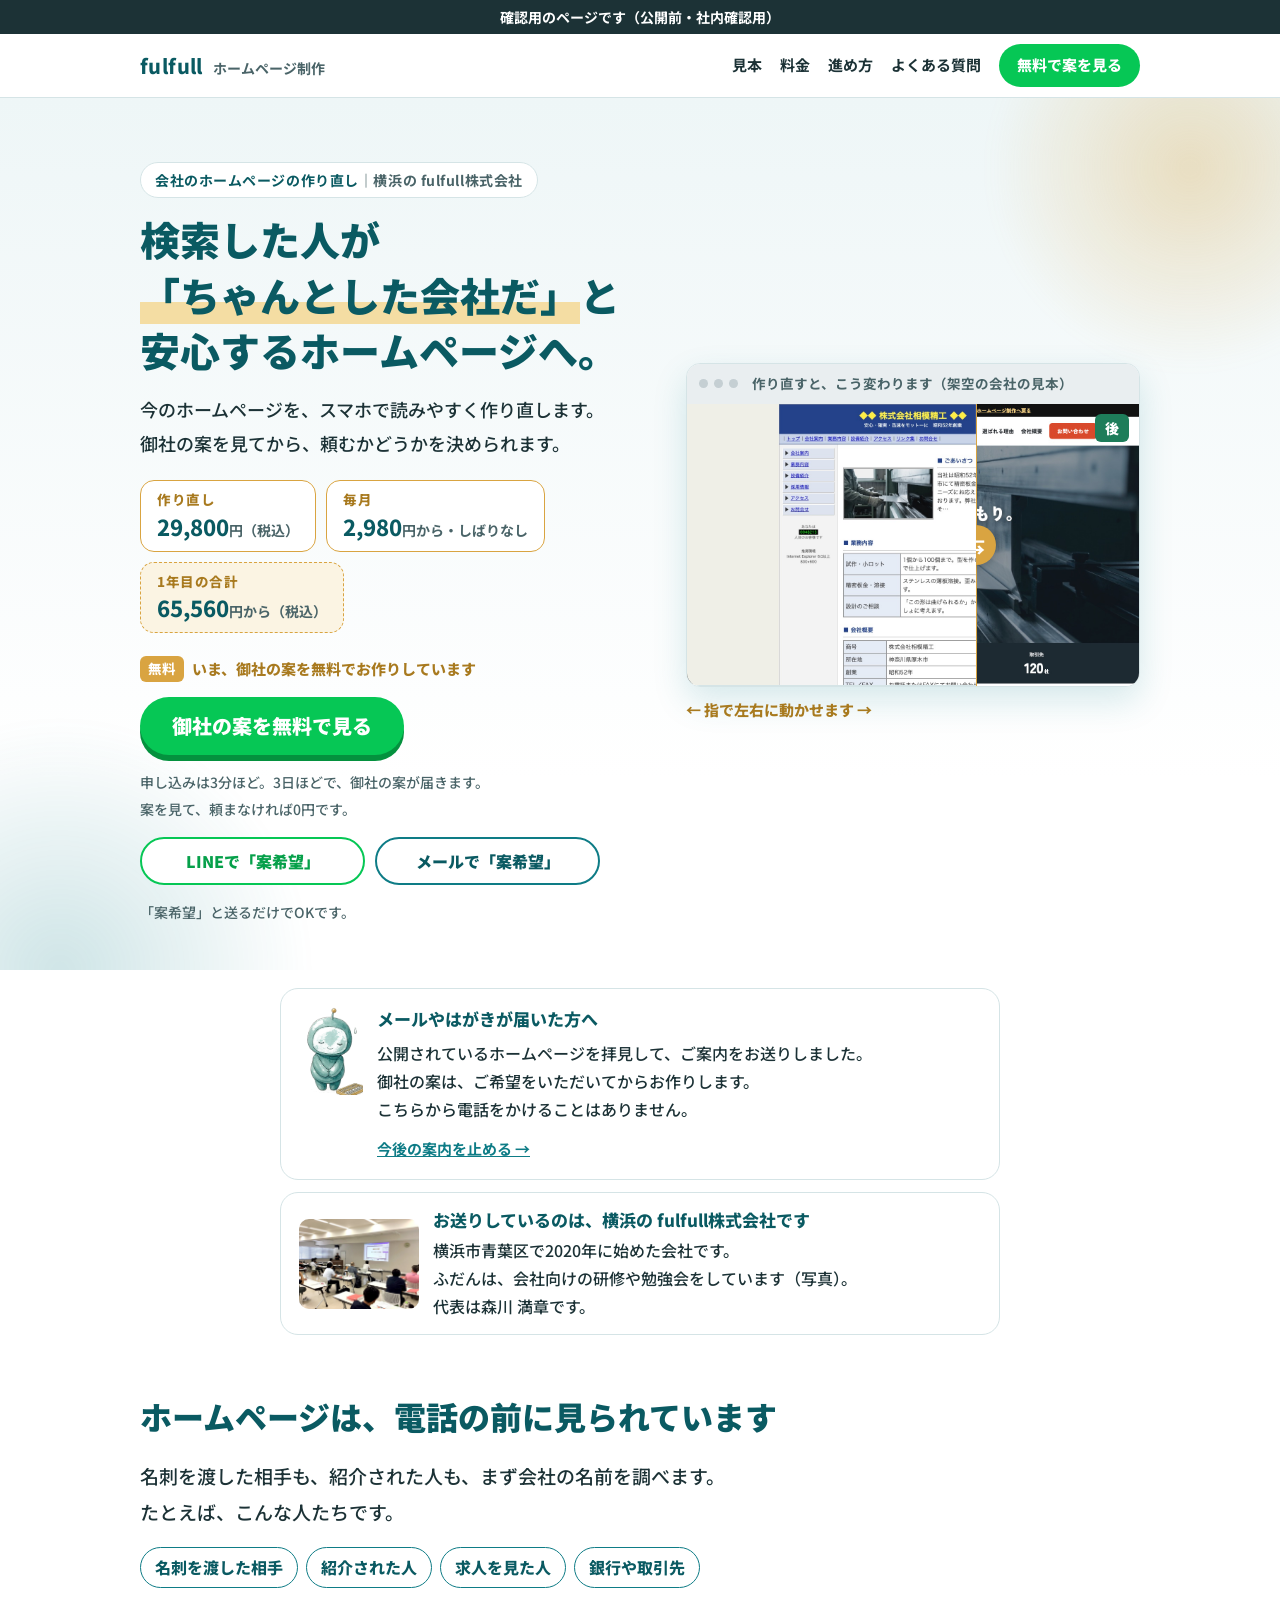
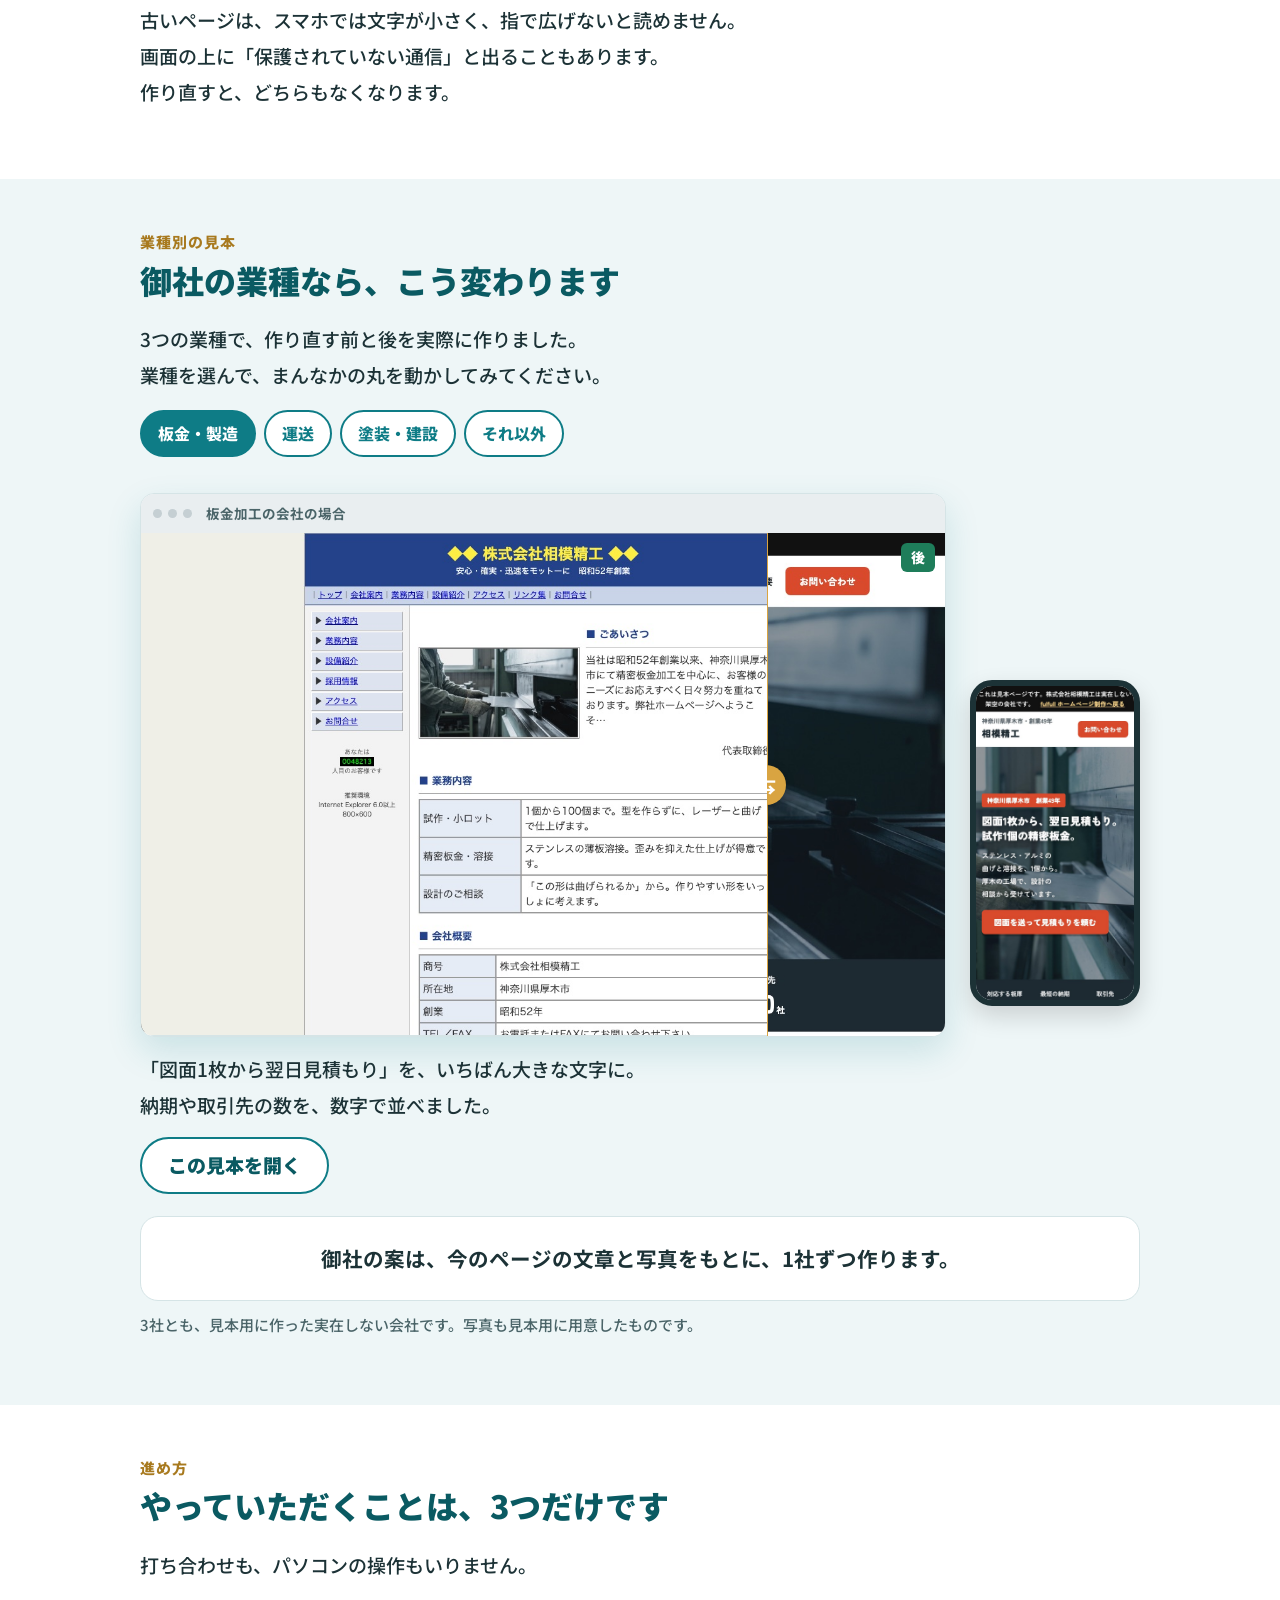
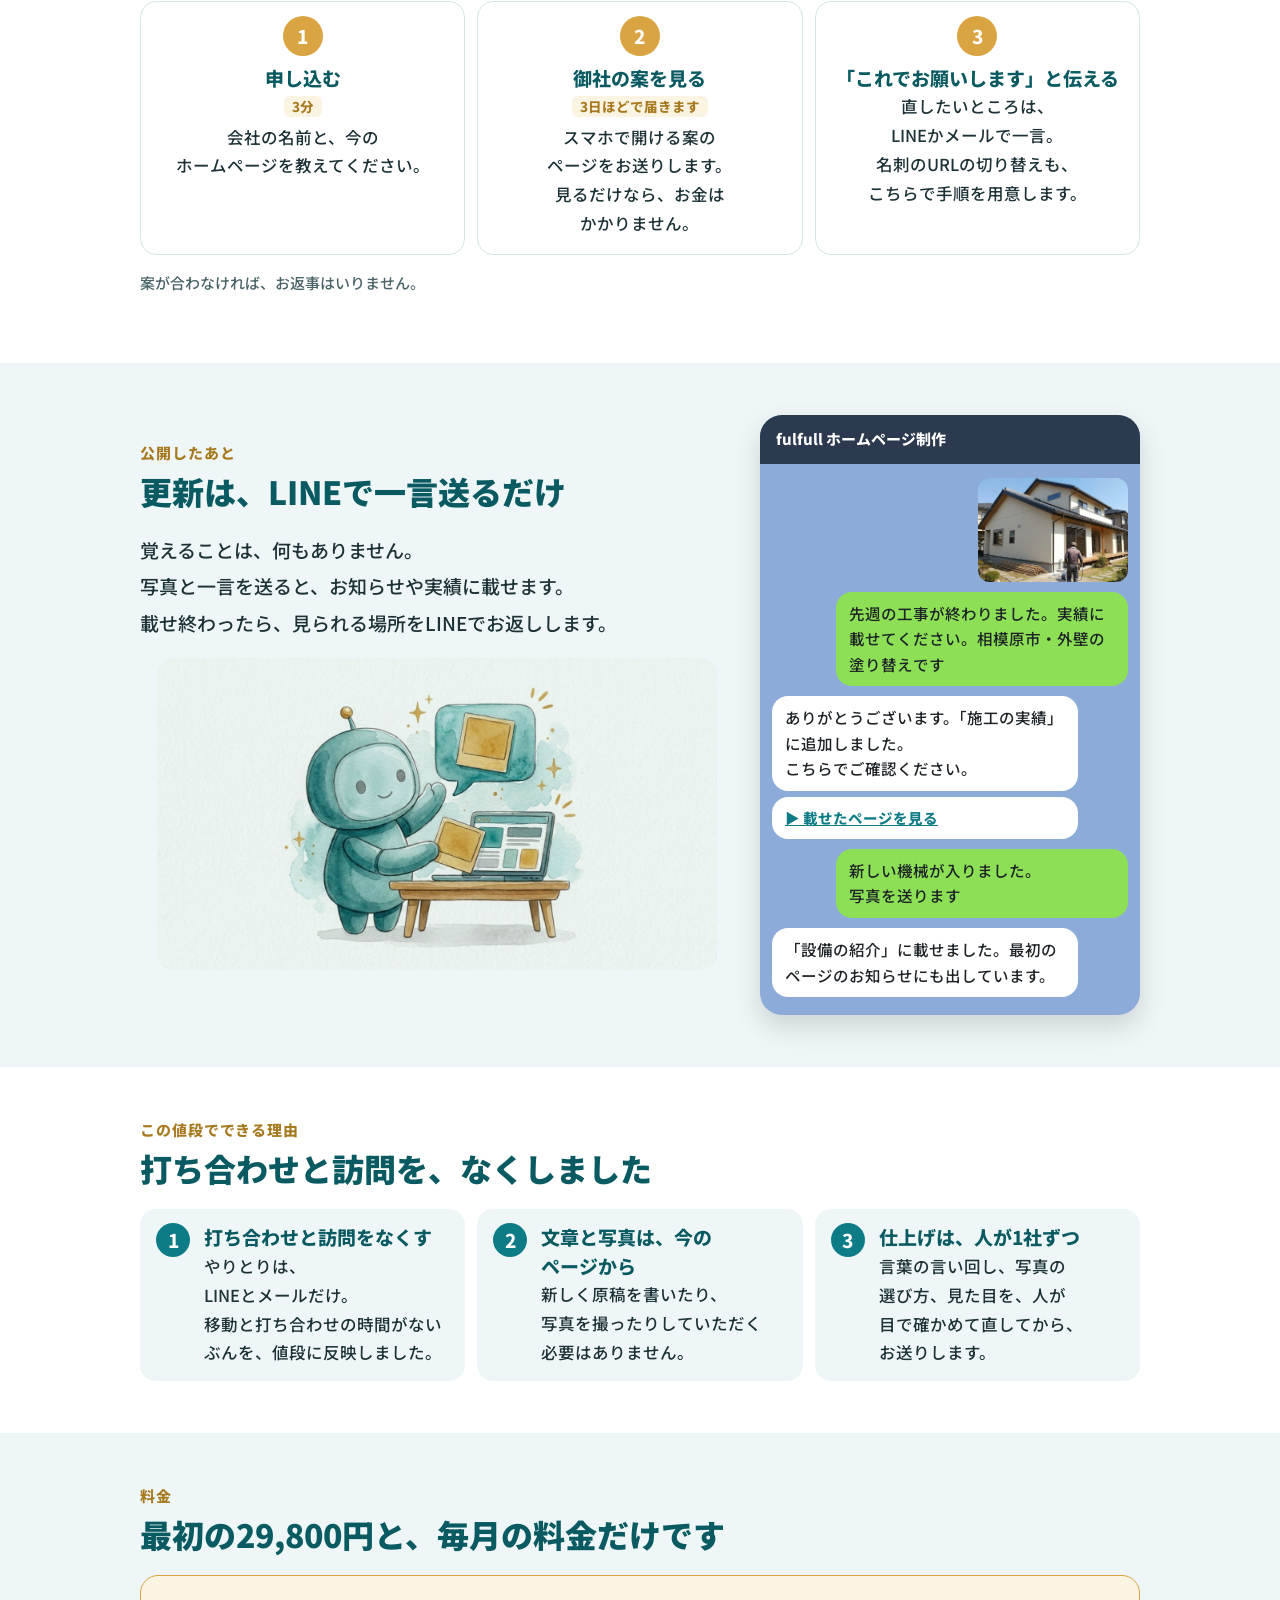
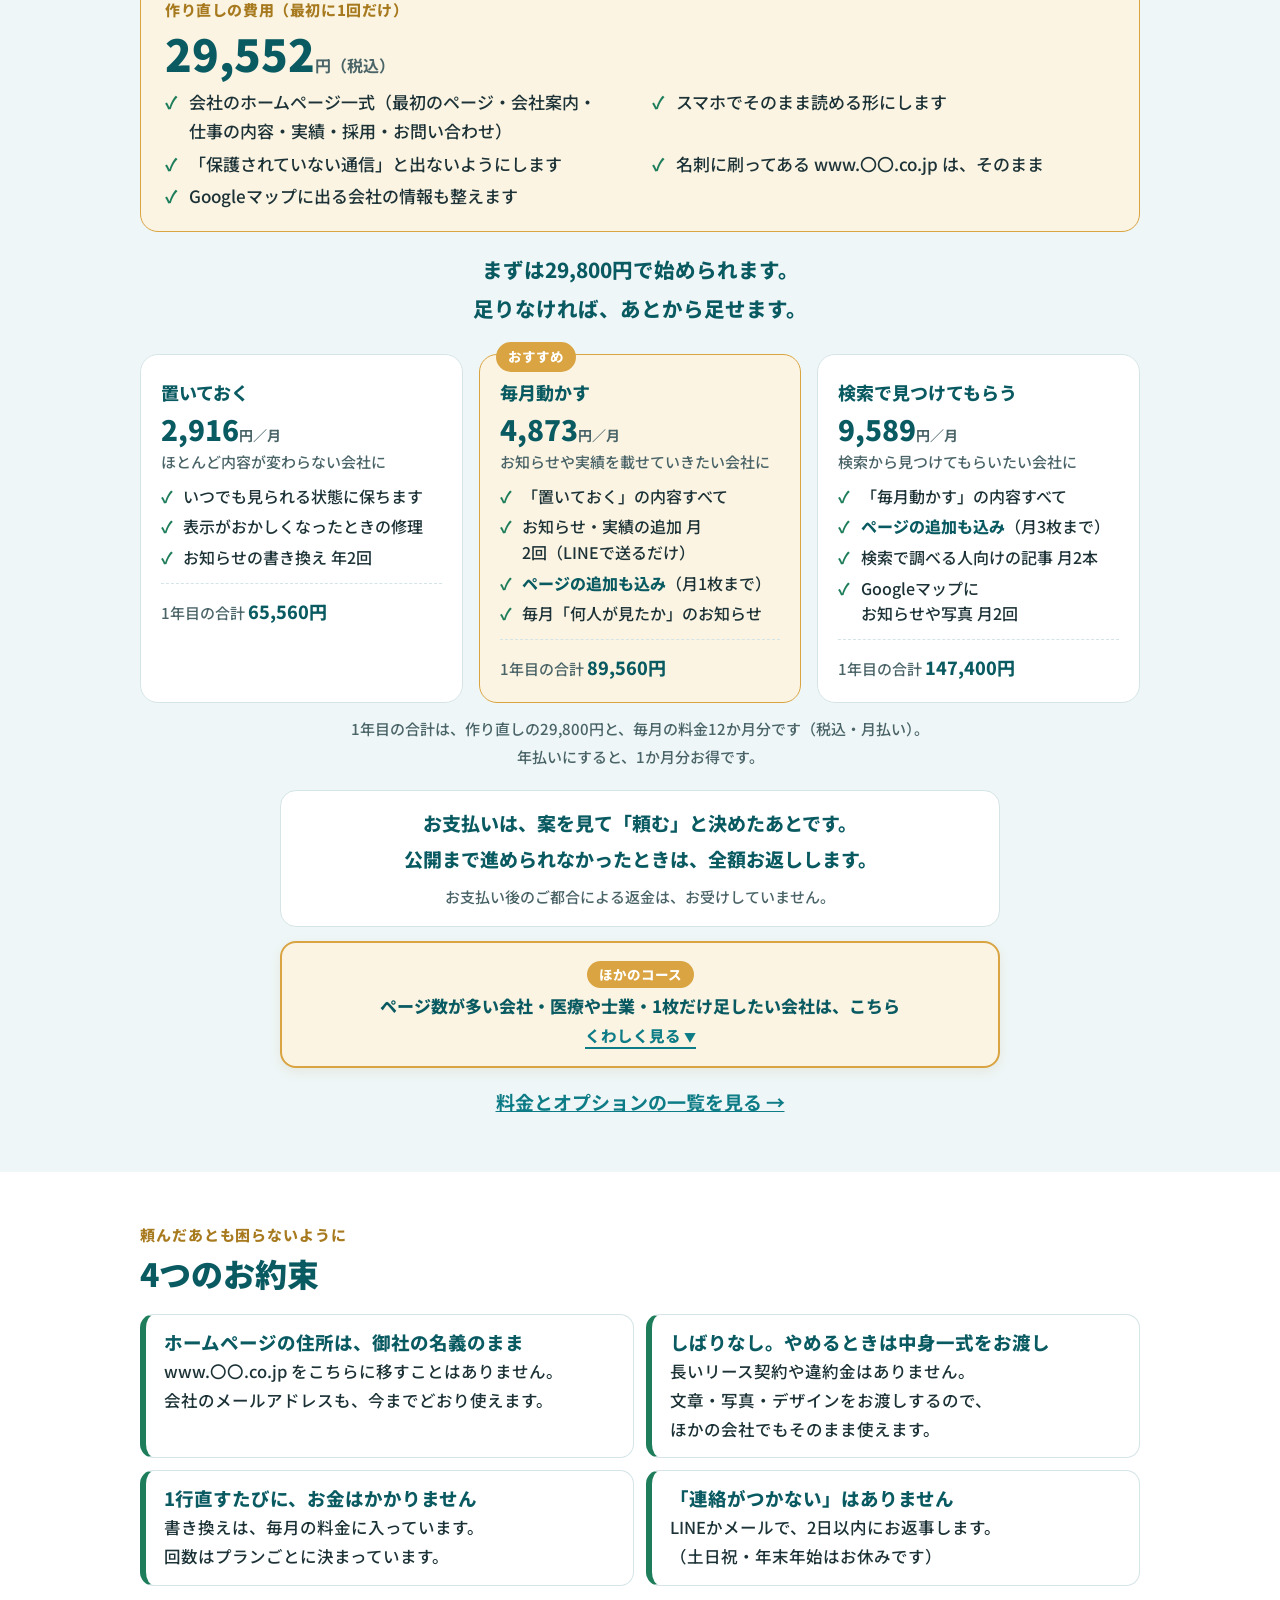
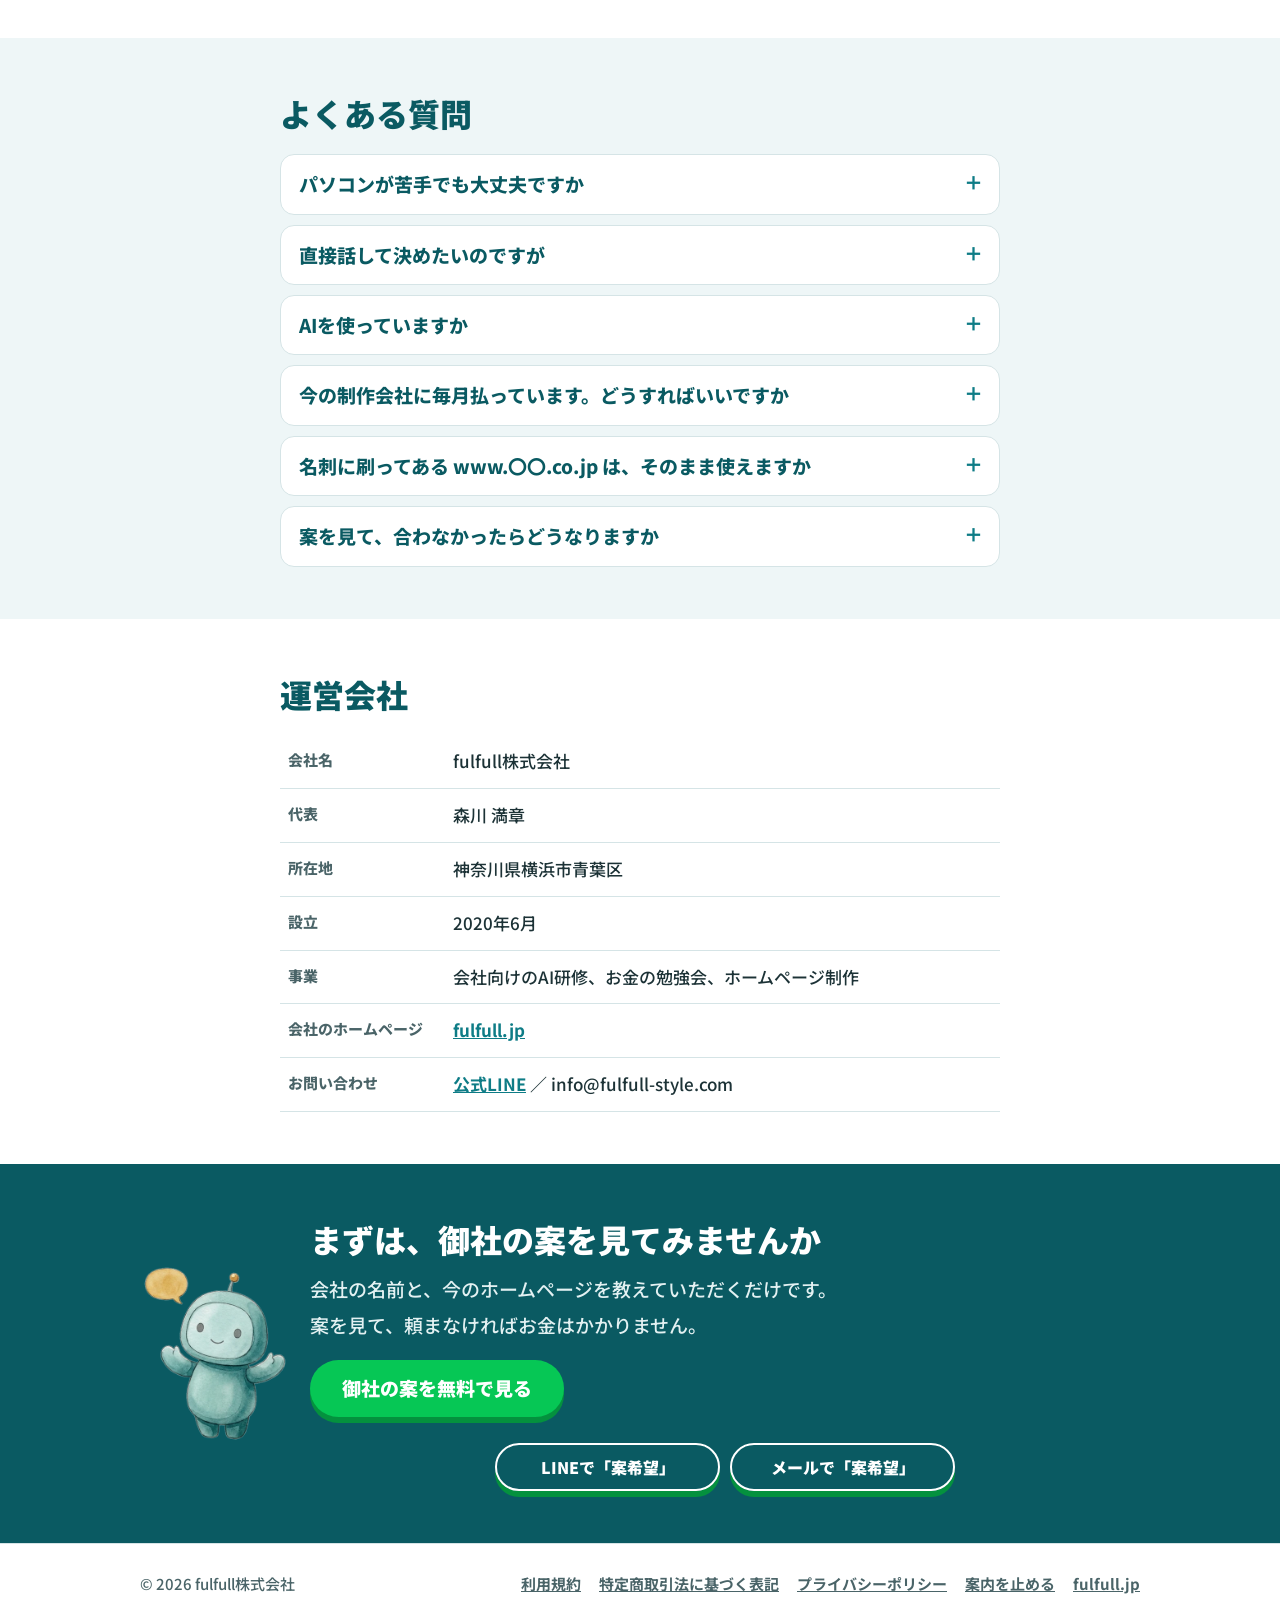
<file: index.html>
<!doctype html>
<html lang="ja">
<head>
<meta charset="utf-8">
<meta name="robots" content="noindex,nofollow">
<meta name="viewport" content="width=device-width,initial-scale=1">
<title>会社のホームページを29,800円で新しく｜fulfull ホームページ制作</title>
<meta name="description" content="検索した人が「ちゃんとした会社だ」と安心するホームページへ。今のホームページを29,800円で作り直します。むずかしいことは全部おまかせ。できあがりを見てから決められます。運営はfulfull株式会社（横浜）。">
<meta property="og:type" content="website">
<meta property="og:title" content="会社のホームページを29,800円で新しく｜fulfull ホームページ制作">
<meta property="og:description" content="検索した人が「ちゃんとした会社だ」と安心するホームページへ。制作29,800円・月額2,980円から。できあがりを見てから決められます。">
<meta property="og:url" content="https://fulfull-style.com/">
<meta property="og:image" content="https://fulfull-style.com/img/ogp.png">
<meta name="twitter:card" content="summary_large_image">
<link rel="preconnect" href="https://fonts.googleapis.com">
<link rel="preconnect" href="https://fonts.gstatic.com" crossorigin>
<link rel="stylesheet" href="https://fonts.googleapis.com/css2?family=Noto+Sans+JP:wght@500;700;800;900&display=swap">
<link rel="stylesheet" href="style.css?v=26">
</head>
<body class="big">
<div style="background:#1C3236;color:#fff;text-align:center;font-size:14px;font-weight:700;padding:6px 12px;line-height:1.6">確認用のページです（公開前・社内確認用）</div>

<header class="top">
  <div class="wrap">
    <a class="brand" href="./"><b>fulfull</b><span>ホームページ制作</span></a>
    <nav>
      <a href="#samples">見本</a>
      <a href="#price">料金</a>
      <a href="#flow">進め方</a>
      <a href="#faq">よくある質問</a>
      <a class="cta" href="apply/">無料で案を見る</a>
    </nav>
  </div>
</header>

<main>

<div class="hero">
  <div class="wrap">
    <div class="toname" hidden></div>
    <div class="eyebrow">会社のホームページの作り直し<span>｜横浜の fulfull株式会社</span></div>
    <h1>検索した人が<br><em>「ちゃんとした会社だ」</em>と<br>安心するホームページへ。</h1>
    <div class="now" hidden>
      <figure><img alt="御社の今のページを、パソコンとスマホで開いた画面" width="1128" height="856"></figure>
      <p><span class="l">ご案内に添えた、御社の今のページです。</span><span class="l">これを作り直した「御社の案」を、無料でお作りします。</span></p>
    </div>
    <div class="vis">
      <div class="frame"><div class="fbar"><i></i><i></i><i></i><span>作り直すと、こう変わります（架空の会社の見本）</span></div>
        <div class="cmp" style="--p:50%">
          <img src="sample/shots/seizo_after_pc.jpg" alt="作り直した後のページ" width="1280" height="800">
          <img class="top" src="sample/shots/seizo_before_pc.jpg" alt="作り直す前のページ" width="1280" height="800">
          <span class="tagb">前</span><span class="taga">後</span><span class="bar" aria-hidden="true"></span>
          <input type="range" min="0" max="100" value="50" aria-label="前と後を見比べるつまみ">
        </div></div>
      <p class="ba-note"><b class="hint">← 指で左右に動かせます →</b></p>
    </div>
    <p class="lede"><span class="l">今のホームページを、スマホで読みやすく作り直します。</span><span class="l">御社の案を見てから、頼むかどうかを決められます。</span></p>
    <ul class="pricechip">
      <li><span>作り直し</span><b>29,800</b><small>円（税込）</small></li>
      <li><span>毎月</span><b>2,980</b><small>円から・しばりなし</small></li>
      <li class="yr1"><span>1年目の合計</span><b>65,560</b><small>円から（税込）</small></li>
    </ul>
    <div class="btnrow">
      <div class="camp">いま、御社の案を無料でお作りしています</div>
      <a class="btn" href="apply/?ref=lp_top">御社の案を無料で見る</a>
      <small><span class="l">申し込みは3分ほど。3日ほどで、御社の案が届きます。</span><span class="l">案を見て、頼まなければ0円です。</span></small>
      <div class="alt2"><a class="btn ghost lineb" href="https://line.me/R/ti/p/@260picvu">LINEで「案希望」</a><a class="btn ghost mailb" href="mailto:info@fulfull-style.com?subject=%E6%A1%88%E5%B8%8C%E6%9C%9B&body=%E6%A1%88%E5%B8%8C%E6%9C%9B%0A%E4%BC%9A%E7%A4%BE%E5%90%8D%EF%BC%9A%0A%E4%BB%8A%E3%81%AE%E3%83%9B%E3%83%BC%E3%83%A0%E3%83%9A%E3%83%BC%E3%82%B8%E3%81%AE%E3%82%A2%E3%83%89%E3%83%AC%E3%82%B9%EF%BC%9A%0A">メールで「案希望」</a></div>
      <small class="alt2n">「案希望」と送るだけでOKです。</small>
    </div>
  </div>
</div>

<section class="letter-mini" id="letter">
  <div class="narrow">
    <div class="lm">
      <img src="img/ill_gomen.webp" alt="" width="340" height="490">
      <div>
        <b>メールやはがきが届いた方へ</b>
        <p><span class="l">公開されているホームページを拝見して、ご案内をお送りしました。</span><span class="l">御社の案は、ご希望をいただいてからお作りします。</span><span class="l">こちらから電話をかけることはありません。</span></p>
        <a href="stop/">今後の案内を止める →</a>
      </div>
    </div>
    <div class="whoweare">
      <img src="img/kenshu_1.jpg" alt="会社向けの研修で話している様子" width="1000" height="750">
      <div>
        <b>お送りしているのは、横浜の fulfull株式会社です</b>
        <p><span class="l">横浜市青葉区で2020年に始めた会社です。</span><span class="l">ふだんは、会社向けの研修や勉強会をしています（写真）。</span><span class="l">代表は森川 満章です。</span></p>
      </div>
    </div>
  </div>
</section>

<section>
  <div class="wrap">
    <h2>ホームページは、電話の前に見られています</h2>
    <p><span class="l">名刺を渡した相手も、紹介された人も、まず会社の名前を調べます。</span><span class="l">たとえば、こんな人たちです。</span></p>
    <ul class="whochips"><li>名刺を渡した相手</li><li>紹介された人</li><li>求人を見た人</li><li>銀行や取引先</li></ul>
    <p style="margin-top:14px"><span class="l">古いページは、スマホでは文字が小さく、指で広げないと読めません。</span><span class="l">画面の上に「保護されていない通信」と出ることもあります。</span><span class="l">作り直すと、どちらもなくなります。</span></p>
  </div>
</section>

<section class="tint" id="samples">
  <div class="wrap">
    <h2><small>業種別の見本</small>御社の業種なら、こう変わります</h2>
    <p><span class="l">3つの業種で、作り直す前と後を実際に作りました。</span><span class="l">業種を選んで、まんなかの丸を動かしてみてください。</span></p>
    <div class="tabs" role="tablist">
      <button role="tab" aria-selected="true" data-t="0">板金・製造</button>
      <button role="tab" aria-selected="false" data-t="1">運送</button>
      <button role="tab" aria-selected="false" data-t="2">塗装・建設</button>
      <button role="tab" aria-selected="false" data-t="3">それ以外</button>
    </div>
    <div class="samples">
      <article class="sample" data-p="0"><div class="frame"><div class="fbar"><i></i><i></i><i></i><span>板金加工の会社の場合</span></div>
        <div class="cmp" style="--p:50%">
          <img src="sample/shots/seizo_after_pc.jpg" alt="作り直した後のページ" width="1280" height="800" loading="lazy">
          <img class="top" src="sample/shots/seizo_before_pc.jpg" alt="作り直す前のページ" width="1280" height="800" loading="lazy">
          <span class="tagb">前</span><span class="taga">後</span><span class="bar" aria-hidden="true"></span>
          <input type="range" min="0" max="100" value="50" aria-label="前と後を見比べるつまみ">
        </div></div><div class="sp"><img src="sample/shots/seizo_after_sp.jpg" alt="スマホで見たところ" width="750" height="1440" loading="lazy"></div><p class="pt"><span class="l">「図面1枚から翌日見積もり」を、いちばん大きな文字に。</span><span class="l">納期や取引先の数を、数字で並べました。</span></p><a class="btn ghost" href="sample/seizo/">この見本を開く</a></article>
      <article class="sample" data-p="1" hidden><div class="frame"><div class="fbar"><i></i><i></i><i></i><span>運送会社の場合</span></div>
        <div class="cmp" style="--p:50%">
          <img src="sample/shots/unso_after_pc.jpg" alt="作り直した後のページ" width="1280" height="800" loading="lazy">
          <img class="top" src="sample/shots/unso_before_pc.jpg" alt="作り直す前のページ" width="1280" height="800" loading="lazy">
          <span class="tagb">前</span><span class="taga">後</span><span class="bar" aria-hidden="true"></span>
          <input type="range" min="0" max="100" value="50" aria-label="前と後を見比べるつまみ">
        </div></div><div class="sp"><img src="sample/shots/unso_after_sp.jpg" alt="スマホで見たところ" width="750" height="1440" loading="lazy"></div><p class="pt"><span class="l">いちばん上の一行を「何を、どこまで、いつ届けるか」に。</span><span class="l">問い合わせのボタンを、すぐ目に入る場所に置きました。</span></p><a class="btn ghost" href="sample/unso/">この見本を開く</a></article>
      <article class="sample" data-p="2" hidden><div class="frame"><div class="fbar"><i></i><i></i><i></i><span>塗装店の場合</span></div>
        <div class="cmp" style="--p:50%">
          <img src="sample/shots/kensetsu_after_pc.jpg" alt="作り直した後のページ" width="1280" height="800" loading="lazy">
          <img class="top" src="sample/shots/kensetsu_before_pc.jpg" alt="作り直す前のページ" width="1280" height="800" loading="lazy">
          <span class="tagb">前</span><span class="taga">後</span><span class="bar" aria-hidden="true"></span>
          <input type="range" min="0" max="100" value="50" aria-label="前と後を見比べるつまみ">
        </div></div><div class="sp"><img src="sample/shots/kensetsu_after_sp.jpg" alt="スマホで見たところ" width="750" height="1440" loading="lazy"></div><p class="pt"><span class="l">「10年たっても電話がつながる」を約束の言葉に。</span><span class="l">見積もりの出し方と保証を、先に見せています。</span></p><a class="btn ghost" href="sample/kensetsu/">この見本を開く</a></article>
    <article class="sample other" data-p="3" hidden><div class="scene center"><p><span class="l">設備・電気・造園・印刷・整備・介護・歯科・士業など、</span><span class="l">ほかの業種でも、お作りします。</span></p></div></article>
    </div>
    <div class="scene center" style="margin-top:22px"><p><span class="l">御社の案は、今のページの文章と写真をもとに、1社ずつ作ります。</span></p></div>
    <p class="note" style="margin-top:10px">3社とも、見本用に作った実在しない会社です。写真も見本用に用意したものです。</p>
  </div>
</section>

<section id="flow">
  <div class="wrap">
    <h2><small>進め方</small>やっていただくことは、3つだけです</h2>
    <p><span class="l">打ち合わせも、パソコンの操作もいりません。</span></p>
    <ol class="steps three">
      <li><b>申し込む<em>3分</em></b><span><span class="l">会社の名前と、今のホームページを教えてください。</span></span></li>
      <li><b>御社の案を見る<em>3日ほどで届きます</em></b><span><span class="l">スマホで開ける案のページをお送りします。</span><span class="l">見るだけなら、お金はかかりません。</span></span></li>
      <li><b>「これでお願いします」と伝える</b><span><span class="l">直したいところは、LINEかメールで一言。</span><span class="l">名刺のURLの切り替えも、こちらで手順を用意します。</span></span></li>
    </ol>
    <p class="note" style="margin-top:14px"><span class="l">案が合わなければ、お返事はいりません。</span></p>
  </div>
</section>

<section class="tint" id="line">
  <div class="wrap linegrid">
    <div>
      <h2><small>公開したあと</small>更新は、LINEで一言送るだけ</h2>
      <p><span class="l">覚えることは、何もありません。</span><span class="l">写真と一言を送ると、お知らせや実績に載せます。</span><span class="l">載せ終わったら、見られる場所をLINEでお返しします。</span></p>
      <img class="ill" src="img/ill_line.jpg" alt="" width="1400" height="788" loading="lazy">
    </div>
    <div class="chat" aria-label="LINEでのやりとりの例">
      <div class="chead">fulfull ホームページ制作</div>
      <div class="cbody">
        <div class="me"><span class="ph" aria-hidden="true"></span></div>
        <div class="me"><p>先週の工事が終わりました。実績に載せてください。相模原市・外壁の塗り替えです</p></div>
        <div class="you"><p>ありがとうございます。「施工の実績」に追加しました。<br>こちらでご確認ください。</p><p class="link">▶ 載せたページを見る</p></div>
        <div class="me"><p>新しい機械が入りました。写真を送ります</p></div>
        <div class="you"><p>「設備の紹介」に載せました。最初のページのお知らせにも出しています。</p></div>
      </div>
    </div>
  </div>
</section>

<section id="why">
  <div class="wrap">
    <h2><small>この値段でできる理由</small>打ち合わせと訪問を、なくしました</h2>
    <ol class="how">
      <li><b>打ち合わせと訪問をなくす</b><span><span class="l">やりとりは、LINEとメールだけ。</span><span class="l">移動と打ち合わせの時間がないぶんを、値段に反映しました。</span></span></li>
      <li><b>文章と写真は、今のページから</b><span><span class="l">新しく原稿を書いたり、写真を撮ったりしていただく必要はありません。</span></span></li>
      <li><b>仕上げは、人が1社ずつ</b><span><span class="l">言葉の言い回し、写真の選び方、見た目を、人が目で確かめて直してから、お送りします。</span></span></li>
    </ol>
  </div>
</section>

<section class="tint" id="price">
  <div class="wrap">
    <h2><small>料金</small>最初の29,800円と、毎月の料金だけです</h2>
    <div class="priceone">
      <div class="lab">作り直しの費用（最初に1回だけ）</div>
      <div class="amt"><span data-count="29800">29,800</span><small>円（税込）</small></div>
      <ul>
        <li>会社のホームページ一式（最初のページ・会社案内・仕事の内容・実績・採用・お問い合わせ）</li>
        <li>スマホでそのまま読める形にします</li>
        <li>「保護されていない通信」と出ないようにします</li>
        <li>名刺に刷ってある www.〇〇.co.jp は、そのまま</li>
        <li>Googleマップに出る会社の情報も整えます</li>
      </ul>
    </div>
    <p class="enough"><span class="l">まずは29,800円で始められます。</span><span class="l">足りなければ、あとから足せます。</span></p>
    <div class="plans">
      <div class="plan">
        <div class="nm">置いておく</div>
        <div class="mo"><span data-count="2980">2,980</span><small>円／月</small></div>
        <p class="forwho">ほとんど内容が変わらない会社に</p>
        <ul><li>いつでも見られる状態に保ちます</li><li>表示がおかしくなったときの修理</li><li>お知らせの書き換え 年2回</li></ul>
        <p class="yr">1年目の合計 <b>65,560円</b></p>
      </div>
      <div class="plan rec">
        <div class="osusume">おすすめ</div>
        <div class="nm">毎月動かす</div>
        <div class="mo"><span data-count="4980">4,980</span><small>円／月</small></div>
        <p class="forwho">お知らせや実績を載せていきたい会社に</p>
        <ul><li>「置いておく」の内容すべて</li><li>お知らせ・実績の追加 月2回（LINEで送るだけ）</li><li><b>ページの追加も込み</b>（月1枚まで）</li><li>毎月「何人が見たか」のお知らせ</li></ul>
        <p class="yr">1年目の合計 <b>89,560円</b></p>
      </div>
      <div class="plan">
        <div class="nm">検索で見つけてもらう</div>
        <div class="mo"><span data-count="9800">9,800</span><small>円／月</small></div>
        <p class="forwho">検索から見つけてもらいたい会社に</p>
        <ul><li>「毎月動かす」の内容すべて</li><li><b>ページの追加も込み</b>（月3枚まで）</li><li>検索で調べる人向けの記事 月2本</li><li>Googleマップにお知らせや写真 月2回</li></ul>
        <p class="yr">1年目の合計 <b>147,400円</b></p>
      </div>
    </div>
    <p class="note center" style="margin-top:12px"><span class="l">1年目の合計は、作り直しの29,800円と、毎月の料金12か月分です（税込・月払い）。</span><span class="l">年払いにすると、1か月分お得です。</span></p>
    <div class="paynote">
      <p><span class="l">お支払いは、案を見て「頼む」と決めたあとです。</span><span class="l">公開まで進められなかったときは、全額お返しします。</span></p>
      <p class="note"><span class="l">お支払い後のご都合による返金は、お受けしていません。</span></p>
    </div>
    <details class="upper"><summary><span class="ulab">ほかのコース</span><b>ページ数が多い会社・医療や士業・1枚だけ足したい会社は、こちら</b><i>くわしく見る</i></summary><div class="a">
      <p><span class="l"><b>しっかりコース 98,000円（税込）</b></span><span class="l">15ページまで。Zoom（テレビ電話）での打ち合わせが2回付きます。</span><span class="l">まずは29,800円で始めて、あとから切り替える場合は差額だけです。</span></p>
      <p><span class="l"><b>医療・介護・士業コース 49,800円（税込）</b></span><span class="l">クリニック・歯科・介護の事業所・税理士・社労士の事務所向けに、8ページまで。</span><span class="l">体験談や「地域No.1」のような言葉は、最初から入れずに作ります。</span><span class="l">載せる内容が業界の決まり（医療広告ガイドラインなど）に合っているかの最後の確認は、お客さまの側でお願いしています。</span></p>
      <p><span class="l"><b>LPプラン 19,800円（税込・Zoom 30分込み）</b></span><span class="l">今のホームページはそのままで、求人や相談会など、目的を1つにしぼったページを1枚作ります。</span><span class="l">公開後は毎月4,980円で、書き換えをご依頼のたびにお受けします。</span></p>
    </div></details>
    <p class="center" style="margin:16px 0 0;font-weight:800"><a href="ryokin/">料金とオプションの一覧を見る →</a></p>
  </div>
</section>

<section id="promise">
  <div class="wrap">
    <h2><small>頼んだあとも困らないように</small>4つのお約束</h2>
    <ul class="promise">
      <li><b>ホームページの住所は、御社の名義のまま</b><span><span class="l">www.〇〇.co.jp をこちらに移すことはありません。</span><span class="l">会社のメールアドレスも、今までどおり使えます。</span></span></li>
      <li><b>しばりなし。やめるときは中身一式をお渡し</b><span><span class="l">長いリース契約や違約金はありません。</span><span class="l">文章・写真・デザインをお渡しするので、ほかの会社でもそのまま使えます。</span></span></li>
      <li><b>1行直すたびに、お金はかかりません</b><span><span class="l">書き換えは、毎月の料金に入っています。</span><span class="l">回数はプランごとに決まっています。</span></span></li>
      <li><b>「連絡がつかない」はありません</b><span><span class="l">LINEかメールで、2日以内にお返事します。</span><span class="l">（土日祝・年末年始はお休みです）</span></span></li>
    </ul>
  </div>
</section>

<section class="tint" id="faq">
  <div class="narrow">
    <h2>よくある質問</h2>
    <div class="faq">
      <details><summary>パソコンが苦手でも大丈夫ですか</summary><div class="a"><p><span class="l">大丈夫です。</span><span class="l">スマホとLINEが使えれば、最後まで進められます。</span><span class="l">LINEを使っていない場合は、メールでやりとりします。</span></p></div></details>
      <details><summary>直接話して決めたいのですが</summary><div class="a"><p><span class="l">わからないことは、LINEかメールでいつでもお聞きください。お答えするのは無料です。</span><span class="l">顔を見て話したい方は、Zoom（テレビ電話）での打ち合わせもできます。</span><span class="l">30分 5,500円（税込）です。</span><span class="l"><a href="https://utage-system.com/event/OcN5JMBjuHrw/register">Zoomの日時を選ぶページへ</a></span></p></div></details>
      <details><summary>AIを使っていますか</summary><div class="a"><p><span class="l">はい。下書きづくりに使っています。</span><span class="l">fulfullは、会社向けにAIの使い方を教える研修もしている会社です。</span><span class="l">文章は御社の今のページをもとに1社ずつ作り、色や写真も御社に合わせます。</span><span class="l">仕上げは人が目で確かめてから、お送りします。</span></p></div></details>
      <details><summary>今の制作会社に毎月払っています。どうすればいいですか</summary><div class="a"><p><span class="l">まずは今の契約のまま、御社の案だけ見てください。</span><span class="l">切り替えると決めたら、今の契約のやめ方の確かめ方と、URLの切り替えの手順をお伝えします。</span></p></div></details>
      <details><summary>名刺に刷ってある www.〇〇.co.jp は、そのまま使えますか</summary><div class="a"><p><span class="l">使えます。</span><span class="l">住所はそのままで、中身だけ新しいページに入れ替えます。</span><span class="l">年に1回の住所の更新料は、今までどおり今の会社へお支払いください。</span><span class="l">どの会社で管理しているかわからない場合も、調べ方からご案内します。</span></p></div></details>
      <details><summary>案を見て、合わなかったらどうなりますか</summary><div class="a"><p><span class="l">そのままお断りください。</span><span class="l">お金はかかりません。</span><span class="l">こちらから電話をかけることもありません。</span></p></div></details>
    </div>
  </div>
</section>

<section id="company">
  <div class="narrow">
    <h2>運営会社</h2>
    <table class="tbl">
      <tr><th>会社名</th><td>fulfull株式会社</td></tr>
      <tr><th>代表</th><td>森川 満章</td></tr>
      <tr><th>所在地</th><td>神奈川県横浜市青葉区</td></tr>
      <tr><th>設立</th><td>2020年6月</td></tr>
      <tr><th>事業</th><td>会社向けのAI研修、お金の勉強会、ホームページ制作</td></tr>
      <tr><th>会社のホームページ</th><td><a href="https://fulfull.jp/">fulfull.jp</a></td></tr>
      <tr><th>お問い合わせ</th><td><a href="https://line.me/R/ti/p/@260picvu">公式LINE</a> ／ info@fulfull-style.com</td></tr>
    </table>
  </div>
</section>

<section class="close">
  <div class="wrap">
    <img src="img/mascot_invite.webp" alt="" width="440" height="440">
    <div>
      <h2>まずは、御社の案を見てみませんか</h2>
      <p><span class="l">会社の名前と、今のホームページを教えていただくだけです。</span><span class="l">案を見て、頼まなければお金はかかりません。</span></p>
      <a class="btn" href="apply/?ref=lp_bottom">御社の案を無料で見る</a>
      <div class="alt2 closeline"><a class="btn ghost lineb" href="https://line.me/R/ti/p/@260picvu">LINEで「案希望」</a><a class="btn ghost mailb" href="mailto:info@fulfull-style.com?subject=%E6%A1%88%E5%B8%8C%E6%9C%9B&body=%E6%A1%88%E5%B8%8C%E6%9C%9B%0A%E4%BC%9A%E7%A4%BE%E5%90%8D%EF%BC%9A%0A%E4%BB%8A%E3%81%AE%E3%83%9B%E3%83%BC%E3%83%A0%E3%83%9A%E3%83%BC%E3%82%B8%E3%81%AE%E3%82%A2%E3%83%89%E3%83%AC%E3%82%B9%EF%BC%9A%0A">メールで「案希望」</a></div>
    </div>
  </div>
</section>

</main>

<footer>
  <div class="wrap">
    <span>© 2026 fulfull株式会社</span>
    <nav>
      <a href="terms/">利用規約</a>
      <a href="law/">特定商取引法に基づく表記</a>
      <a href="privacy/">プライバシーポリシー</a>
      <a href="stop/">案内を止める</a>
      <a href="https://fulfull.jp/">fulfull.jp</a>
    </nav>
  </div>
</footer>

<script>
(function(){
  var reduce = window.matchMedia && matchMedia("(prefers-reduced-motion: reduce)").matches;
  // 前後を見比べるつまみ
  document.querySelectorAll(".cmp").forEach(function(c){
    var r=c.querySelector("input"); var set=function(v){c.style.setProperty("--p",v+"%")};
    r.addEventListener("input",function(){c.dataset.touched="1";set(r.value)}); set(r.value);
  });
  var ease=function(t){return t<.5?2*t*t:1-Math.pow(-2*t+2,2)/2};
  function demo(c){ // つまみが一往復して「動かせる」と伝える
    if(reduce) return;
    var r=c.querySelector("input"),keys=[50,90,12,50],seg=800,t0=performance.now(),loop=!!c.closest(".hero");
    (function f(t){ if(c.dataset.touched) return; var e=t-t0,i=Math.min(keys.length-2,Math.floor(e/seg)),k=Math.min(1,(e-i*seg)/seg),v=keys[i]+(keys[i+1]-keys[i])*ease(k);
      r.value=v; c.style.setProperty("--p",v+"%"); if(e<seg*(keys.length-1)) requestAnimationFrame(f); else if(loop) setTimeout(function(){ t0=performance.now(); requestAnimationFrame(f); }, 1800); })(t0);
  }
  // メール・はがきから来た方へ、宛名を出す（?to=会社名）
  try{ var sl=new URLSearchParams(location.search).get("s"); if(sl && /^[a-z0-9]{6,16}$/.test(sl)){ var nw=document.querySelector(".hero .now"); nw.querySelector("img").src="an/"+sl+"/m/first_now.jpg"; nw.hidden=false; document.querySelector(".hero").classList.add("has-now"); } }catch(e){}
  try{ var to=new URLSearchParams(location.search).get("to"); if(to){ to=to.slice(0,40); var t=document.querySelector(".toname"); t.textContent=to+"さまへ　ご案内をお送りした fulfull です"; t.hidden=false; document.querySelectorAll('a[href^="apply/"]').forEach(function(a){a.href=a.href+(a.href.indexOf("?")<0?"?":"&")+"to="+encodeURIComponent(to)}); } }catch(e){}
  // 業種の指定（?g=seizo|unso|kensetsu）：最初の見本とタブを、その業種にする
  try{ var g=new URLSearchParams(location.search).get("g"), gi={seizo:0,unso:1,kensetsu:2}[g];
    if(gi!==undefined){ var hc=document.querySelector(".hero .cmp"), im=hc.querySelectorAll("img"); im[0].src="sample/shots/"+g+"_after_pc.jpg"; im[1].src="sample/shots/"+g+"_before_pc.jpg";
      document.querySelectorAll(".sample[data-p]").forEach(function(p){p.hidden=p.dataset.p!=String(gi)}); document.querySelectorAll(".tabs button").forEach(function(b){b.setAttribute("aria-selected", b.dataset.t===String(gi)?"true":"false")}); } }catch(e){}
  // 業種のタブ
  var tabs=document.querySelectorAll(".tabs button"), panes=document.querySelectorAll(".sample[data-p]");
  tabs.forEach(function(b){ b.addEventListener("click",function(){
    tabs.forEach(function(x){x.setAttribute("aria-selected", x===b?"true":"false")});
    panes.forEach(function(p){ var on=p.dataset.p===b.dataset.t; p.hidden=!on; if(on){ p.classList.add("in"); var c=p.querySelector(".cmp"); if(c){ delete c.dataset.touched; setTimeout(function(){demo(c)},200); }} });
  })});
  if (reduce || !("IntersectionObserver" in window)) return;
  var armed=false; // 表示の仕組みが動いていると確かめてから、隠す側の指定を有効にする
  // スクロールで現れる部品
  var groups=[["section h2",0],[".steps li",140],[".how li",140],[".promise li",90],[".sample",0],[".priceone",0],[".enough",0],[".upper",0],[".plan",120],[".paynote",0],[".photos figure",140],[".linkcard",0],[".scene",0],[".faq details",50],[".chat",0],[".lm",0],[".whoweare",0],[".tbl",0],[".close .wrap",0]];
  groups.forEach(function(g){
    var byParent=new Map();
    document.querySelectorAll(g[0]).forEach(function(el){
      var p=el.parentNode, i=byParent.get(p)||0; byParent.set(p,i+1);
      el.classList.add("rv"); if(g[2]) el.classList.add(g[2]); el.style.transitionDelay=(i*g[1])+"ms";
    });
  });
  document.querySelectorAll(".chat .cbody > div").forEach(function(el,i){el.classList.add("pop");el.style.transitionDelay=(300+i*550)+"ms"});
  function count(el){var to=+el.dataset.count,t0=performance.now(),d=900;(function f(t){var k=Math.min(1,(t-t0)/d);el.textContent=Math.round(to*ease(k)).toLocaleString("ja-JP");if(k<1)requestAnimationFrame(f)})(t0)}
  var io=new IntersectionObserver(function(es){ if(!armed){armed=true;document.documentElement.classList.add("js")} es.forEach(function(e){ if(!e.isIntersecting) return; var el=e.target; io.unobserve(el);
    el.classList.add("in");
    el.querySelectorAll("[data-count]").forEach(count);
    if(el.matches(".chat")) el.querySelectorAll(".pop").forEach(function(p){p.classList.add("in")});
    if(el.matches(".cmp")) setTimeout(function(){demo(el)}, el.closest(".hero")?700:250);
  })},{threshold:0,rootMargin:"0px 0px -8% 0px"});
  document.querySelectorAll(".rv,.cmp").forEach(function(el){io.observe(el)});
  // 取りこぼし防止：画面より上に来たものは必ず表示する
  var tick=0; function sweep(){ tick=0; var h=innerHeight*.96; document.querySelectorAll(".rv:not(.in)").forEach(function(el){ if(el.getBoundingClientRect().top<h){ el.classList.add("in"); el.querySelectorAll("[data-count]").forEach(count); if(el.matches(".chat")) el.querySelectorAll(".pop").forEach(function(p){p.classList.add("in")}); io.unobserve(el);} }); }
  addEventListener("scroll",function(){ if(!tick) tick=setTimeout(sweep,120) },{passive:true}); addEventListener("load",sweep);
})();
</script>
</body>
</html>
</file>
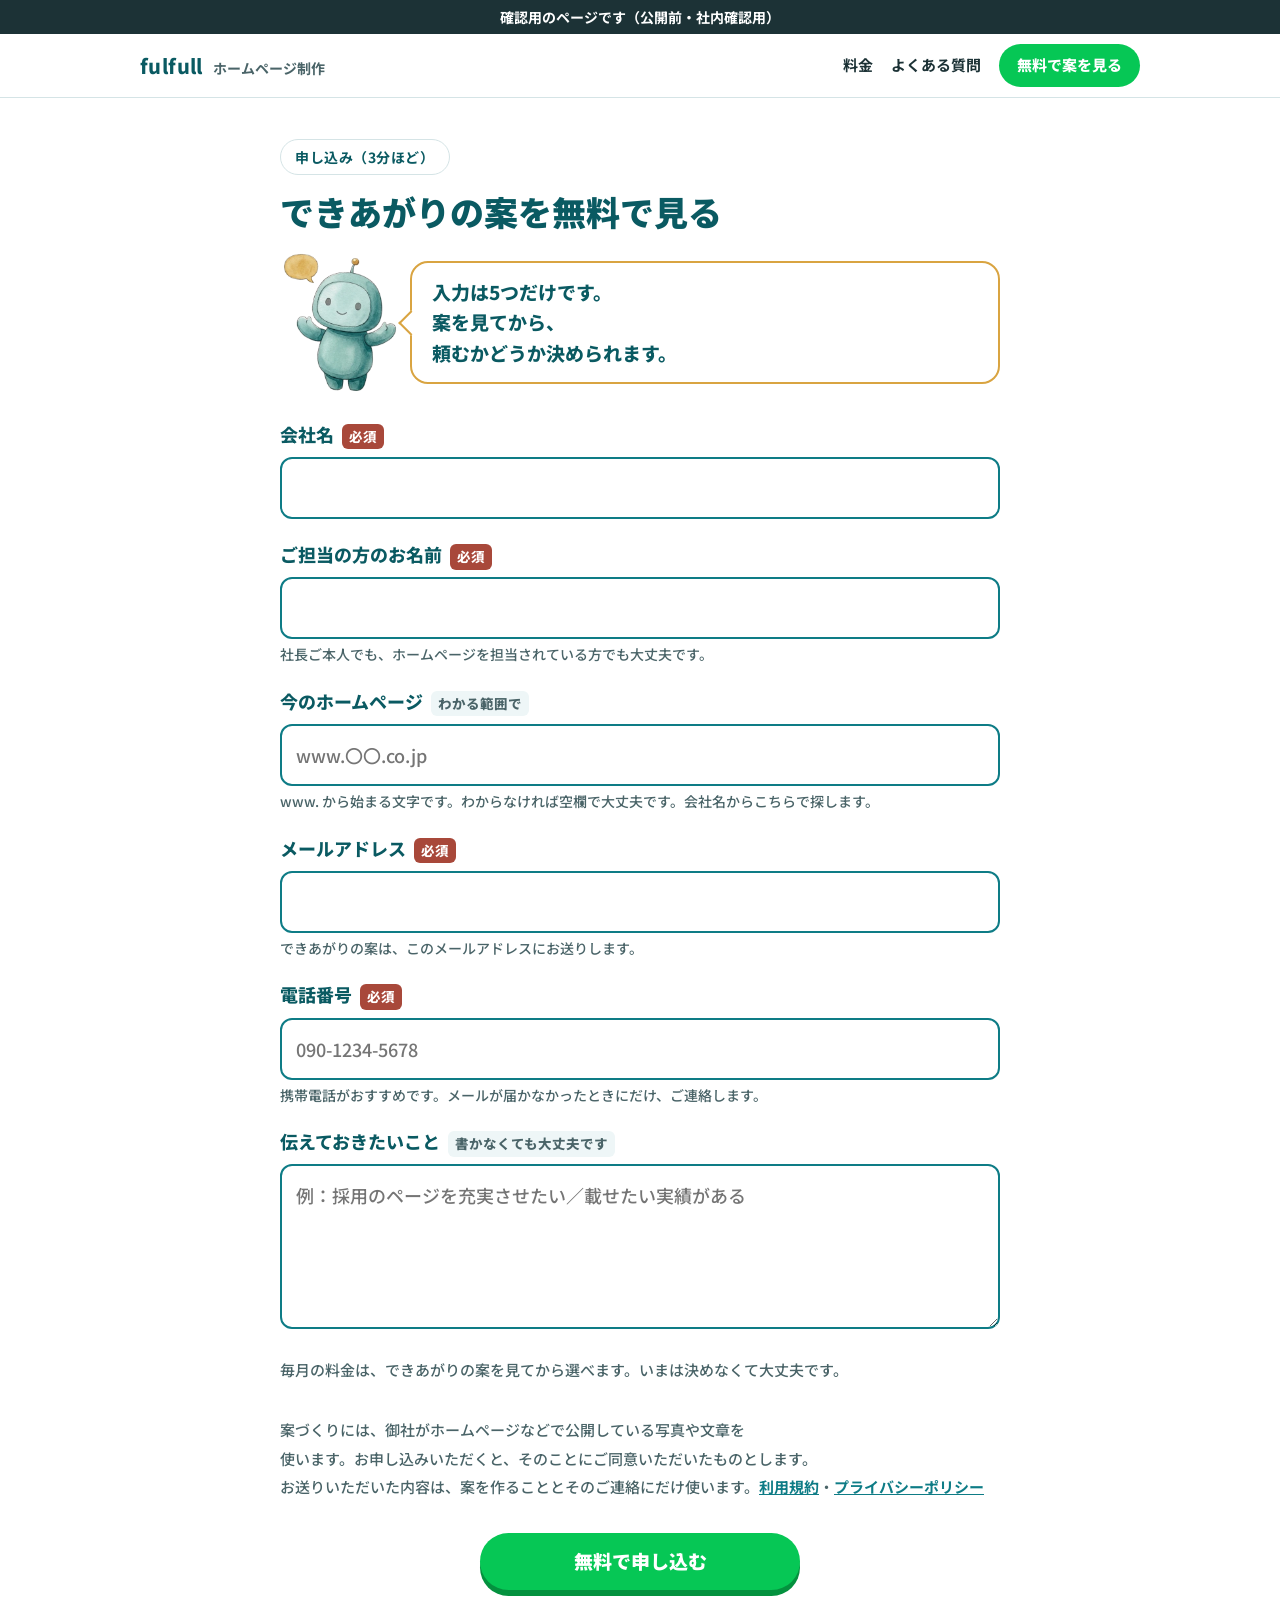
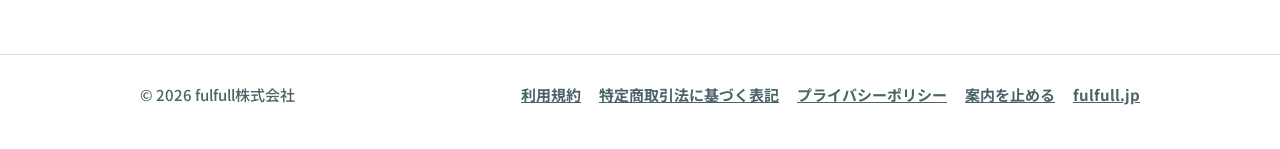
<file: apply/index.html>
<!doctype html>
<html lang="ja">
<head>
<meta charset="utf-8">
<meta name="robots" content="noindex,nofollow">
<meta name="viewport" content="width=device-width,initial-scale=1">
<title>お申し込み｜fulfull ホームページ制作</title>
<meta name="description" content="会社名と今のホームページのアドレスを送るだけ。3日ほどで新しいページの案をお届けします。">
<link rel="preconnect" href="https://fonts.googleapis.com">
<link rel="preconnect" href="https://fonts.gstatic.com" crossorigin>
<link rel="stylesheet" href="https://fonts.googleapis.com/css2?family=Noto+Sans+JP:wght@500;700;800;900&display=swap">
<link rel="stylesheet" href="../style.css?v=26">
</head>
<body>
<div style="background:#1C3236;color:#fff;text-align:center;font-size:14px;font-weight:700;padding:6px 12px;line-height:1.6">確認用のページです（公開前・社内確認用）</div>
<header class="top">
  <div class="wrap">
    <a class="brand" href="../"><b>fulfull</b><span>ホームページ制作</span></a>
    <nav><a href="../#price">料金</a><a href="../#faq">よくある質問</a><a class="cta" href="../apply/">無料で案を見る</a></nav>
  </div>
</header>
<main class="doc"><div class="narrow">
<div class="eyebrow">申し込み（3分ほど）</div>
<h1>できあがりの案を無料で見る</h1>
<div class="say wide applysay"><img src="../img/mascot_invite.webp" alt="" width="440" height="440"><p><span class="l">入力は5つだけです。</span><span class="l">案を見てから、</span><span class="l">頼むかどうか決められます。</span></p></div>

<form class="form" id="f" data-kind="apply" novalidate>
  <div class="field"><label for="company">会社名<span class="req">必須</span></label><input id="company" name="company" type="text" autocomplete="organization" required></div>
  <div class="field"><label for="name">ご担当の方のお名前<span class="req">必須</span></label><input id="name" name="name" type="text" autocomplete="name" required><small>社長ご本人でも、ホームページを担当されている方でも大丈夫です。</small></div>
  <div class="field"><label for="url">今のホームページ<span class="opt">わかる範囲で</span></label><input id="url" name="url" type="text" placeholder="www.〇〇.co.jp"><small>www. から始まる文字です。わからなければ空欄で大丈夫です。会社名からこちらで探します。</small></div>
  <div class="field"><label for="email">メールアドレス<span class="req">必須</span></label><input id="email" name="email" type="email" autocomplete="email" inputmode="email" required><small>できあがりの案は、このメールアドレスにお送りします。</small></div>
  <div class="field"><label for="tel">電話番号<span class="req">必須</span></label><input id="tel" name="tel" type="tel" autocomplete="tel" inputmode="tel" placeholder="090-1234-5678" required pattern="[0-9０-９\-ー－ ()（）+]{10,}"><small>携帯電話がおすすめです。メールが届かなかったときにだけ、ご連絡します。</small></div>
  <div class="field"><label for="memo">伝えておきたいこと<span class="opt">書かなくても大丈夫です</span></label><textarea id="memo" name="memo" rows="4" placeholder="例：採用のページを充実させたい／載せたい実績がある"></textarea></div>
  <div class="hp" aria-hidden="true"><label>このまま空欄にしてください<input type="text" name="website" tabindex="-1" autocomplete="off"></label></div>
  <p class="note">毎月の料金は、できあがりの案を見てから選べます。いまは決めなくて大丈夫です。</p>
  <p class="note">案づくりには、御社がホームページなどで公開している写真や文章を使います。お申し込みいただくと、そのことにご同意いただいたものとします。<br>お送りいただいた内容は、案を作ることとそのご連絡にだけ使います。<a href="../terms/">利用規約</a>・<a href="../privacy/">プライバシーポリシー</a></p>
  <div id="msg" class="msg" tabindex="-1" hidden></div>
  <div class="center"><button class="btn" type="submit" data-label="無料で申し込む">無料で申し込む</button></div>
</form>

<div id="done" class="scene" tabindex="-1" hidden>
  <h2 style="margin-top:0;border:0;padding:0">受け付けました</h2>
  <p>受付番号：<b id="no">—</b></p>
  <p><span class="l">この受付番号を、控えておいてください。</span><span class="l">3日ほどで、できあがりの案をメールでお届けします。</span><span class="l">届かないときは、「迷惑メール」という場所もご確認ください。</span></p>
  <p><a href="../">トップへ戻る</a></p>
</div>
</div></main>
<footer>
  <div class="wrap">
    <span>© 2026 fulfull株式会社</span>
    <nav><a href="../terms/">利用規約</a><a href="../law/">特定商取引法に基づく表記</a><a href="../privacy/">プライバシーポリシー</a><a href="../stop/">案内を止める</a><a href="https://fulfull.jp/">fulfull.jp</a></nav>
  </div>
</footer>
<script>
// 受け口（GASのウェブアプリURL）。公開前にここへ入れる。空のあいだは送信しない。
const API = "https://script.google.com/macros/s/AKfycbxfERWHfQpd6anzqKjWJQVfpMv0J7oXV4vzUqxmphxbXaXxM5Nr-XLqSeeCMMDy6q2aDw/exec";
const form = document.getElementById("f");
const msg = document.getElementById("msg");
const done = document.getElementById("done");
function show(kind, text){ msg.className = "msg " + kind; msg.textContent = text; msg.hidden = false; msg.focus(); }
form.addEventListener("submit", async (e) => {
  e.preventDefault();
  if (!form.reportValidity()) return;
  const data = Object.fromEntries(new FormData(form).entries());
  data.kind = form.dataset.kind; data.page = location.pathname; data.at = new Date().toISOString();
  if (data.website) return;               // 見えない欄に入力があれば機械とみなす
  if (!API) { show("err", "受付の準備中です。数日のうちに開始します。お急ぎの場合は fulfull.jp のお問い合わせフォームからご連絡ください。"); return; }
  const btn = form.querySelector("button[type=submit]"); btn.disabled = true; btn.textContent = "送っています…";
  try {
    const r = await fetch(API, { method: "POST", headers: { "Content-Type": "text/plain;charset=utf-8" }, body: JSON.stringify(data) });
    const j = await r.json();
    if (!j.ok) throw new Error(j.error || "error");
    form.hidden = true; done.hidden = false;
    const no = document.getElementById("no"); if (no && j.no) no.textContent = j.no;
    done.focus();
  } catch (err) {
    btn.disabled = false; btn.textContent = btn.dataset.label;
    show("err", "送信できませんでした。電波の良い場所でもう一度お試しください。");
  }
});
</script>
<script>try{var to=new URLSearchParams(location.search).get("to"),c=document.getElementById("company");if(to&&c&&!c.value)c.value=to.slice(0,40)}catch(e){}</script>
</body>
</html>
</file>
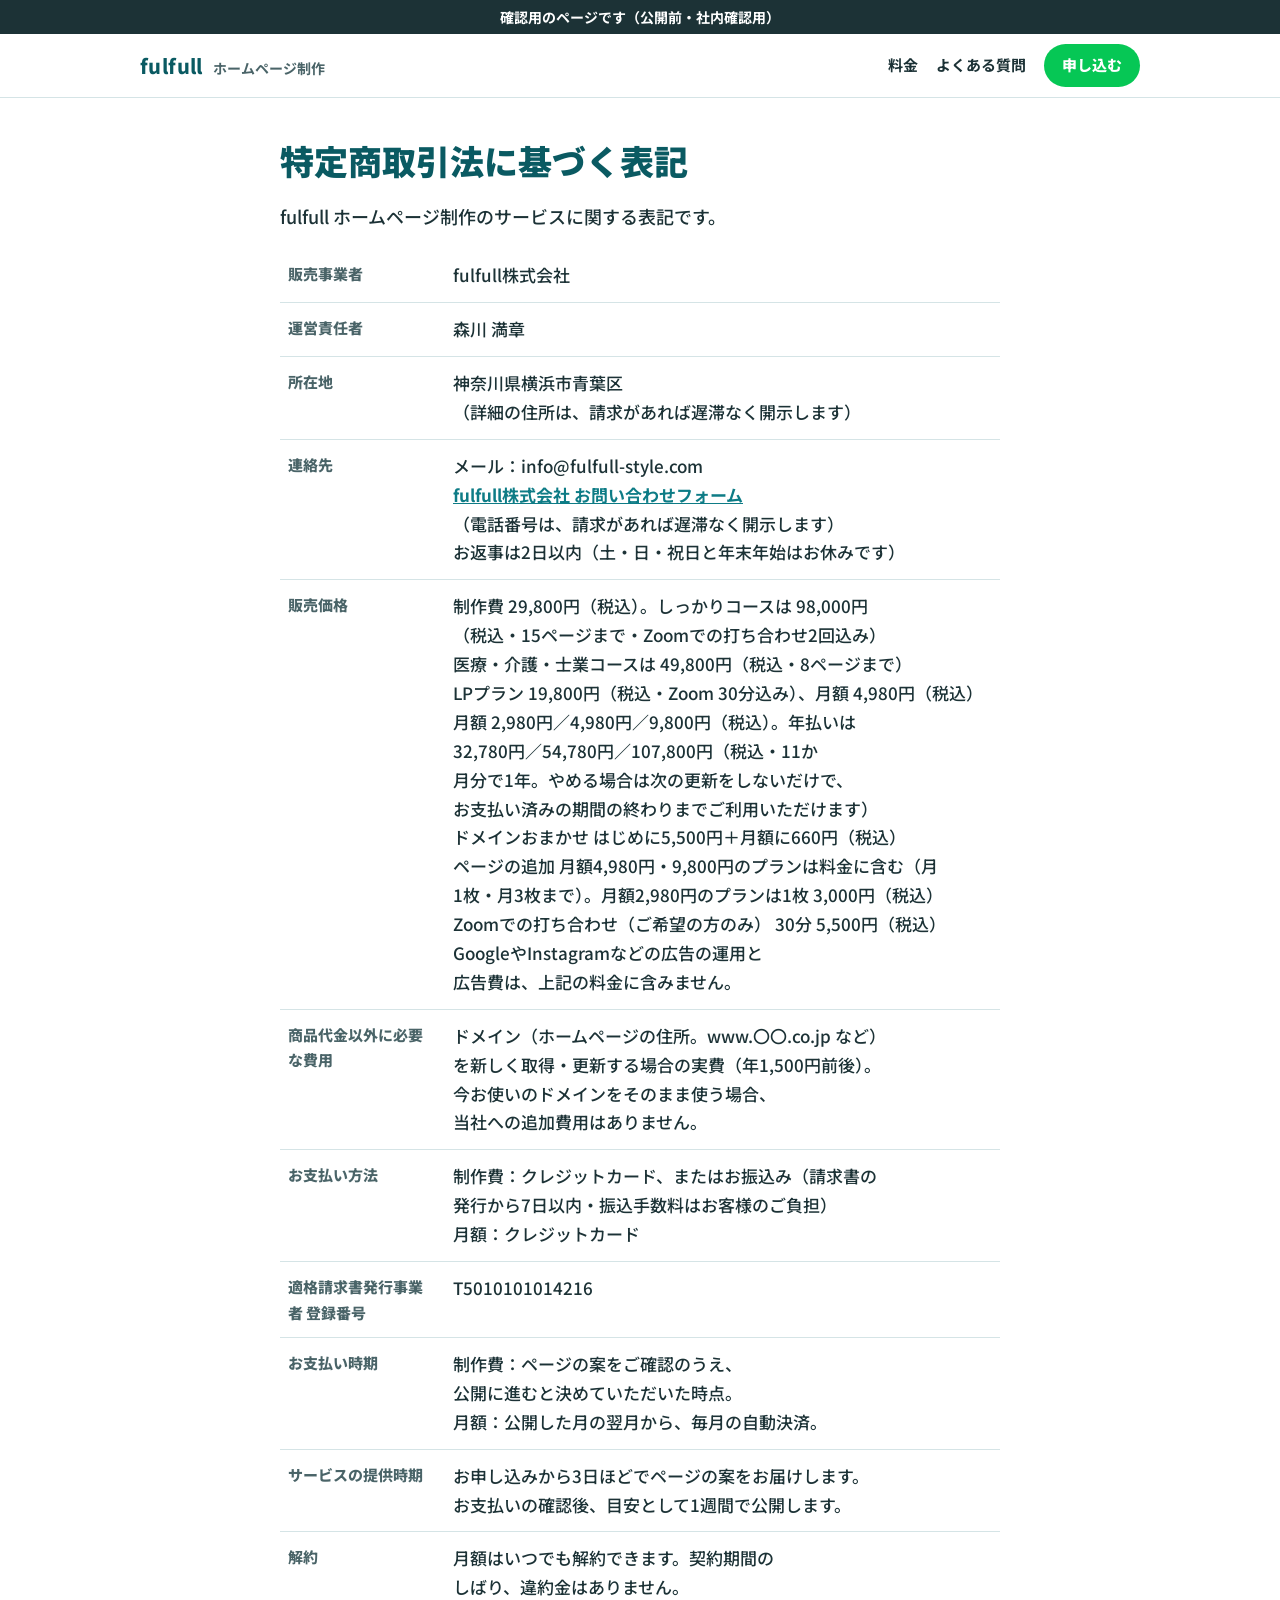
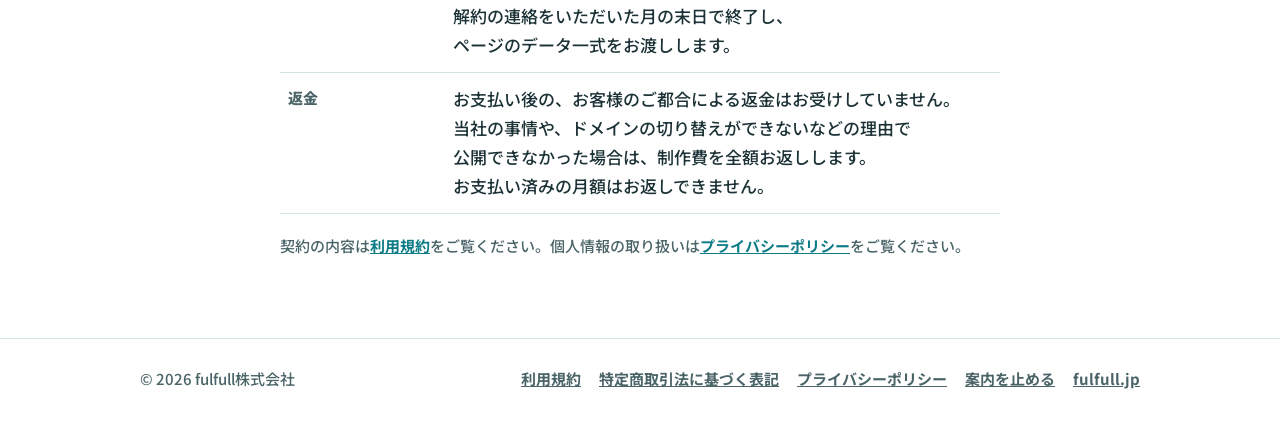
<file: law/index.html>
<!doctype html>
<html lang="ja">
<head>
<meta charset="utf-8">
<meta name="robots" content="noindex,nofollow">
<meta name="viewport" content="width=device-width,initial-scale=1">
<title>特定商取引法に基づく表記｜fulfull ホームページ制作</title>
<meta name="description" content="fulfull ホームページ制作の特定商取引法に基づく表記です。">
<link rel="preconnect" href="https://fonts.googleapis.com">
<link rel="preconnect" href="https://fonts.gstatic.com" crossorigin>
<link rel="stylesheet" href="https://fonts.googleapis.com/css2?family=Noto+Sans+JP:wght@500;700;800;900&display=swap">
<link rel="stylesheet" href="../style.css?v=26">
</head>
<body>
<div style="background:#1C3236;color:#fff;text-align:center;font-size:14px;font-weight:700;padding:6px 12px;line-height:1.6">確認用のページです（公開前・社内確認用）</div>
<header class="top">
  <div class="wrap">
    <a class="brand" href="../"><b>fulfull</b><span>ホームページ制作</span></a>
    <nav><a href="../#price">料金</a><a href="../#faq">よくある質問</a><a class="cta" href="../apply/">申し込む</a></nav>
  </div>
</header>
<main class="doc"><div class="narrow">
<h1>特定商取引法に基づく表記</h1>
<p>fulfull ホームページ制作のサービスに関する表記です。</p>
<table class="tbl">
<tr><th>販売事業者</th><td>fulfull株式会社</td></tr>
<tr><th>運営責任者</th><td>森川 満章</td></tr>
<tr><th>所在地</th><td><span class="l">神奈川県横浜市青葉区</span><span class="l">（詳細の住所は、請求があれば遅滞なく開示します）</span></td></tr>
<tr><th>連絡先</th><td><span class="l">メール：info@fulfull-style.com</span><span class="l"><a href="https://fulfull.jp/contact/">fulfull株式会社 お問い合わせフォーム</a></span><span class="l">（電話番号は、請求があれば遅滞なく開示します）</span><span class="l">お返事は2日以内（土・日・祝日と年末年始はお休みです）</span></td></tr>
<tr><th>販売価格</th><td><span class="l">制作費 29,800円（税込）。しっかりコースは 98,000円（税込・15ページまで・Zoomでの打ち合わせ2回込み）</span><span class="l">医療・介護・士業コースは 49,800円（税込・8ページまで）</span><span class="l">LPプラン 19,800円（税込・Zoom 30分込み）、月額 4,980円（税込）</span><span class="l">月額 2,980円／4,980円／9,800円（税込）。年払いは 32,780円／54,780円／107,800円（税込・11か月分で1年。やめる場合は次の更新をしないだけで、お支払い済みの期間の終わりまでご利用いただけます）</span><span class="l">ドメインおまかせ はじめに5,500円＋月額に660円（税込）</span><span class="l">ページの追加 月額4,980円・9,800円のプランは料金に含む（月1枚・月3枚まで）。月額2,980円のプランは1枚 3,000円（税込）</span><span class="l">Zoomでの打ち合わせ（ご希望の方のみ） 30分 5,500円（税込）</span><span class="l">GoogleやInstagramなどの広告の運用と広告費は、上記の料金に含みません。</span></td></tr>
<tr><th>商品代金以外に必要な費用</th><td><span class="l">ドメイン（ホームページの住所。www.〇〇.co.jp など）を新しく取得・更新する場合の実費（年1,500円前後）。</span><span class="l">今お使いのドメインをそのまま使う場合、当社への追加費用はありません。</span></td></tr>
<tr><th>お支払い方法</th><td><span class="l">制作費：クレジットカード、またはお振込み（請求書の発行から7日以内・振込手数料はお客様のご負担）</span><span class="l">月額：クレジットカード</span></td></tr>
<tr><th>適格請求書発行事業者 登録番号</th><td>T5010101014216</td></tr>
<tr><th>お支払い時期</th><td><span class="l">制作費：ページの案をご確認のうえ、公開に進むと決めていただいた時点。</span><span class="l">月額：公開した月の翌月から、毎月の自動決済。</span></td></tr>
<tr><th>サービスの提供時期</th><td><span class="l">お申し込みから3日ほどでページの案をお届けします。</span><span class="l">お支払いの確認後、目安として1週間で公開します。</span></td></tr>
<tr><th>解約</th><td><span class="l">月額はいつでも解約できます。契約期間のしばり、違約金はありません。</span><span class="l">解約の連絡をいただいた月の末日で終了し、ページのデータ一式をお渡しします。</span></td></tr>
<tr><th>返金</th><td><span class="l">お支払い後の、お客様のご都合による返金はお受けしていません。</span><span class="l">当社の事情や、ドメインの切り替えができないなどの理由で公開できなかった場合は、制作費を全額お返しします。</span><span class="l">お支払い済みの月額はお返しできません。</span></td></tr>
</table>
<p class="note" style="margin-top:18px">契約の内容は<a href="../terms/">利用規約</a>をご覧ください。個人情報の取り扱いは<a href="../privacy/">プライバシーポリシー</a>をご覧ください。</p>
</div></main>
<footer>
  <div class="wrap">
    <span>© 2026 fulfull株式会社</span>
    <nav><a href="../terms/">利用規約</a><a href="../law/">特定商取引法に基づく表記</a><a href="../privacy/">プライバシーポリシー</a><a href="../stop/">案内を止める</a><a href="https://fulfull.jp/">fulfull.jp</a></nav>
  </div>
</footer>

</body>
</html>
</file>
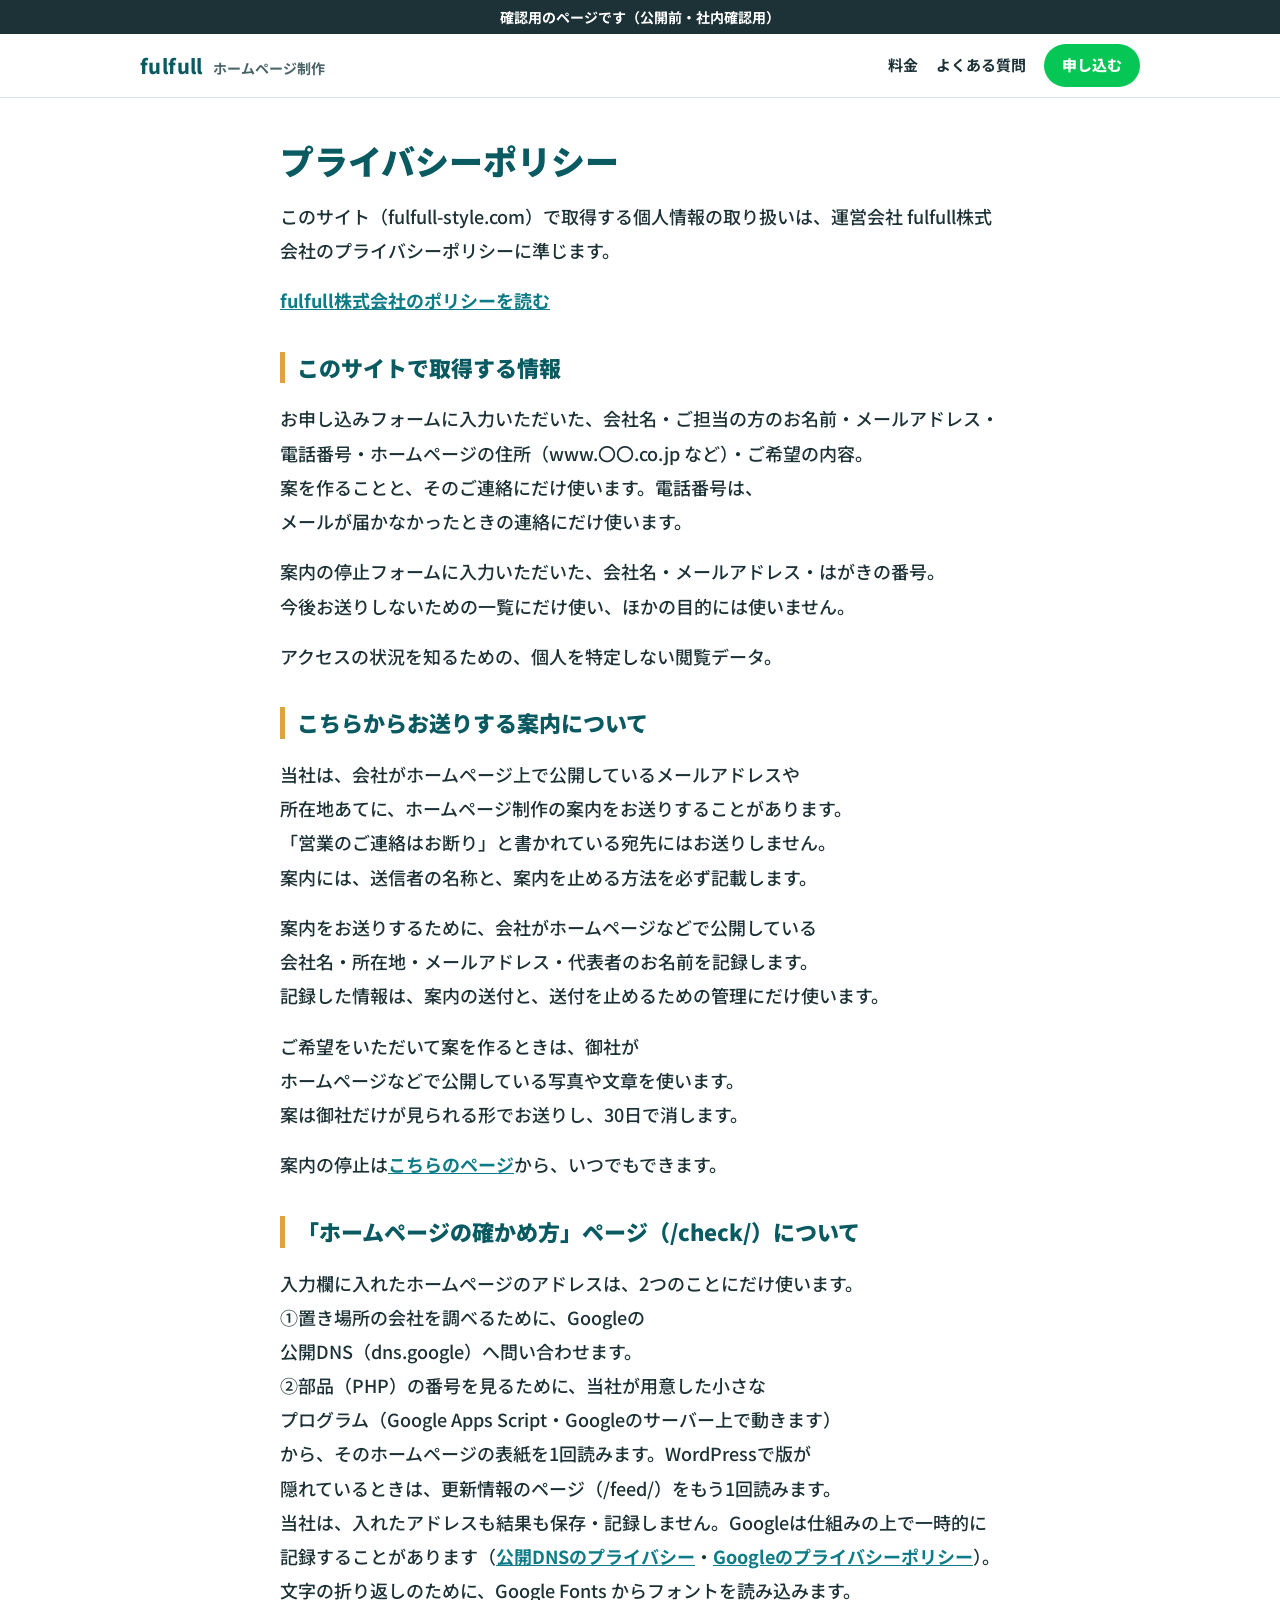
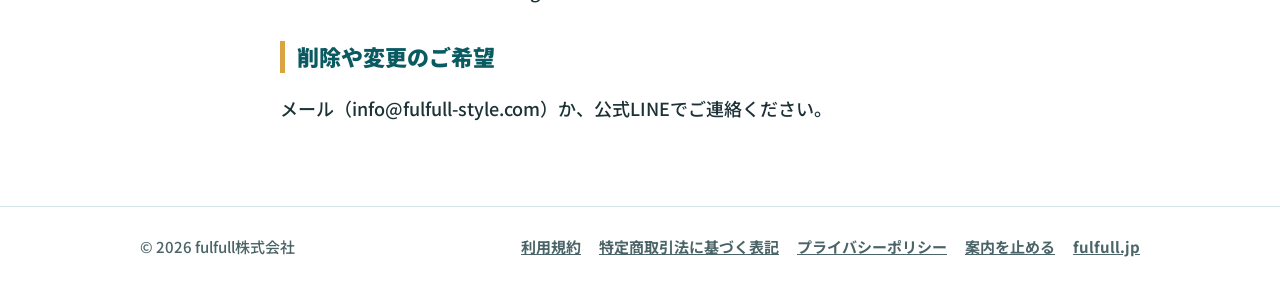
<file: privacy/index.html>
<!doctype html>
<html lang="ja">
<head>
<meta charset="utf-8">
<meta name="robots" content="noindex,nofollow">
<meta name="viewport" content="width=device-width,initial-scale=1">
<title>プライバシーポリシー｜fulfull ホームページ制作</title>
<meta name="description" content="fulfull ホームページ制作のプライバシーポリシーです。">
<link rel="preconnect" href="https://fonts.googleapis.com">
<link rel="preconnect" href="https://fonts.gstatic.com" crossorigin>
<link rel="stylesheet" href="https://fonts.googleapis.com/css2?family=Noto+Sans+JP:wght@500;700;800;900&display=swap">
<link rel="stylesheet" href="../style.css?v=26">
</head>
<body>
<div style="background:#1C3236;color:#fff;text-align:center;font-size:14px;font-weight:700;padding:6px 12px;line-height:1.6">確認用のページです（公開前・社内確認用）</div>
<header class="top">
  <div class="wrap">
    <a class="brand" href="../"><b>fulfull</b><span>ホームページ制作</span></a>
    <nav><a href="../#price">料金</a><a href="../#faq">よくある質問</a><a class="cta" href="../apply/">申し込む</a></nav>
  </div>
</header>
<main class="doc"><div class="narrow">
<h1>プライバシーポリシー</h1>
<p>このサイト（fulfull-style.com）で取得する個人情報の取り扱いは、運営会社 fulfull株式会社のプライバシーポリシーに準じます。</p>
<p><a href="https://fulfull.jp/privacy-policy/">fulfull株式会社のポリシーを読む</a></p>

<h2>このサイトで取得する情報</h2>
<p><span class="l">お申し込みフォームに入力いただいた、会社名・ご担当の方のお名前・メールアドレス・電話番号・ホームページの住所（www.〇〇.co.jp など）・ご希望の内容。</span><span class="l">案を作ることと、そのご連絡にだけ使います。電話番号は、メールが届かなかったときの連絡にだけ使います。</span></p>
<p><span class="l">案内の停止フォームに入力いただいた、会社名・メールアドレス・はがきの番号。</span><span class="l">今後お送りしないための一覧にだけ使い、ほかの目的には使いません。</span></p>
<p>アクセスの状況を知るための、個人を特定しない閲覧データ。</p>

<h2>こちらからお送りする案内について</h2>
<p><span class="l">当社は、会社がホームページ上で公開しているメールアドレスや所在地あてに、ホームページ制作の案内をお送りすることがあります。</span><span class="l">「営業のご連絡はお断り」と書かれている宛先にはお送りしません。</span><span class="l">案内には、送信者の名称と、案内を止める方法を必ず記載します。</span></p>
<p><span class="l">案内をお送りするために、会社がホームページなどで公開している会社名・所在地・メールアドレス・代表者のお名前を記録します。</span><span class="l">記録した情報は、案内の送付と、送付を止めるための管理にだけ使います。</span></p>
<p><span class="l">ご希望をいただいて案を作るときは、御社がホームページなどで公開している写真や文章を使います。</span><span class="l">案は御社だけが見られる形でお送りし、30日で消します。</span></p>
<p>案内の停止は<a href="../stop/">こちらのページ</a>から、いつでもできます。</p>

<h2>「ホームページの確かめ方」ページ（/check/）について</h2>
<p><span class="l">入力欄に入れたホームページのアドレスは、2つのことにだけ使います。</span><span class="l">①置き場所の会社を調べるために、Googleの公開DNS（dns.google）へ問い合わせます。</span><span class="l">②部品（PHP）の番号を見るために、当社が用意した小さなプログラム（Google Apps Script・Googleのサーバー上で動きます）から、そのホームページの表紙を1回読みます。WordPressで版が隠れているときは、更新情報のページ（/feed/）をもう1回読みます。</span><span class="l">当社は、入れたアドレスも結果も保存・記録しません。Googleは仕組みの上で一時的に記録することがあります（<a href="https://developers.google.com/speed/public-dns/privacy" target="_blank" rel="noopener">公開DNSのプライバシー</a>・<a href="https://policies.google.com/privacy" target="_blank" rel="noopener">Googleのプライバシーポリシー</a>）。</span><span class="l">文字の折り返しのために、Google Fonts からフォントを読み込みます。</span></p>

<h2>削除や変更のご希望</h2>
<p><span class="l">メール（info@fulfull-style.com）か、公式LINEでご連絡ください。</span></p>
</div></main>
<footer>
  <div class="wrap">
    <span>© 2026 fulfull株式会社</span>
    <nav><a href="../terms/">利用規約</a><a href="../law/">特定商取引法に基づく表記</a><a href="../privacy/">プライバシーポリシー</a><a href="../stop/">案内を止める</a><a href="https://fulfull.jp/">fulfull.jp</a></nav>
  </div>
</footer>

</body>
</html>
</file>
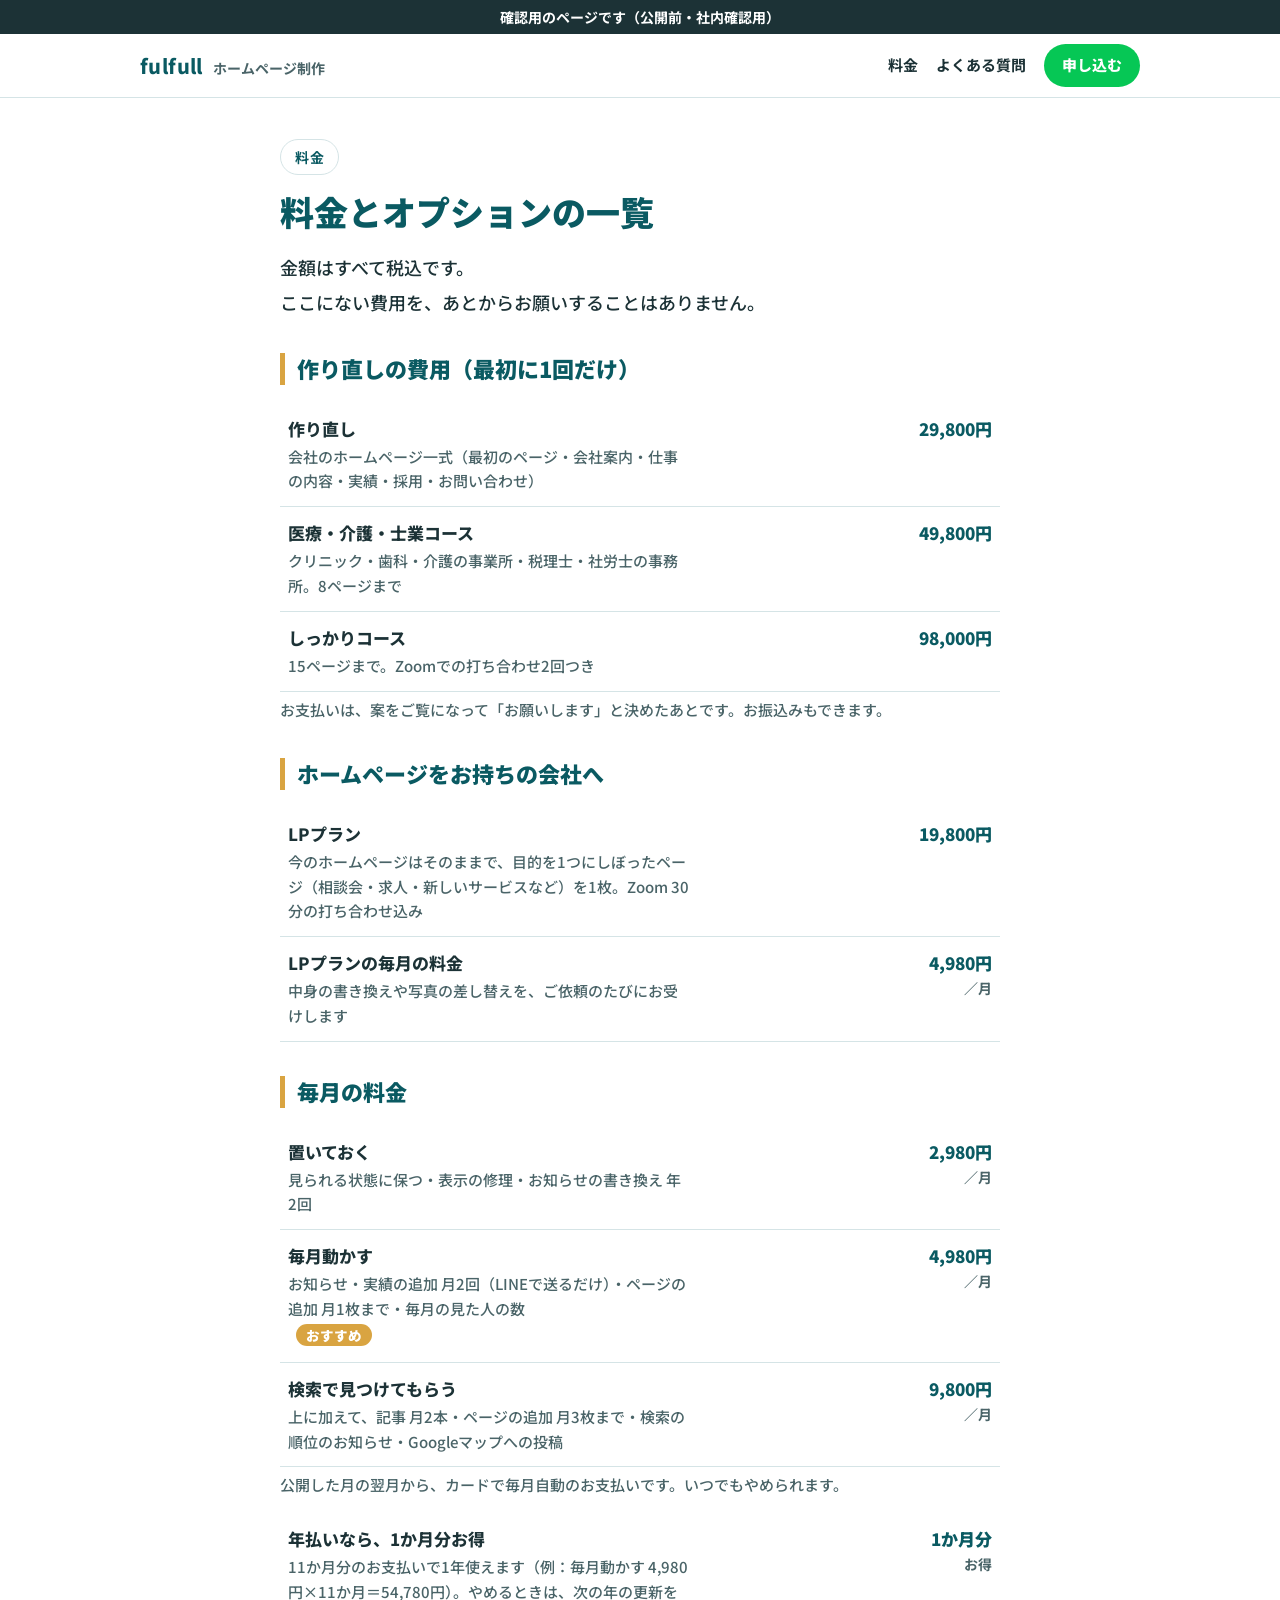
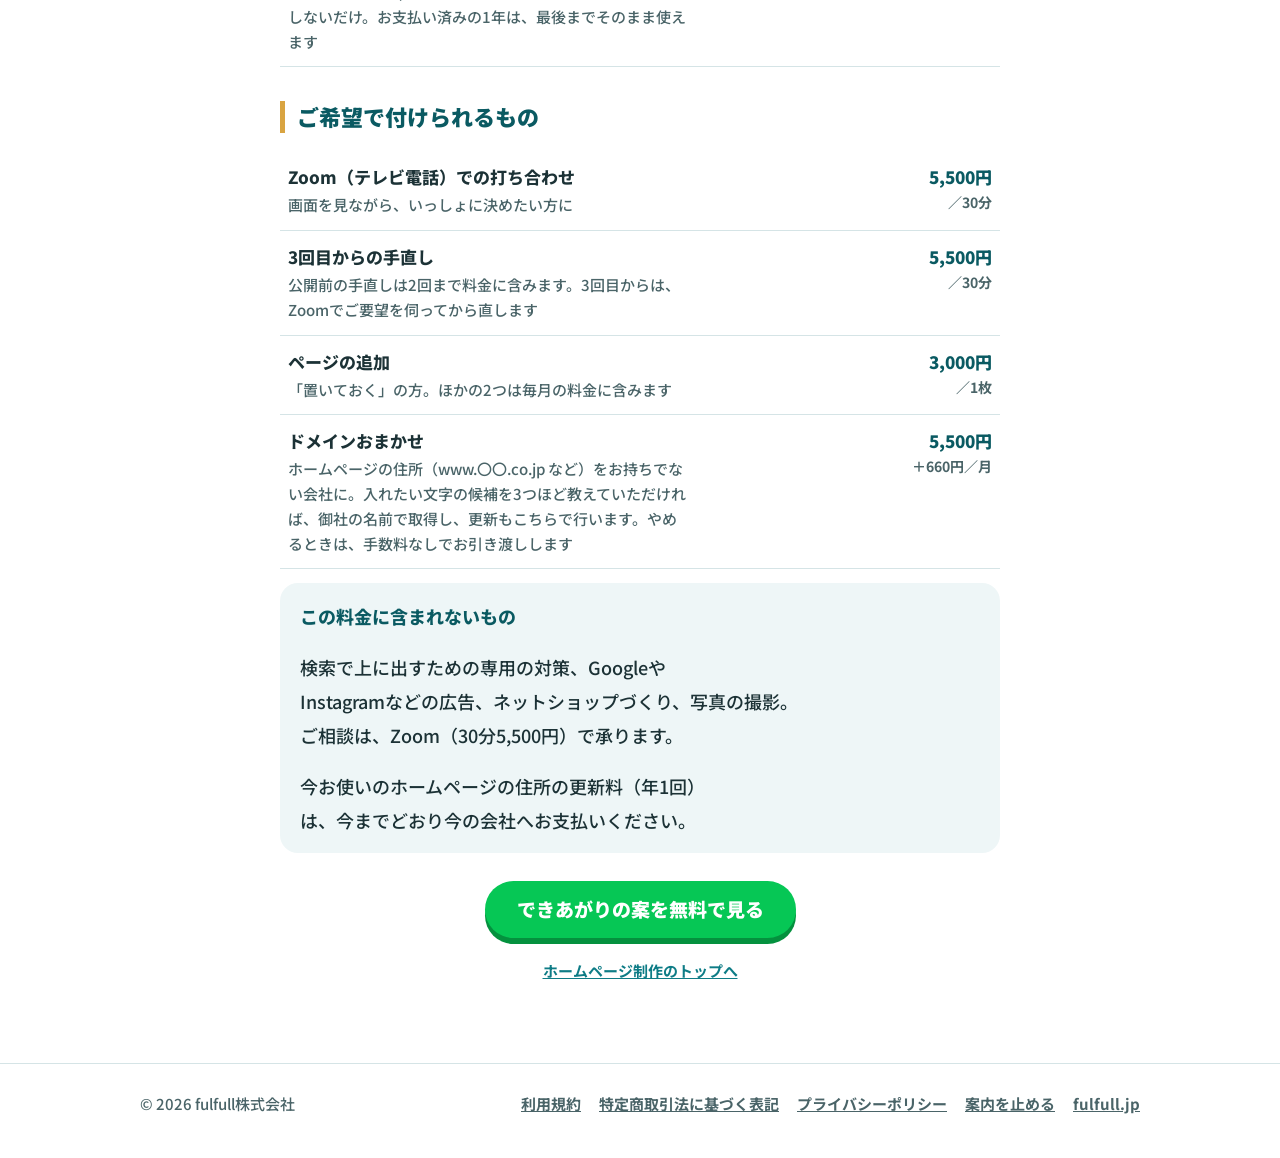
<file: ryokin/index.html>
<!doctype html>
<html lang="ja">
<head>
<meta charset="utf-8">
<meta name="robots" content="noindex,nofollow">
<meta name="viewport" content="width=device-width,initial-scale=1">
<title>料金とオプションの一覧｜fulfull ホームページ制作</title>
<meta name="description" content="作り直しの費用、毎月の料金、ご希望で付けられるものを1枚にまとめました。">
<meta property="og:title" content="料金とオプションの一覧｜fulfull ホームページ制作">
<meta property="og:description" content="作り直しの費用、毎月の料金、ご希望で付けられるものを1枚にまとめました。">
<link rel="preconnect" href="https://fonts.googleapis.com">
<link rel="preconnect" href="https://fonts.gstatic.com" crossorigin>
<link rel="stylesheet" href="https://fonts.googleapis.com/css2?family=Noto+Sans+JP:wght@500;700;800;900&display=swap">
<link rel="stylesheet" href="../style.css?v=26">
<style>
  .pt { width: 100%; border-collapse: collapse; margin: 10px 0 4px; font-size: 17px; }
  .pt th, .pt td { border-bottom: 1px solid var(--line); padding: 12px 8px; text-align: left; vertical-align: top; line-height: 1.65; }
  .pt th { width: 58%; font-weight: 800; color: var(--ink); }
  .pt th small { display: block; font-weight: 500; color: var(--ink2); font-size: 15px; margin-top: 2px; }
  .pt td { text-align: right; font-weight: 900; color: var(--deep); white-space: nowrap; font-variant-numeric: tabular-nums; }
  .pt td small { display: block; font-weight: 700; color: var(--ink2); font-size: 14px; }
  .pt tr.rec th::after { content: "おすすめ"; display: inline-block; margin-left: 8px; font-size: 13.5px; font-weight: 900; color: #fff; background: var(--goldfill); border-radius: 999px; padding: 0 10px; vertical-align: 2px; }
  .box { background: var(--soft); border-radius: 18px; padding: 16px 20px; margin-top: 14px; }
  .box p:last-child { margin-bottom: 0; }
  @media (max-width: 480px) { .pt { font-size: 16px; } .pt th { width: 60%; } }
</style>
</head>
<body>
<div style="background:#1C3236;color:#fff;text-align:center;font-size:14px;font-weight:700;padding:6px 12px;line-height:1.6">確認用のページです（公開前・社内確認用）</div>
<header class="top">
  <div class="wrap">
    <a class="brand" href="../"><b>fulfull</b><span>ホームページ制作</span></a>
    <nav><a href="../#price">料金</a><a href="../#faq">よくある質問</a><a class="cta" href="../apply/">申し込む</a></nav>
  </div>
</header>
<main class="doc"><div class="narrow">
<div class="eyebrow">料金</div>
<h1>料金とオプションの一覧</h1>
<p><span class="l">金額はすべて税込です。</span><span class="l">ここにない費用を、あとからお願いすることはありません。</span></p>

<h2>作り直しの費用（最初に1回だけ）</h2>
<table class="pt">
  <tr><th>作り直し<small>会社のホームページ一式（最初のページ・会社案内・仕事の内容・実績・採用・お問い合わせ）</small></th><td>29,800円</td></tr>
  <tr><th>医療・介護・士業コース<small>クリニック・歯科・介護の事業所・税理士・社労士の事務所。8ページまで</small></th><td>49,800円</td></tr>
  <tr><th>しっかりコース<small>15ページまで。Zoomでの打ち合わせ2回つき</small></th><td>98,000円</td></tr>
</table>
<p class="note">お支払いは、案をご覧になって「お願いします」と決めたあとです。お振込みもできます。</p>

<h2>ホームページをお持ちの会社へ</h2>
<table class="pt">
  <tr><th>LPプラン<small>今のホームページはそのままで、目的を1つにしぼったページ（相談会・求人・新しいサービスなど）を1枚。Zoom 30分の打ち合わせ込み</small></th><td>19,800円</td></tr>
  <tr><th>LPプランの毎月の料金<small>中身の書き換えや写真の差し替えを、ご依頼のたびにお受けします</small></th><td>4,980円<small>／月</small></td></tr>
</table>

<h2>毎月の料金</h2>
<table class="pt">
  <tr><th>置いておく<small>見られる状態に保つ・表示の修理・お知らせの書き換え 年2回</small></th><td>2,980円<small>／月</small></td></tr>
  <tr class="rec"><th>毎月動かす<small>お知らせ・実績の追加 月2回（LINEで送るだけ）・ページの追加 月1枚まで・毎月の見た人の数</small></th><td>4,980円<small>／月</small></td></tr>
  <tr><th>検索で見つけてもらう<small>上に加えて、記事 月2本・ページの追加 月3枚まで・検索の順位のお知らせ・Googleマップへの投稿</small></th><td>9,800円<small>／月</small></td></tr>
</table>
<p class="note">公開した月の翌月から、カードで毎月自動のお支払いです。いつでもやめられます。</p>
<table class="pt">
  <tr><th>年払いなら、1か月分お得<small>11か月分のお支払いで1年使えます（例：毎月動かす 4,980円×11か月＝54,780円）。やめるときは、次の年の更新をしないだけ。お支払い済みの1年は、最後までそのまま使えます</small></th><td>1か月分<small>お得</small></td></tr>
</table>

<h2>ご希望で付けられるもの</h2>
<table class="pt">
  <tr><th>Zoom（テレビ電話）での打ち合わせ<small>画面を見ながら、いっしょに決めたい方に</small></th><td>5,500円<small>／30分</small></td></tr>
  <tr><th>3回目からの手直し<small>公開前の手直しは2回まで料金に含みます。3回目からは、Zoomでご要望を伺ってから直します</small></th><td>5,500円<small>／30分</small></td></tr>
  <tr><th>ページの追加<small>「置いておく」の方。ほかの2つは毎月の料金に含みます</small></th><td>3,000円<small>／1枚</small></td></tr>
  <tr><th>ドメインおまかせ<small>ホームページの住所（www.〇〇.co.jp など）をお持ちでない会社に。入れたい文字の候補を3つほど教えていただければ、御社の名前で取得し、更新もこちらで行います。やめるときは、手数料なしでお引き渡しします</small></th><td>5,500円<small>＋660円／月</small></td></tr>
</table>

<div class="box">
  <p><b>この料金に含まれないもの</b></p>
  <p><span class="l">検索で上に出すための専用の対策、GoogleやInstagramなどの広告、ネットショップづくり、写真の撮影。</span><span class="l">ご相談は、Zoom（30分5,500円）で承ります。</span></p>
  <p><span class="l">今お使いのホームページの住所の更新料（年1回）は、今までどおり今の会社へお支払いください。</span></p>
</div>

<div class="center" style="margin-top:28px"><a class="btn" href="../apply/">できあがりの案を無料で見る</a></div>
<p class="note" style="text-align:center;margin-top:10px"><a href="../">ホームページ制作のトップへ</a></p>
</div></main>
<footer>
  <div class="wrap">
    <span>© 2026 fulfull株式会社</span>
    <nav><a href="../terms/">利用規約</a><a href="../law/">特定商取引法に基づく表記</a><a href="../privacy/">プライバシーポリシー</a><a href="../stop/">案内を止める</a><a href="https://fulfull.jp/">fulfull.jp</a></nav>
  </div>
</footer>
</body>
</html>
</file>
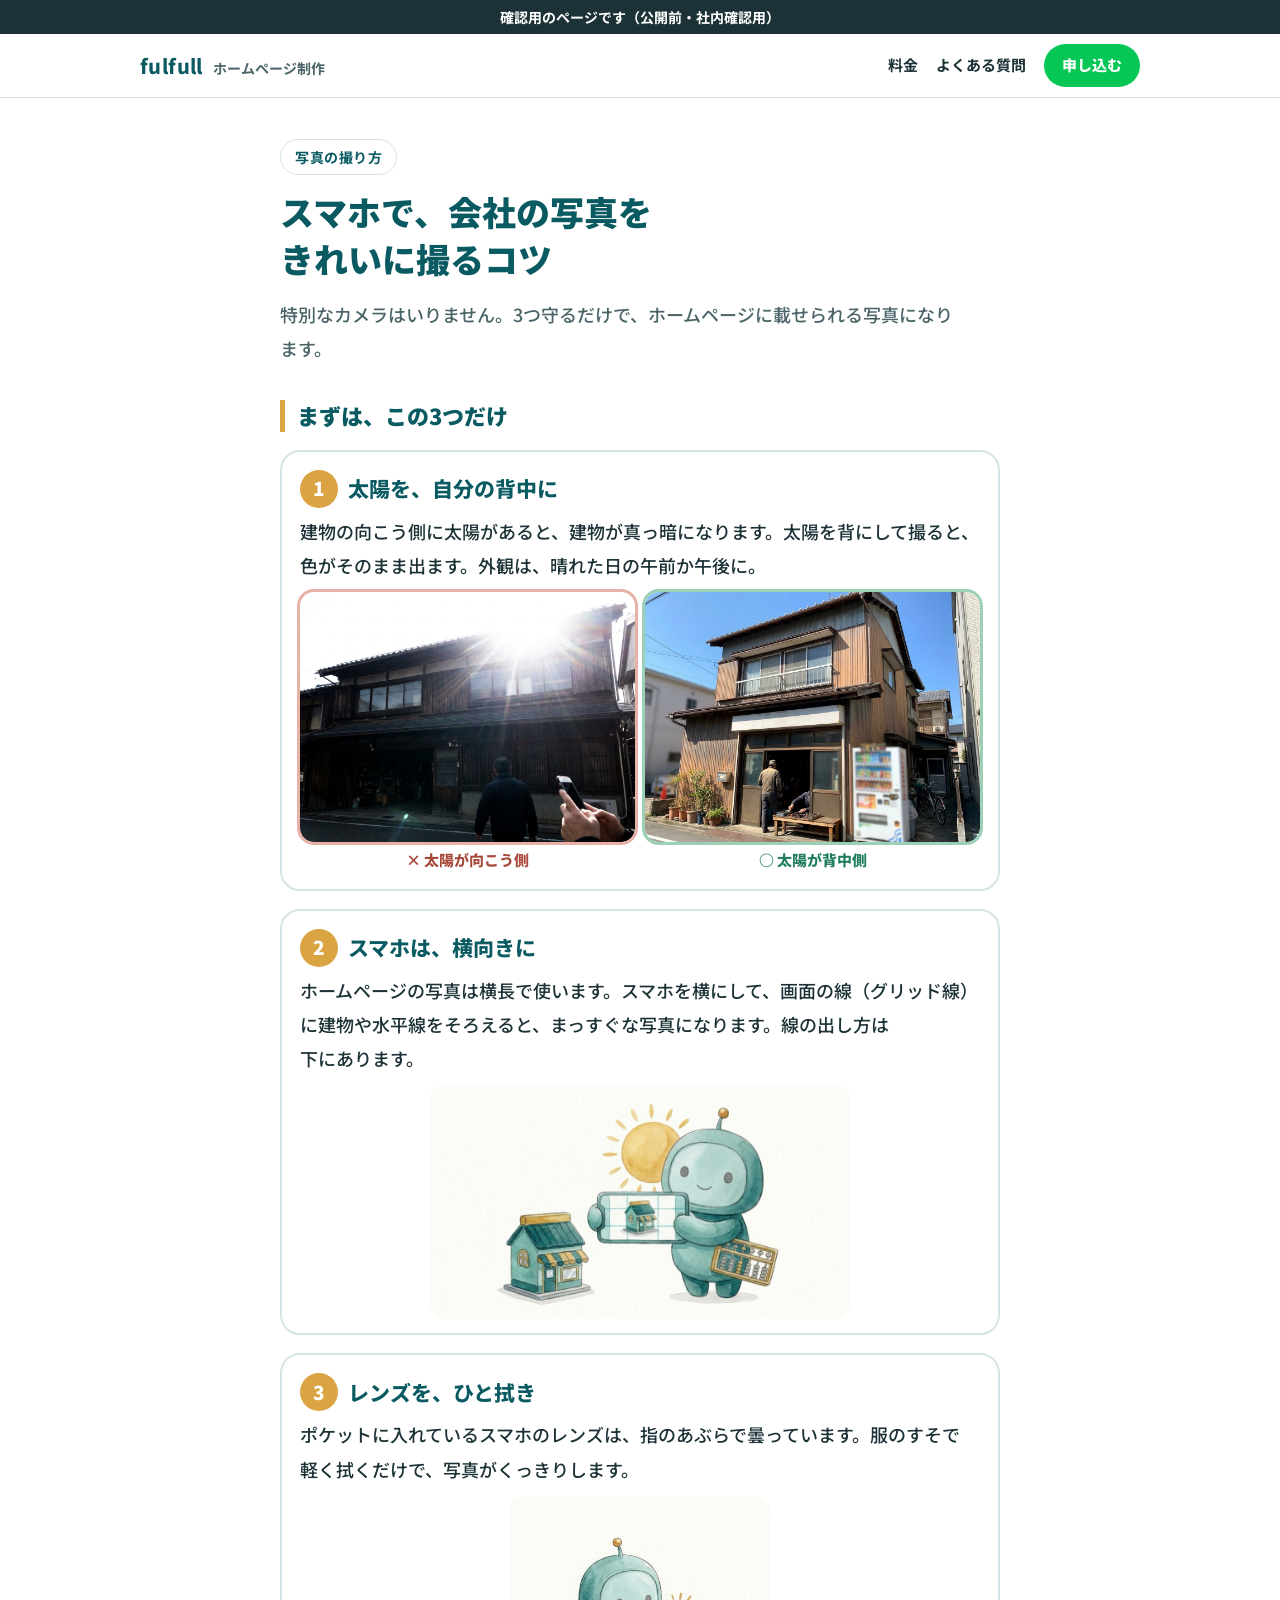
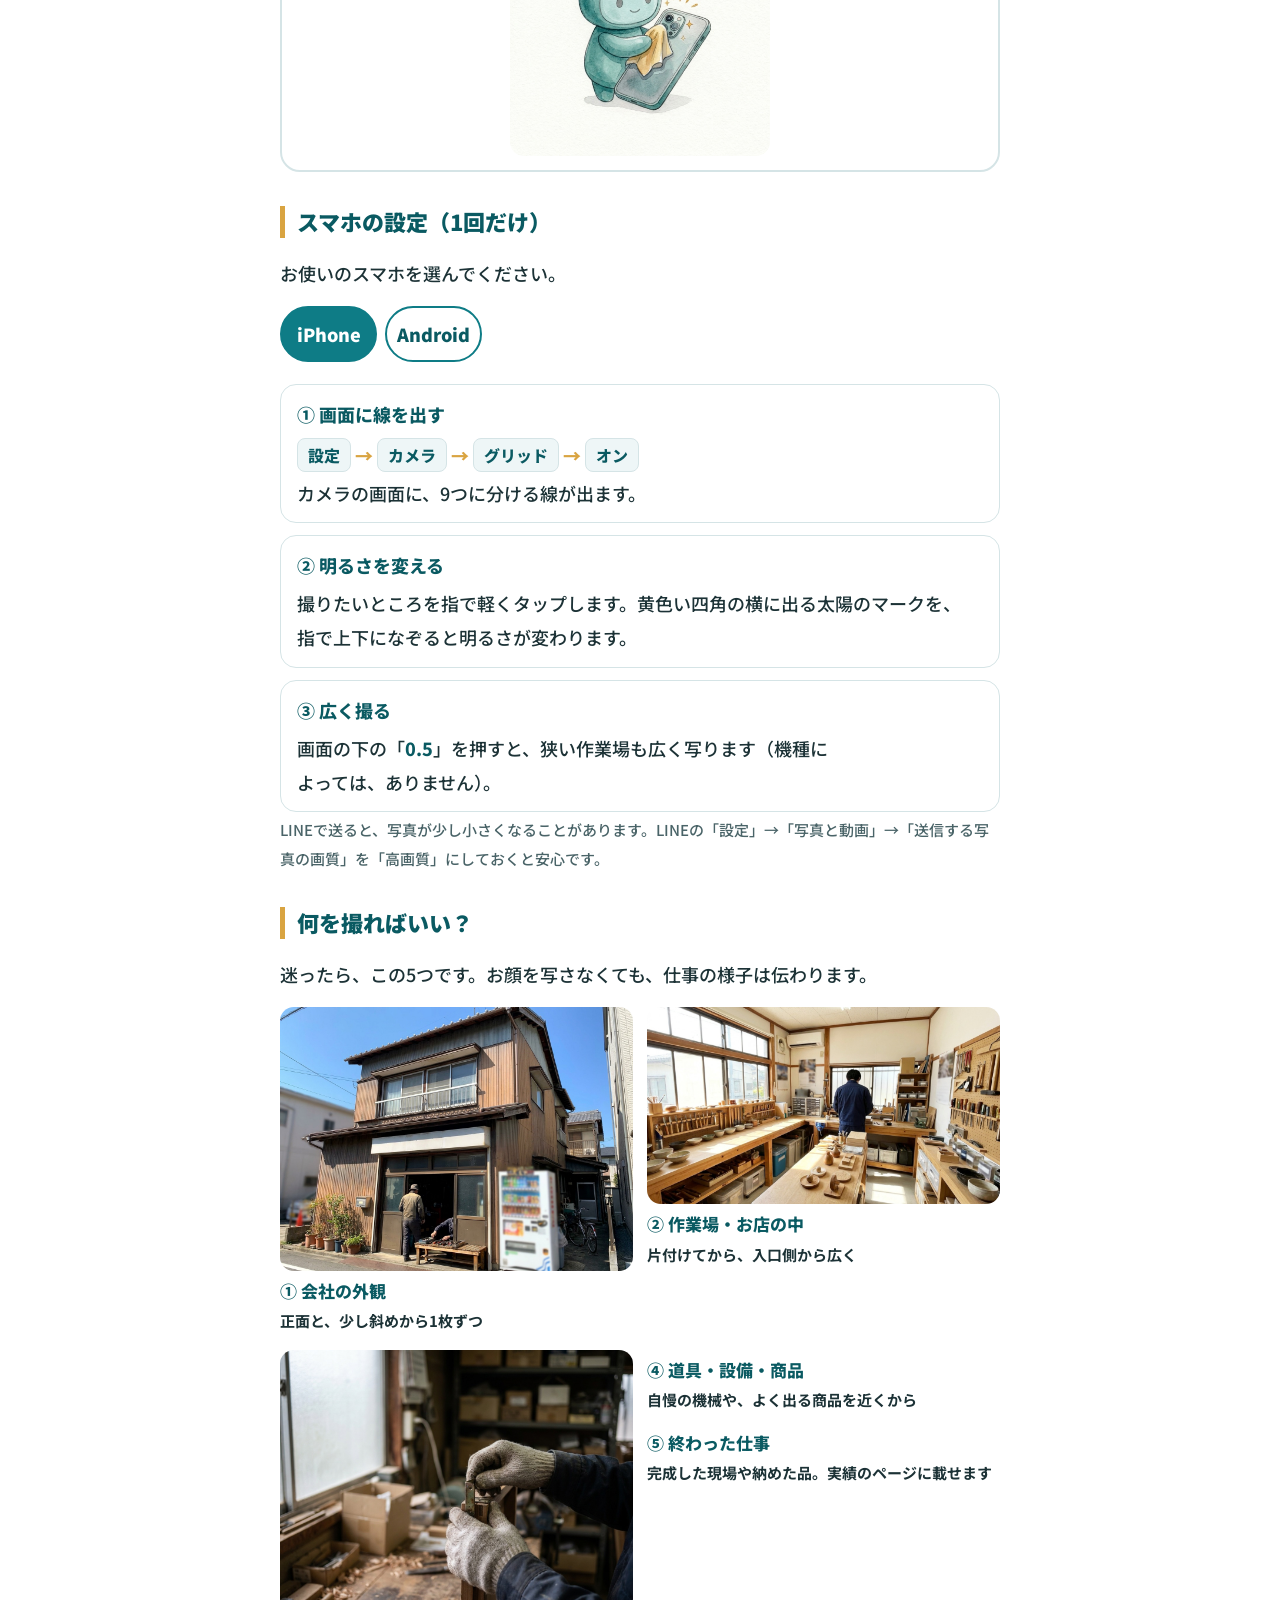
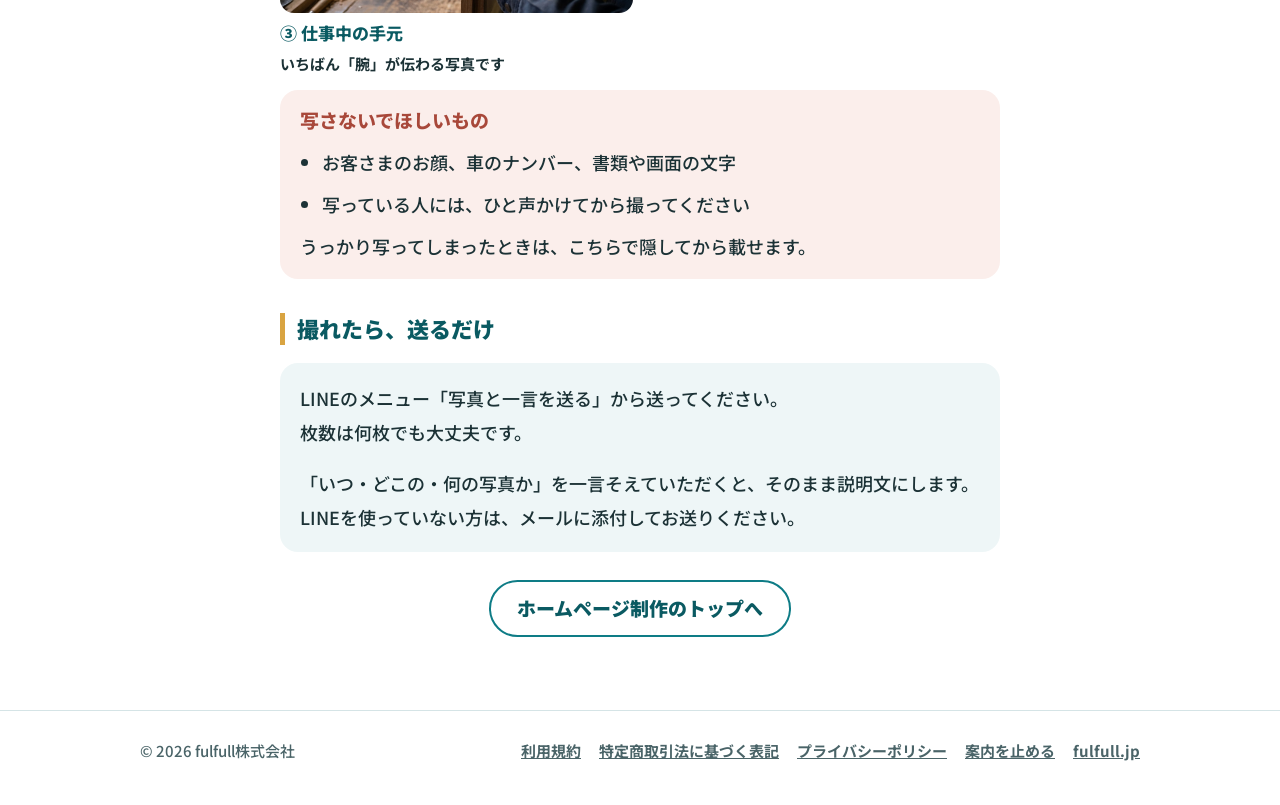
<file: satsuei/index.html>
<!doctype html>
<html lang="ja">
<head>
<meta charset="utf-8">
<meta name="robots" content="noindex,nofollow">
<meta name="viewport" content="width=device-width,initial-scale=1">
<title>スマホで写真をきれいに撮るコツ｜fulfull ホームページ制作</title>
<meta name="description" content="特別なカメラはいりません。3つ守るだけで、ホームページに載せられる写真になります。iPhone・Androidの設定つき。">
<meta property="og:title" content="スマホで写真をきれいに撮るコツ">
<meta property="og:description" content="3つ守るだけで、ホームページに載せられる写真になります。iPhone・Androidの設定つき。">
<meta property="og:image" content="img/gyakko_ok.jpg">
<link rel="preconnect" href="https://fonts.googleapis.com">
<link rel="preconnect" href="https://fonts.gstatic.com" crossorigin>
<link rel="stylesheet" href="https://fonts.googleapis.com/css2?family=Noto+Sans+JP:wght@500;700;800;900&display=swap">
<link rel="stylesheet" href="../style.css?v=26">
<style>
  .lede { font-size: 18px; color: var(--ink2); }
  .three { list-style: none; margin: 18px 0 0; padding: 0; display: grid; gap: 18px; counter-reset: t; }
  .three > li { counter-increment: t; background: #fff; border: 2px solid var(--line); border-radius: 20px; padding: 18px 18px 14px; }
  .three h3 { margin: 0 0 6px; font-size: 21px; color: var(--deep); line-height: 1.5; display: flex; gap: 10px; align-items: center; }
  .three h3::before { content: counter(t); flex: 0 0 38px; height: 38px; border-radius: 50%; background: var(--goldfill); color: #fff; font-size: 19px; font-weight: 900; display: flex; align-items: center; justify-content: center; }
  .three p { margin: 0 0 10px; }
  .vs { display: grid; grid-template-columns: 1fr 1fr; gap: 10px; }
  .vs figure, .pic { margin: 0; }
  .vs img, .pic img { width: 100%; height: auto; display: block; border-radius: 14px; }
  .vs figcaption, .pic figcaption { font-size: 15px; font-weight: 800; margin-top: 4px; text-align: center; }
  .ng figcaption { color: #A8483A; } .ok figcaption { color: #1E7D5A; }
  .ng img { outline: 3px solid #E7B1A7; } .ok img { outline: 3px solid #9BCFB6; }
  .ill { max-width: 420px; margin: 4px auto 0; }
  .ill img { mix-blend-mode: multiply; }
  .tabs { margin-top: 14px; }
  .tabs input { position: absolute; opacity: 0; pointer-events: none; }
  .tabs .bar { display: grid; grid-template-columns: 1fr 1fr; gap: 8px; }
  .tabs label { text-align: center; font-weight: 900; font-size: 18px; border: 2px solid var(--teal); color: var(--deep); background: #fff; border-radius: 999px; padding: 9px 10px; cursor: pointer; }
  .tabs:has(#t-ios:focus-visible) label[for=t-ios], .tabs:has(#t-and:focus-visible) label[for=t-and] { outline: 3px solid var(--goldfill); outline-offset: 2px; }
  .tabs:has(#t-ios:checked) label[for=t-ios], .tabs:has(#t-and:checked) label[for=t-and] { background: var(--teal); color: #fff; }
  .panel { display: none; margin-top: 14px; }
  #t-ios:checked ~ .p-ios, #t-and:checked ~ .p-and { display: block; }
  .steps2 { list-style: none; margin: 0; padding: 0; display: grid; gap: 12px; }
  .steps2 li { background: #fff; border: 1.5px solid var(--line); border-radius: 16px; padding: 12px 16px; }
  .steps2 b { display: block; font-size: 18px; color: var(--deep); margin-bottom: 4px; }
  .path { display: flex; flex-wrap: wrap; gap: 6px 4px; align-items: center; margin: 6px 0 4px; }
  .path span { background: var(--soft); border: 1px solid var(--line); border-radius: 8px; padding: 1px 10px; font-weight: 800; font-size: 16px; color: var(--deep); }
  .path i { font-style: normal; color: var(--goldfill); font-weight: 900; }
  .what { display: grid; grid-template-columns: 1fr 1fr; gap: 14px; margin-top: 12px; }
  .what .pic figcaption { text-align: left; color: var(--ink); font-weight: 700; }
  .what .pic figcaption b { display: block; color: var(--deep); font-size: 17px; }
  .list { margin: 10px 0 0; padding-left: 1.2em; } .list li { margin-bottom: 8px; }
  .care { background: #FBEEEB; border-radius: 18px; padding: 16px 20px; margin-top: 12px; }
  .care h3 { margin: 0 0 6px; color: #A8483A; font-size: 19px; }
  .send { background: var(--soft); border-radius: 18px; padding: 18px 20px; margin-top: 12px; }
  .note2 { font-size: 15px; color: var(--ink2); }
  @media (max-width: 560px) { .what { grid-template-columns: 1fr; } }
</style>
</head>
<body>
<div style="background:#1C3236;color:#fff;text-align:center;font-size:14px;font-weight:700;padding:6px 12px;line-height:1.6">確認用のページです（公開前・社内確認用）</div>
<header class="top">
  <div class="wrap">
    <a class="brand" href="../"><b>fulfull</b><span>ホームページ制作</span></a>
    <nav><a href="../#price">料金</a><a href="../#faq">よくある質問</a><a class="cta" href="../apply/">申し込む</a></nav>
  </div>
</header>
<main class="doc"><div class="narrow">
<div class="eyebrow">写真の撮り方</div>
<h1><span class="l">スマホで、会社の写真を</span><span class="l">きれいに撮るコツ</span></h1>
<p class="lede">特別なカメラはいりません。3つ守るだけで、ホームページに載せられる写真になります。</p>

<h2>まずは、この3つだけ</h2>
<ol class="three">
  <li>
    <h3>太陽を、自分の背中に</h3>
    <p>建物の向こう側に太陽があると、建物が真っ暗になります。太陽を背にして撮ると、色がそのまま出ます。外観は、晴れた日の午前か午後に。</p>
    <div class="vs">
      <figure class="ng"><img src="img/gyakko_ng.jpg" alt="太陽に向かって撮り、建物が暗くなった写真" width="1200" height="900" loading="lazy"><figcaption>× 太陽が向こう側</figcaption></figure>
      <figure class="ok"><img src="img/gyakko_ok.jpg" alt="太陽を背にして撮り、建物が明るく写った写真" width="1200" height="900" loading="lazy"><figcaption>○ 太陽が背中側</figcaption></figure>
    </div>
  </li>
  <li>
    <h3>スマホは、横向きに</h3>
    <p>ホームページの写真は横長で使います。スマホを横にして、画面の線（グリッド線）に建物や水平線をそろえると、まっすぐな写真になります。線の出し方は下にあります。</p>
    <figure class="pic ill"><img src="img/ill_grid.jpg" alt="ロボットがスマホを横向きに持ち、線の入った画面で建物を撮っている絵" width="1000" height="563" loading="lazy"></figure>
  </li>
  <li>
    <h3>レンズを、ひと拭き</h3>
    <p>ポケットに入れているスマホのレンズは、指のあぶらで曇っています。服のすそで軽く拭くだけで、写真がくっきりします。</p>
    <figure class="pic ill" style="max-width:260px"><img src="img/ill_lens.jpg" alt="ロボットが布でスマホのレンズを拭いている絵" width="1000" height="1000" loading="lazy"></figure>
  </li>
</ol>

<h2>スマホの設定（1回だけ）</h2>
<p>お使いのスマホを選んでください。</p>
<div class="tabs">
  <input type="radio" name="os" id="t-ios" checked><input type="radio" name="os" id="t-and">
  <div class="bar"><label for="t-ios">iPhone</label><label for="t-and">Android</label></div>
  <div class="panel p-ios">
    <ol class="steps2">
      <li><b>① 画面に線を出す</b><div class="path"><span>設定</span><i>→</i><span>カメラ</span><i>→</i><span>グリッド</span><i>→</i><span>オン</span></div>カメラの画面に、9つに分ける線が出ます。</li>
      <li><b>② 明るさを変える</b>撮りたいところを指で軽くタップします。黄色い四角の横に出る太陽のマークを、指で上下になぞると明るさが変わります。</li>
      <li><b>③ 広く撮る</b>画面の下の「<b style="display:inline;font-size:inherit">0.5</b>」を押すと、狭い作業場も広く写ります（機種によっては、ありません）。</li>
    </ol>
  </div>
  <div class="panel p-and">
    <ol class="steps2">
      <li><b>① 画面に線を出す</b><div class="path"><span>カメラを開く</span><i>→</i><span>歯車のマーク（設定）</span><i>→</i><span>グリッド線（または補助線）</span><i>→</i><span>オン</span></div>メーカーによって名前が少し違います。</li>
      <li><b>② 明るさを変える</b>撮りたいところを指で軽くタップします。出てくるつまみ（太陽のマーク）を動かすと、明るさが変わります。</li>
      <li><b>③ 広く撮る</b>画面の倍率から「<b style="display:inline;font-size:inherit">0.5</b>」や「<b style="display:inline;font-size:inherit">0.6</b>」を選ぶと、広く写ります（機種によっては、ありません）。</li>
    </ol>
  </div>
</div>
<p class="note2">LINEで送ると、写真が少し小さくなることがあります。LINEの「設定」→「写真と動画」→「送信する写真の画質」を「高画質」にしておくと安心です。</p>

<h2>何を撮ればいい？</h2>
<p>迷ったら、この5つです。お顔を写さなくても、仕事の様子は伝わります。</p>
<div class="what">
  <figure class="pic"><img src="img/gyakko_ok.jpg" alt="会社の外観" width="1200" height="900" loading="lazy"><figcaption><b>① 会社の外観</b>正面と、少し斜めから1枚ずつ</figcaption></figure>
  <figure class="pic"><img src="img/yoko_ok.jpg" alt="片付いた作業場の中" width="1200" height="675" loading="lazy"><figcaption><b>② 作業場・お店の中</b>片付けてから、入口側から広く</figcaption></figure>
  <figure class="pic"><img src="img/temoto_ok.jpg" alt="手袋をした手が部品を組み付けている" width="1200" height="900" loading="lazy"><figcaption><b>③ 仕事中の手元</b>いちばん「腕」が伝わる写真です</figcaption></figure>
  <div class="pic"><figcaption><b>④ 道具・設備・商品</b>自慢の機械や、よく出る商品を近くから</figcaption><figcaption style="margin-top:12px"><b>⑤ 終わった仕事</b>完成した現場や納めた品。実績のページに載せます</figcaption></div>
</div>

<div class="care">
  <h3>写さないでほしいもの</h3>
  <ul class="list">
    <li>お客さまのお顔、車のナンバー、書類や画面の文字</li>
    <li>写っている人には、ひと声かけてから撮ってください</li>
  </ul>
  <p style="margin:6px 0 0">うっかり写ってしまったときは、こちらで隠してから載せます。</p>
</div>

<h2>撮れたら、送るだけ</h2>
<div class="send">
  <p><span class="l">LINEのメニュー「写真と一言を送る」から送ってください。</span><span class="l">枚数は何枚でも大丈夫です。</span></p>
  <p style="margin:0"><span class="l">「いつ・どこの・何の写真か」を一言そえていただくと、そのまま説明文にします。</span><span class="l">LINEを使っていない方は、メールに添付してお送りください。</span></p>
</div>

<div class="center" style="margin-top:28px"><a class="btn ghost" href="../">ホームページ制作のトップへ</a></div>
</div></main>
<footer>
  <div class="wrap">
    <span>© 2026 fulfull株式会社</span>
    <nav><a href="../terms/">利用規約</a><a href="../law/">特定商取引法に基づく表記</a><a href="../privacy/">プライバシーポリシー</a><a href="../stop/">案内を止める</a><a href="https://fulfull.jp/">fulfull.jp</a></nav>
  </div>
</footer>
</body>
</html>
</file>
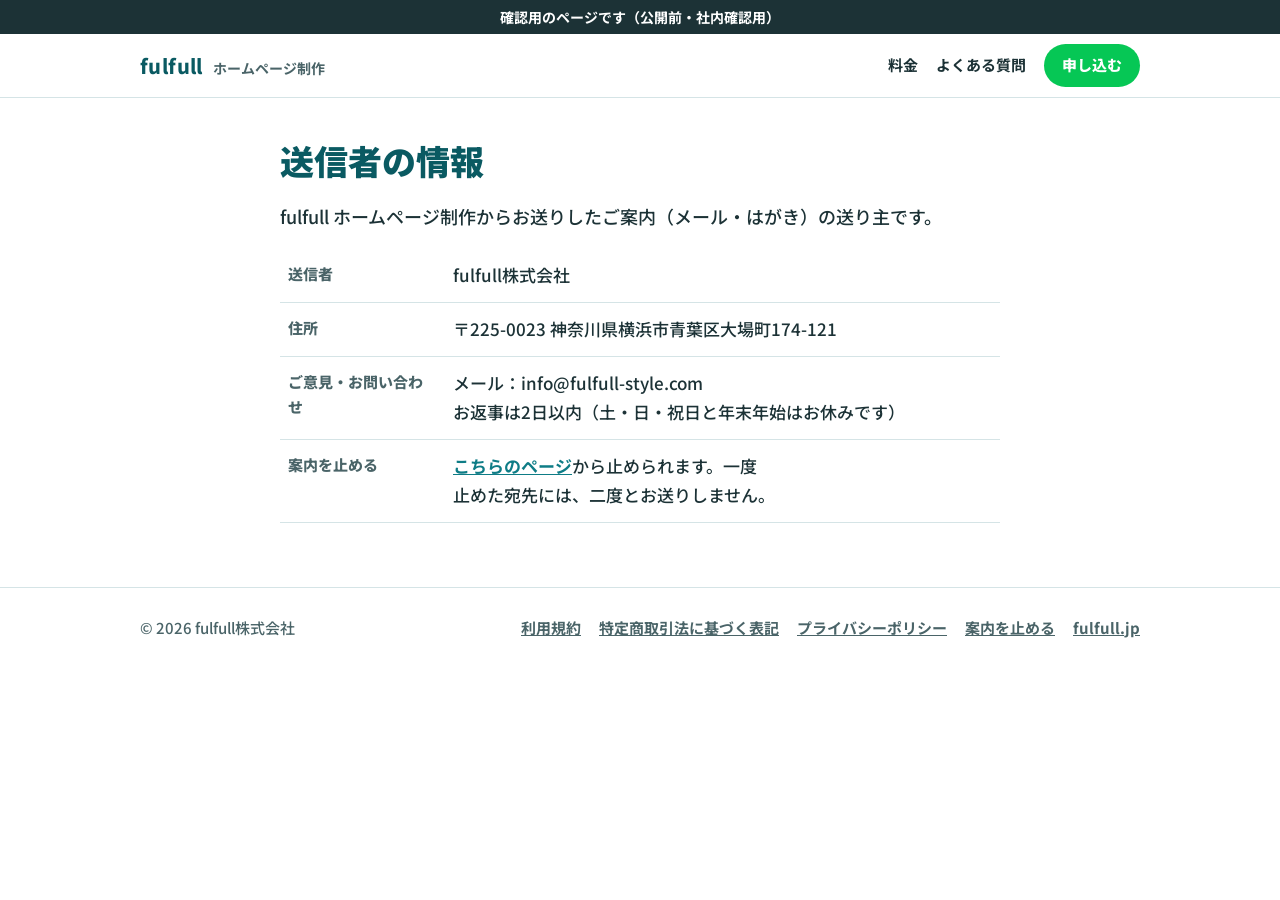
<file: sender/index.html>
<!doctype html>
<html lang="ja">
<head>
<meta charset="utf-8">
<meta name="viewport" content="width=device-width,initial-scale=1">
<meta name="robots" content="noindex, nofollow">
<title>送信者の情報｜fulfull ホームページ制作</title>
<link rel="preconnect" href="https://fonts.googleapis.com">
<link rel="preconnect" href="https://fonts.gstatic.com" crossorigin>
<link rel="stylesheet" href="https://fonts.googleapis.com/css2?family=Noto+Sans+JP:wght@500;700;800;900&display=swap">
<link rel="stylesheet" href="../style.css?v=26">
</head>
<body>
<div style="background:#1C3236;color:#fff;text-align:center;font-size:14px;font-weight:700;padding:6px 12px;line-height:1.6">確認用のページです（公開前・社内確認用）</div>
<header class="top">
  <div class="wrap">
    <a class="brand" href="../"><b>fulfull</b><span>ホームページ制作</span></a>
    <nav><a href="../#price">料金</a><a href="../#faq">よくある質問</a><a class="cta" href="../apply/">申し込む</a></nav>
  </div>
</header>
<main class="doc"><div class="narrow">
<h1>送信者の情報</h1>
<p><span class="l">fulfull ホームページ制作からお送りしたご案内（メール・はがき）の送り主です。</span></p>
<table class="tbl">
<tr><th>送信者</th><td>fulfull株式会社</td></tr>
<tr><th>住所</th><td>〒225-0023 神奈川県横浜市青葉区大場町174-121</td></tr>
<tr><th>ご意見・お問い合わせ</th><td><span class="l">メール：info@fulfull-style.com</span><span class="l">お返事は2日以内（土・日・祝日と年末年始はお休みです）</span></td></tr>
<tr><th>案内を止める</th><td><a href="../stop/">こちらのページ</a>から止められます。一度止めた宛先には、二度とお送りしません。</td></tr>
</table>
</div></main>
<footer>
  <div class="wrap">
    <span>© 2026 fulfull株式会社</span>
    <nav><a href="../terms/">利用規約</a><a href="../law/">特定商取引法に基づく表記</a><a href="../privacy/">プライバシーポリシー</a><a href="../stop/">案内を止める</a><a href="https://fulfull.jp/">fulfull.jp</a></nav>
  </div>
</footer>
</body>
</html>
</file>
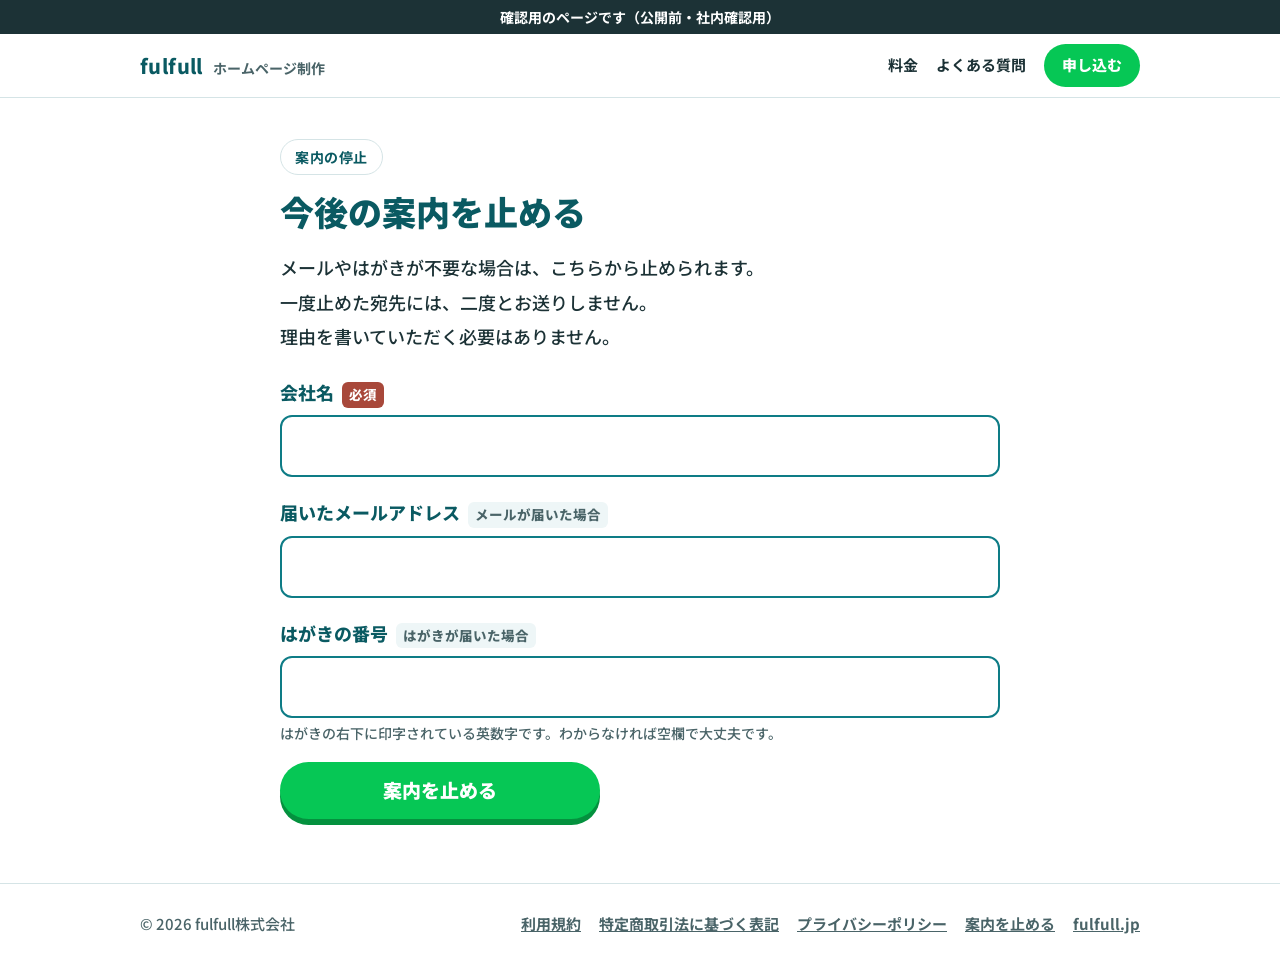
<file: stop/index.html>
<!doctype html>
<html lang="ja">
<head>
<meta charset="utf-8">
<meta name="viewport" content="width=device-width,initial-scale=1">
<title>案内の停止｜fulfull ホームページ制作</title>
<meta name="description" content="メールやはがきの案内を止めるページです。">
<meta name="robots" content="noindex">
<link rel="preconnect" href="https://fonts.googleapis.com">
<link rel="preconnect" href="https://fonts.gstatic.com" crossorigin>
<link rel="stylesheet" href="https://fonts.googleapis.com/css2?family=Noto+Sans+JP:wght@500;700;800;900&display=swap">
<link rel="stylesheet" href="../style.css?v=26">
</head>
<body>
<div style="background:#1C3236;color:#fff;text-align:center;font-size:14px;font-weight:700;padding:6px 12px;line-height:1.6">確認用のページです（公開前・社内確認用）</div>
<header class="top">
  <div class="wrap">
    <a class="brand" href="../"><b>fulfull</b><span>ホームページ制作</span></a>
    <nav><a href="../#price">料金</a><a href="../#faq">よくある質問</a><a class="cta" href="../apply/">申し込む</a></nav>
  </div>
</header>
<main class="doc"><div class="narrow">
<div class="eyebrow">案内の停止</div>
<h1>今後の案内を止める</h1>
<p><span class="l">メールやはがきが不要な場合は、こちらから止められます。</span><span class="l">一度止めた宛先には、二度とお送りしません。</span><span class="l">理由を書いていただく必要はありません。</span></p>

<form class="form" id="f" data-kind="stop" novalidate>
  <div class="field"><label for="company">会社名<span class="req">必須</span></label><input id="company" name="company" type="text" autocomplete="organization" required></div>
  <div class="field"><label for="email">届いたメールアドレス<span class="opt">メールが届いた場合</span></label><input id="email" name="email" type="email" autocomplete="email" inputmode="email"></div>
  <div class="field"><label for="code">はがきの番号<span class="opt">はがきが届いた場合</span></label><input id="code" name="code" type="text" inputmode="latin"><small>はがきの右下に印字されている英数字です。わからなければ空欄で大丈夫です。</small></div>
  <div class="hp" aria-hidden="true"><label>このまま空欄にしてください<input type="text" name="website" tabindex="-1" autocomplete="off"></label></div>
  <div id="msg" class="msg" tabindex="-1" hidden></div>
  <div><button class="btn" type="submit" data-label="案内を止める">案内を止める</button></div>
</form>

<div id="done" class="scene" tabindex="-1" hidden>
  <h2 style="margin-top:0;border:0;padding:0">停止を受け付けました</h2>
  <p><span class="l">今後、この宛先に案内をお送りすることはありません。</span><span class="l">すでに発送の手配が済んでいるはがきが、行き違いで1通届く場合があります。</span><span class="l">ご容赦ください。</span></p>
  <p><a href="../">トップへ戻る</a></p>
</div>
</div></main>
<footer>
  <div class="wrap">
    <span>© 2026 fulfull株式会社</span>
    <nav><a href="../terms/">利用規約</a><a href="../law/">特定商取引法に基づく表記</a><a href="../privacy/">プライバシーポリシー</a><a href="../stop/">案内を止める</a><a href="https://fulfull.jp/">fulfull.jp</a></nav>
  </div>
</footer>
<script>
// 受け口（GASのウェブアプリURL）。公開前にここへ入れる。空のあいだは送信しない。
const API = "https://script.google.com/macros/s/AKfycbxfERWHfQpd6anzqKjWJQVfpMv0J7oXV4vzUqxmphxbXaXxM5Nr-XLqSeeCMMDy6q2aDw/exec";
const form = document.getElementById("f");
const msg = document.getElementById("msg");
const done = document.getElementById("done");
function show(kind, text){ msg.className = "msg " + kind; msg.textContent = text; msg.hidden = false; msg.focus(); }
form.addEventListener("submit", async (e) => {
  e.preventDefault();
  if (!form.reportValidity()) return;
  const data = Object.fromEntries(new FormData(form).entries());
  data.kind = form.dataset.kind; data.page = location.pathname; data.at = new Date().toISOString();
  if (data.website) return;               // 見えない欄に入力があれば機械とみなす
  if (!API) { show("err", "受付の準備中です。数日のうちに開始します。お急ぎの場合は fulfull.jp のお問い合わせフォームからご連絡ください。"); return; }
  const btn = form.querySelector("button[type=submit]"); btn.disabled = true; btn.textContent = "送っています…";
  try {
    const r = await fetch(API, { method: "POST", headers: { "Content-Type": "text/plain;charset=utf-8" }, body: JSON.stringify(data) });
    const j = await r.json();
    if (!j.ok) throw new Error(j.error || "error");
    form.hidden = true; done.hidden = false;
    const no = document.getElementById("no"); if (no && j.no) no.textContent = j.no;
    done.focus();
  } catch (err) {
    btn.disabled = false; btn.textContent = btn.dataset.label;
    show("err", "送信できませんでした。電波の良い場所でもう一度お試しください。");
  }
});
</script>
</body>
</html>
</file>
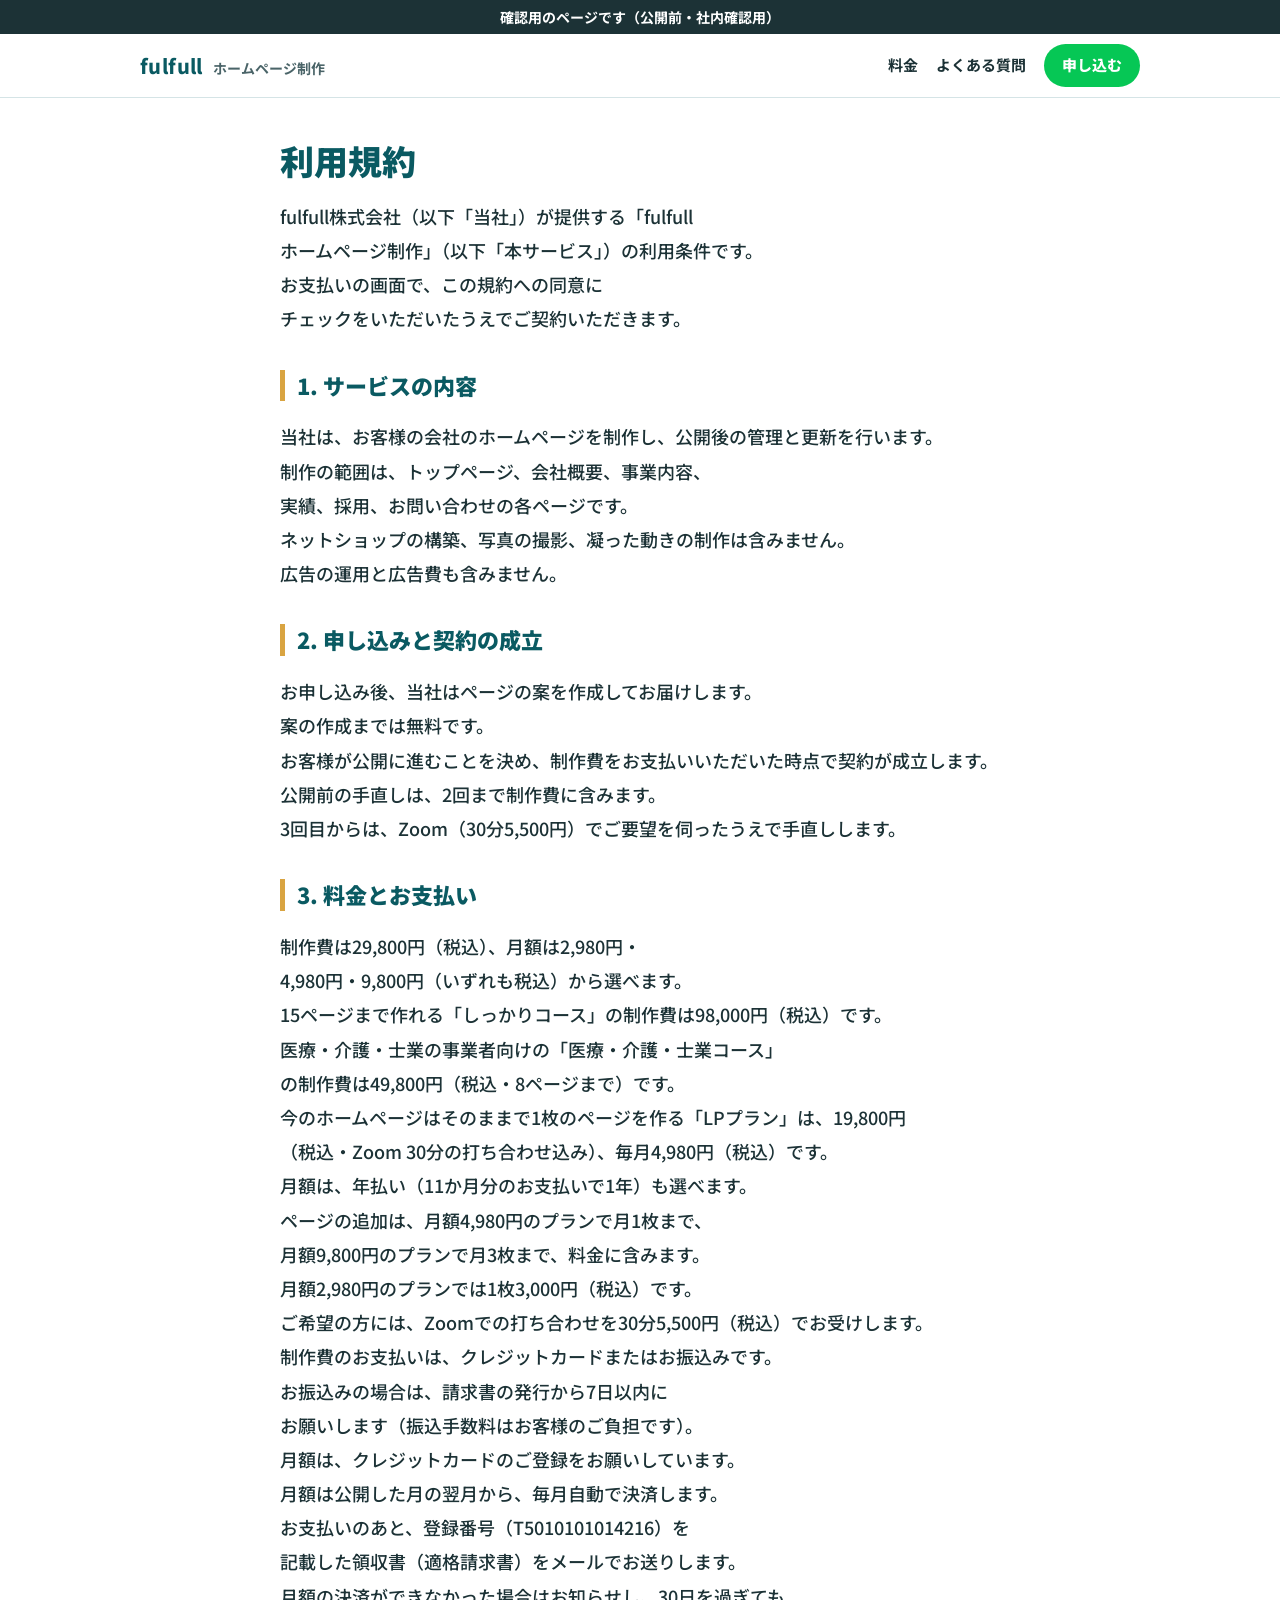
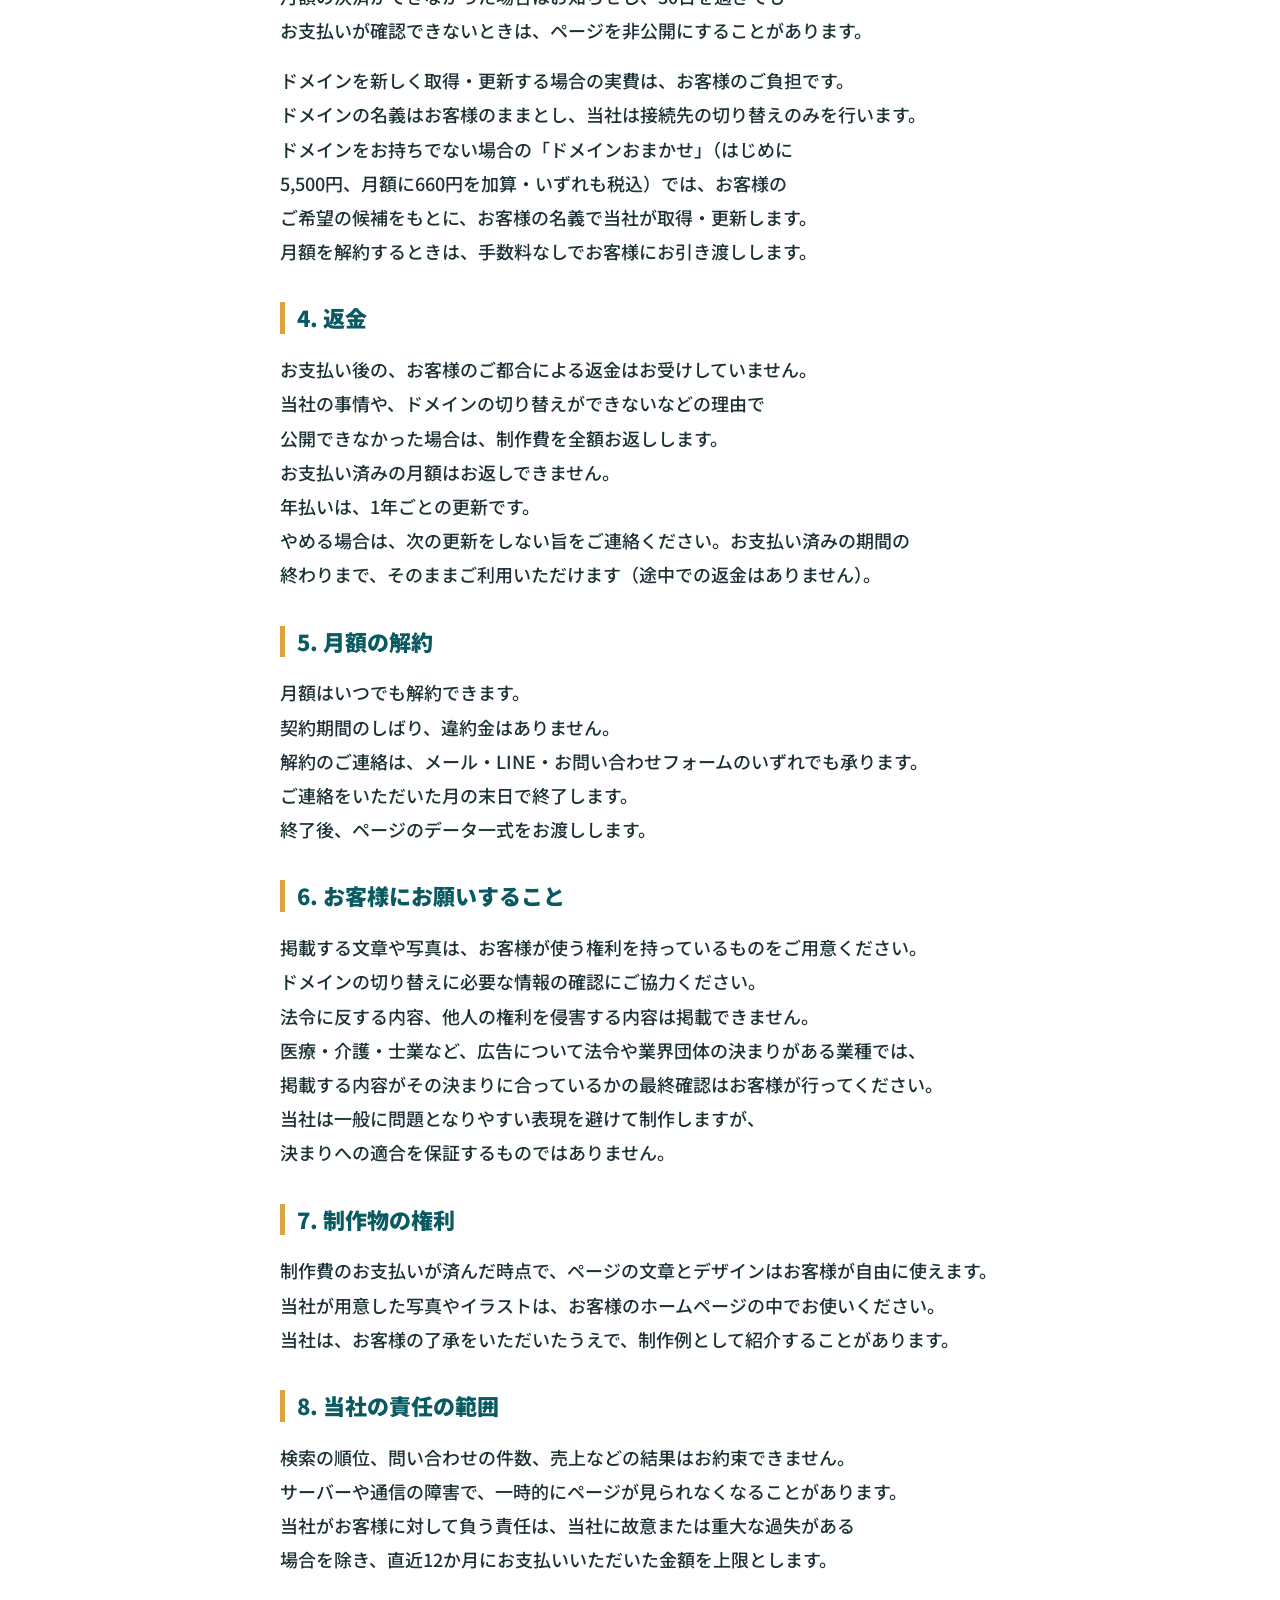
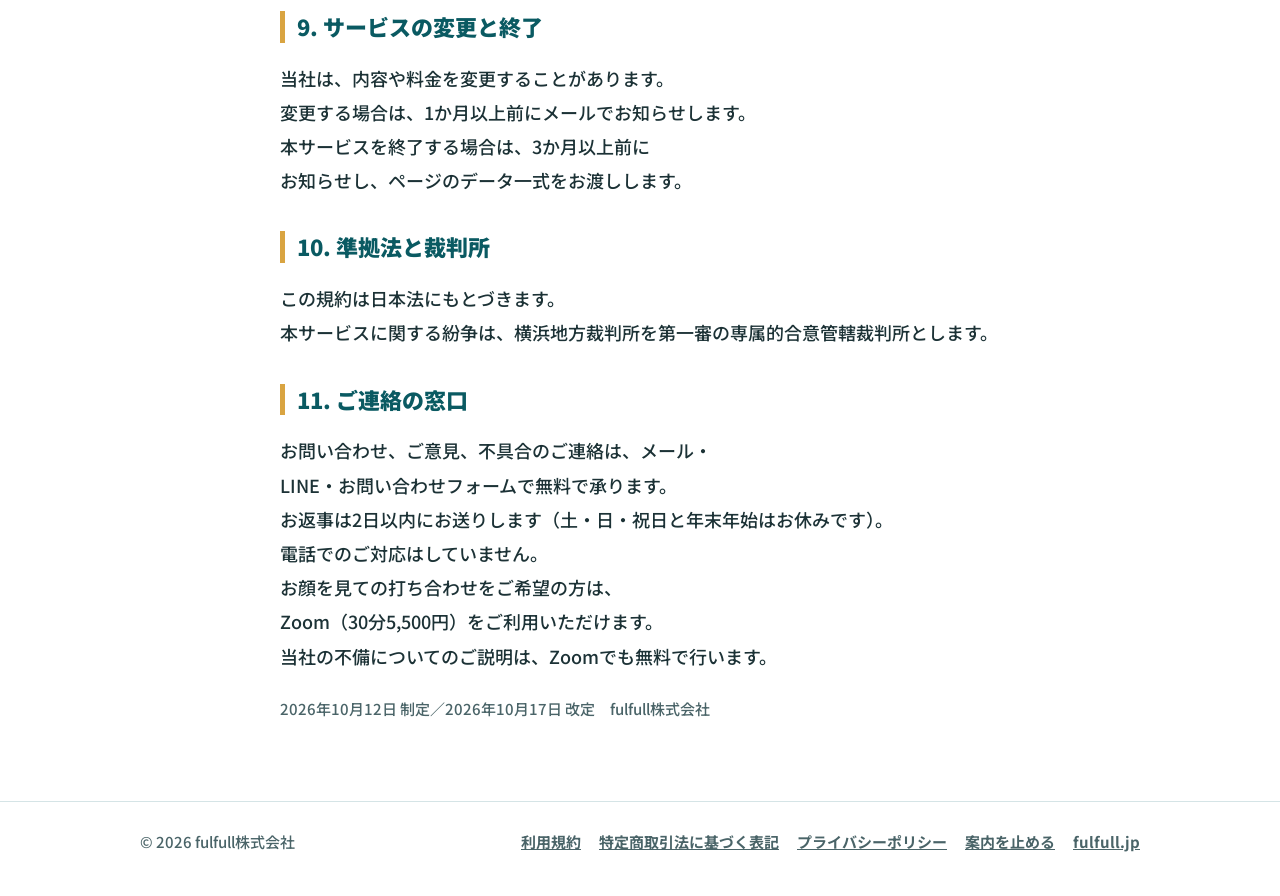
<file: terms/index.html>
<!doctype html>
<html lang="ja">
<head>
<meta charset="utf-8">
<meta name="robots" content="noindex,nofollow">
<meta name="viewport" content="width=device-width,initial-scale=1">
<title>利用規約｜fulfull ホームページ制作</title>
<meta name="description" content="fulfull ホームページ制作の利用規約です。">
<link rel="preconnect" href="https://fonts.googleapis.com">
<link rel="preconnect" href="https://fonts.gstatic.com" crossorigin>
<link rel="stylesheet" href="https://fonts.googleapis.com/css2?family=Noto+Sans+JP:wght@500;700;800;900&display=swap">
<link rel="stylesheet" href="../style.css?v=26">
</head>
<body>
<div style="background:#1C3236;color:#fff;text-align:center;font-size:14px;font-weight:700;padding:6px 12px;line-height:1.6">確認用のページです（公開前・社内確認用）</div>
<header class="top">
  <div class="wrap">
    <a class="brand" href="../"><b>fulfull</b><span>ホームページ制作</span></a>
    <nav><a href="../#price">料金</a><a href="../#faq">よくある質問</a><a class="cta" href="../apply/">申し込む</a></nav>
  </div>
</header>
<main class="doc"><div class="narrow">
<h1>利用規約</h1>
<p><span class="l">fulfull株式会社（以下「当社」）が提供する「fulfull ホームページ制作」（以下「本サービス」）の利用条件です。</span><span class="l">お支払いの画面で、この規約への同意にチェックをいただいたうえでご契約いただきます。</span></p>
<h2>1. サービスの内容</h2>
<p><span class="l">当社は、お客様の会社のホームページを制作し、公開後の管理と更新を行います。</span><span class="l">制作の範囲は、トップページ、会社概要、事業内容、実績、採用、お問い合わせの各ページです。</span><span class="l">ネットショップの構築、写真の撮影、凝った動きの制作は含みません。</span><span class="l">広告の運用と広告費も含みません。</span></p>
<h2>2. 申し込みと契約の成立</h2>
<p><span class="l">お申し込み後、当社はページの案を作成してお届けします。</span><span class="l">案の作成までは無料です。</span><span class="l">お客様が公開に進むことを決め、制作費をお支払いいただいた時点で契約が成立します。</span><span class="l">公開前の手直しは、2回まで制作費に含みます。</span><span class="l">3回目からは、Zoom（30分5,500円）でご要望を伺ったうえで手直しします。</span></p>
<h2>3. 料金とお支払い</h2>
<p><span class="l">制作費は29,800円（税込）、月額は2,980円・4,980円・9,800円（いずれも税込）から選べます。</span><span class="l">15ページまで作れる「しっかりコース」の制作費は98,000円（税込）です。</span><span class="l">医療・介護・士業の事業者向けの「医療・介護・士業コース」の制作費は49,800円（税込・8ページまで）です。</span><span class="l">今のホームページはそのままで1枚のページを作る「LPプラン」は、19,800円（税込・Zoom 30分の打ち合わせ込み）、毎月4,980円（税込）です。</span><span class="l">月額は、年払い（11か月分のお支払いで1年）も選べます。</span><span class="l">ページの追加は、月額4,980円のプランで月1枚まで、月額9,800円のプランで月3枚まで、料金に含みます。</span><span class="l">月額2,980円のプランでは1枚3,000円（税込）です。</span><span class="l">ご希望の方には、Zoomでの打ち合わせを30分5,500円（税込）でお受けします。</span><span class="l">制作費のお支払いは、クレジットカードまたはお振込みです。</span><span class="l">お振込みの場合は、請求書の発行から7日以内にお願いします（振込手数料はお客様のご負担です）。</span><span class="l">月額は、クレジットカードのご登録をお願いしています。</span><span class="l">月額は公開した月の翌月から、毎月自動で決済します。</span><span class="l">お支払いのあと、登録番号（T5010101014216）を記載した領収書（適格請求書）をメールでお送りします。</span><span class="l">月額の決済ができなかった場合はお知らせし、30日を過ぎてもお支払いが確認できないときは、ページを非公開にすることがあります。</span></p>
<p><span class="l">ドメインを新しく取得・更新する場合の実費は、お客様のご負担です。</span><span class="l">ドメインの名義はお客様のままとし、当社は接続先の切り替えのみを行います。</span><span class="l">ドメインをお持ちでない場合の「ドメインおまかせ」（はじめに5,500円、月額に660円を加算・いずれも税込）では、お客様のご希望の候補をもとに、お客様の名義で当社が取得・更新します。</span><span class="l">月額を解約するときは、手数料なしでお客様にお引き渡しします。</span></p>
<h2>4. 返金</h2>
<p><span class="l">お支払い後の、お客様のご都合による返金はお受けしていません。</span><span class="l">当社の事情や、ドメインの切り替えができないなどの理由で公開できなかった場合は、制作費を全額お返しします。</span><span class="l">お支払い済みの月額はお返しできません。</span><span class="l">年払いは、1年ごとの更新です。</span><span class="l">やめる場合は、次の更新をしない旨をご連絡ください。お支払い済みの期間の終わりまで、そのままご利用いただけます（途中での返金はありません）。</span></p>
<h2>5. 月額の解約</h2>
<p><span class="l">月額はいつでも解約できます。</span><span class="l">契約期間のしばり、違約金はありません。</span><span class="l">解約のご連絡は、メール・LINE・お問い合わせフォームのいずれでも承ります。</span><span class="l">ご連絡をいただいた月の末日で終了します。</span><span class="l">終了後、ページのデータ一式をお渡しします。</span></p>
<h2>6. お客様にお願いすること</h2>
<p><span class="l">掲載する文章や写真は、お客様が使う権利を持っているものをご用意ください。</span><span class="l">ドメインの切り替えに必要な情報の確認にご協力ください。</span><span class="l">法令に反する内容、他人の権利を侵害する内容は掲載できません。</span><span class="l">医療・介護・士業など、広告について法令や業界団体の決まりがある業種では、掲載する内容がその決まりに合っているかの最終確認はお客様が行ってください。</span><span class="l">当社は一般に問題となりやすい表現を避けて制作しますが、決まりへの適合を保証するものではありません。</span></p>
<h2>7. 制作物の権利</h2>
<p><span class="l">制作費のお支払いが済んだ時点で、ページの文章とデザインはお客様が自由に使えます。</span><span class="l">当社が用意した写真やイラストは、お客様のホームページの中でお使いください。</span><span class="l">当社は、お客様の了承をいただいたうえで、制作例として紹介することがあります。</span></p>
<h2>8. 当社の責任の範囲</h2>
<p><span class="l">検索の順位、問い合わせの件数、売上などの結果はお約束できません。</span><span class="l">サーバーや通信の障害で、一時的にページが見られなくなることがあります。</span><span class="l">当社がお客様に対して負う責任は、当社に故意または重大な過失がある場合を除き、直近12か月にお支払いいただいた金額を上限とします。</span></p>
<h2>9. サービスの変更と終了</h2>
<p><span class="l">当社は、内容や料金を変更することがあります。</span><span class="l">変更する場合は、1か月以上前にメールでお知らせします。</span><span class="l">本サービスを終了する場合は、3か月以上前にお知らせし、ページのデータ一式をお渡しします。</span></p>
<h2>10. 準拠法と裁判所</h2>
<p><span class="l">この規約は日本法にもとづきます。</span><span class="l">本サービスに関する紛争は、横浜地方裁判所を第一審の専属的合意管轄裁判所とします。</span></p>
<h2>11. ご連絡の窓口</h2>
<p><span class="l">お問い合わせ、ご意見、不具合のご連絡は、メール・LINE・お問い合わせフォームで無料で承ります。</span><span class="l">お返事は2日以内にお送りします（土・日・祝日と年末年始はお休みです）。</span><span class="l">電話でのご対応はしていません。</span><span class="l">お顔を見ての打ち合わせをご希望の方は、Zoom（30分5,500円）をご利用いただけます。</span><span class="l">当社の不備についてのご説明は、Zoomでも無料で行います。</span></p>
<p class="note" style="margin-top:22px">2026年10月12日 制定／2026年10月17日 改定　fulfull株式会社</p>
</div></main>
<footer>
  <div class="wrap">
    <span>© 2026 fulfull株式会社</span>
    <nav><a href="../terms/">利用規約</a><a href="../law/">特定商取引法に基づく表記</a><a href="../privacy/">プライバシーポリシー</a><a href="../stop/">案内を止める</a><a href="https://fulfull.jp/">fulfull.jp</a></nav>
  </div>
</footer>

</body>
</html>
</file>
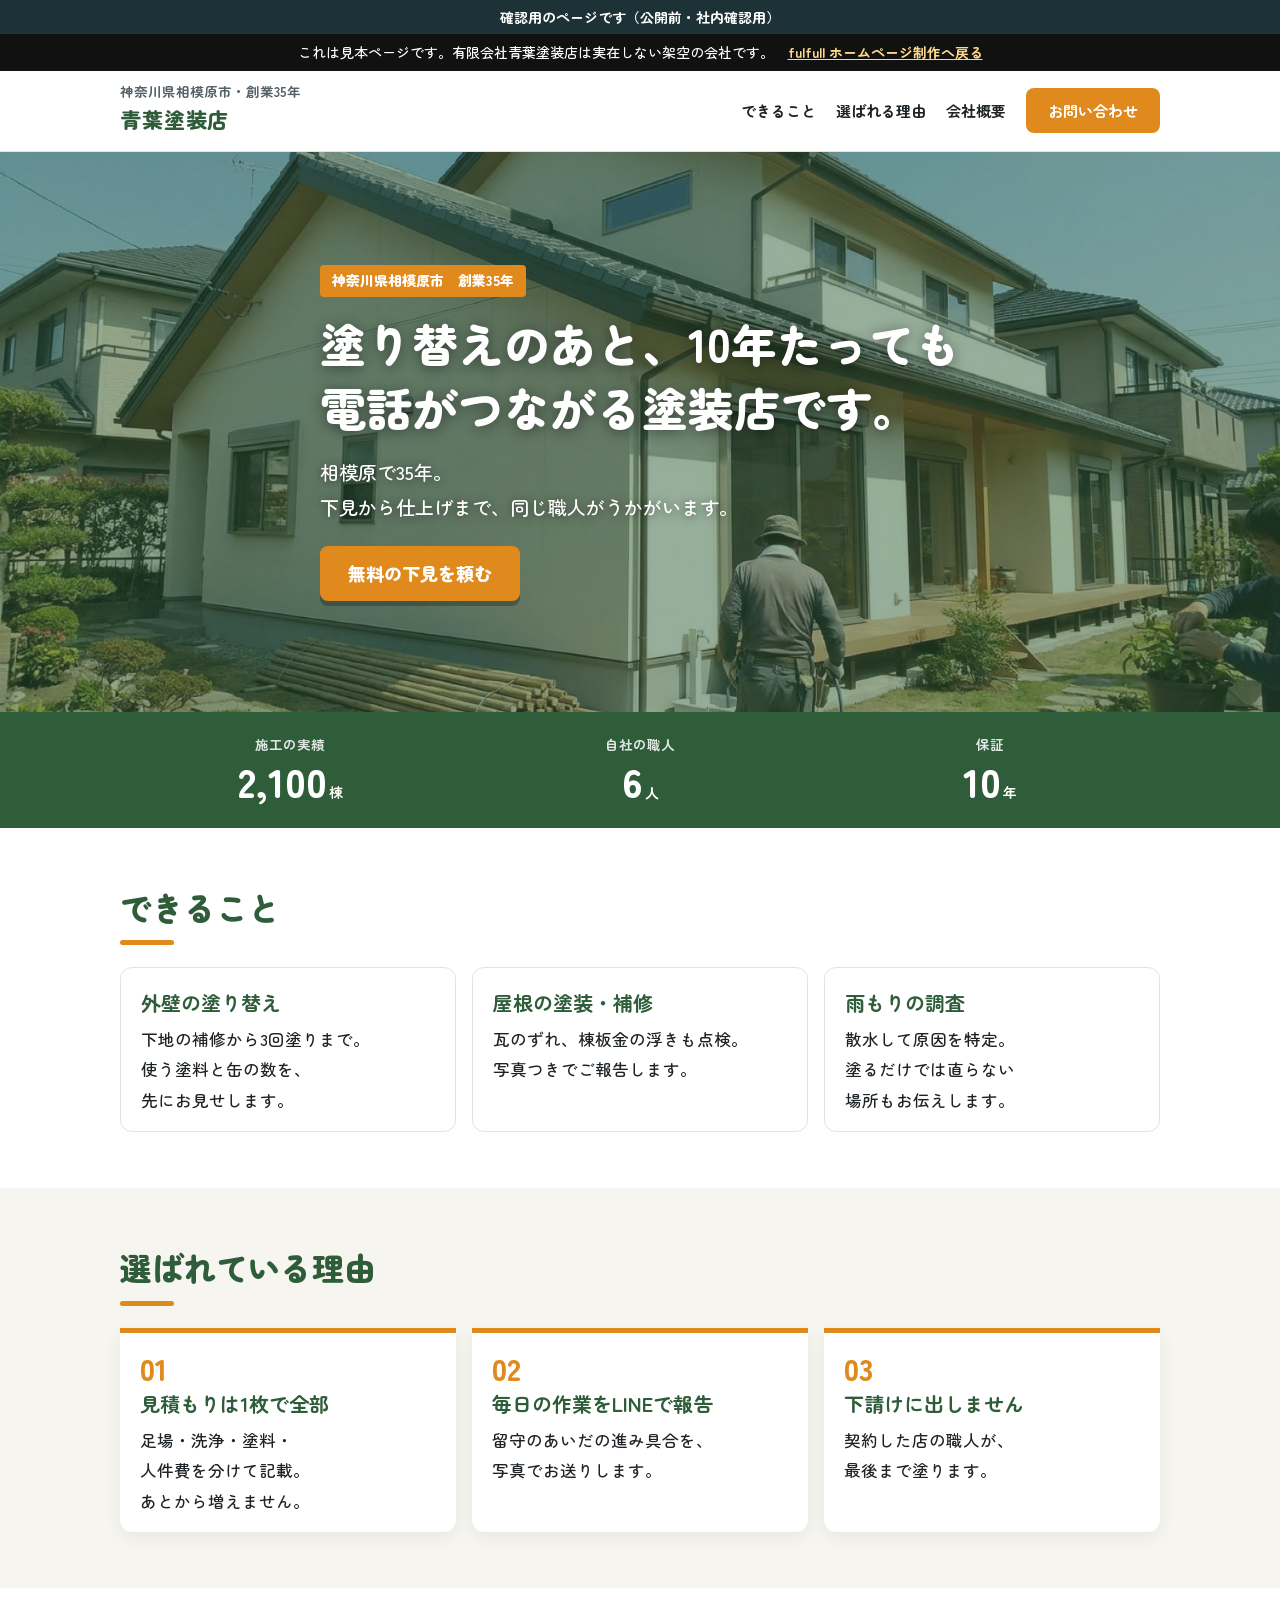
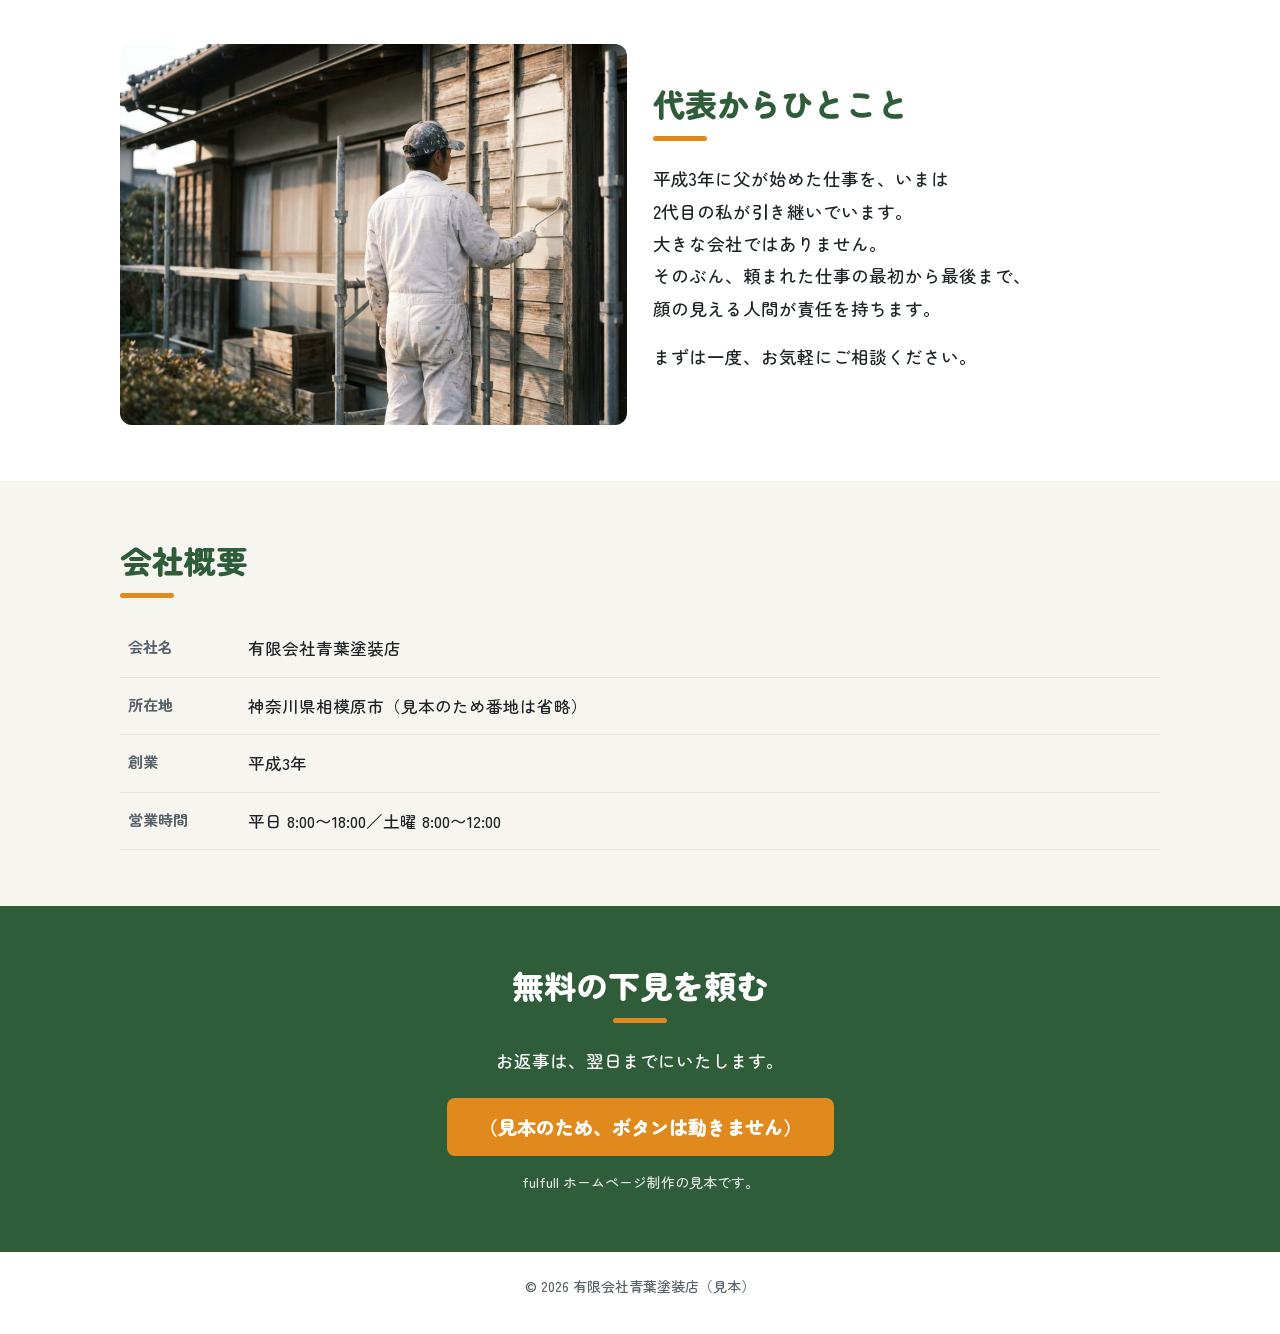
<file: sample/kensetsu/index.html>
<!doctype html><html lang="ja"><head><meta charset="utf-8"><meta name="viewport" content="width=device-width,initial-scale=1">
<title>青葉塗装店｜見本ページ（架空の会社）</title><meta name="robots" content="noindex">
<link rel="preconnect" href="https://fonts.googleapis.com"><link rel="preconnect" href="https://fonts.gstatic.com" crossorigin>
<link rel="stylesheet" href="https://fonts.googleapis.com/css2?family=Zen+Kaku+Gothic+New:wght@500;700;900&family=Zen+Maru+Gothic:wght@500;700;900&family=Noto+Sans+JP:wght@500;700;900&display=swap">
<style>
:root{--c1:#2F5D3A;--c2:#E08A1E;--bg:#F7F5EF;--ink:#1d2327;--ink2:#566168;--line:#dfe4e7}
*{box-sizing:border-box}html{scroll-behavior:smooth}
body{margin:0;font-family:'Zen Maru Gothic','Noto Sans JP',sans-serif;color:var(--ink);font-size:17.5px;font-weight:500;line-height:1.85;background:#fff}
img{max-width:100%;display:block}a{color:inherit}
.l{display:block;text-wrap:balance}.l,h1,h2,.card b,td{word-break:auto-phrase}
.demo{background:#111;color:#fff;font-size:14px;text-align:center;padding:7px 12px;line-height:1.6}.demo a{color:#FFD98A;font-weight:700}
.w{max-width:1080px;margin:0 auto;padding-inline:20px}
header.h{position:sticky;top:0;z-index:5;background:#fff;border-bottom:1px solid var(--line)}
header.h .w{display:flex;align-items:center;justify-content:space-between;gap:12px;padding-block:12px}
.logo{font-weight:900;font-size:21px;color:var(--c1);letter-spacing:.04em;text-decoration:none}.logo small{display:block;font-size:13.5px;color:var(--ink2);font-weight:700;letter-spacing:0;line-height:1.3}
header.h nav{display:flex;gap:20px;align-items:center}header.h nav a{text-decoration:none;font-size:15px;font-weight:700}
.b{display:inline-block;background:var(--c2);color:#fff!important;font-weight:900;border-radius:8px;padding:12px 22px;text-decoration:none;line-height:1.4}
@media(max-width:760px){header.h nav a:not(.b){display:none}header.h .b{padding:9px 14px;font-size:14.5px}}
.hero{position:relative;color:#fff;background:var(--c1)}
.hero{display:grid;min-height:min(74vh,560px)}
.hero img{position:absolute;inset:0;width:100%;height:100%;object-fit:cover;opacity:.5}
.hero .t{position:relative;display:flex;align-items:center;padding-block:48px}
.hero .tag{display:inline-block;background:var(--c2);font-size:14px;font-weight:900;padding:3px 12px;border-radius:4px;margin-bottom:14px}
.hero h1{font-size:clamp(24px,5.4vw,46px);line-height:1.4;margin:0 0 14px;font-weight:900;text-shadow:0 2px 14px rgba(0,0,0,.45);text-wrap:balance}
.hero p{font-size:clamp(16px,2.2vw,19px);margin:0 0 22px;text-shadow:0 1px 10px rgba(0,0,0,.5)}
.hero .b{font-size:18px;padding:15px 28px;box-shadow:0 5px 0 rgba(0,0,0,.25)}
.nums{background:var(--c1);color:#fff}.nums .w{display:grid;grid-template-columns:repeat(3,1fr);gap:10px;padding-block:20px}
.nums div{text-align:center;min-width:0}.nums span{display:block;font-size:13.5px;opacity:.85;font-weight:700}.nums b{font-size:clamp(24px,5.5vw,40px);font-weight:900;line-height:1.2}.nums small{font-size:14px;font-weight:700;margin-left:2px}
section{padding-block:56px}section.alt{background:var(--bg)}
h2{font-size:clamp(23px,4.6vw,32px);font-weight:900;line-height:1.45;margin:0 0 22px;color:var(--c1);text-wrap:balance}h2::after{content:"";display:block;width:54px;height:5px;background:var(--c2);margin-top:10px;border-radius:3px}
.g3{display:grid;gap:16px}@media(min-width:820px){.g3{grid-template-columns:repeat(3,1fr)}}
.card{background:#fff;border:1px solid var(--line);border-radius:12px;padding:20px 20px 16px;min-width:0}.card b{display:block;font-size:20px;color:var(--c1);margin-bottom:6px;line-height:1.5}.card p{margin:0;font-size:16.5px}
.why{counter-reset:n}.why .card{counter-increment:n;border:0;border-top:5px solid var(--c2);border-radius:0 0 12px 12px;box-shadow:0 6px 18px rgba(0,0,0,.06)}.why .card::before{content:"0" counter(n);font-size:30px;font-weight:900;color:var(--c2);line-height:1;display:block;margin-bottom:6px}
.split{display:grid;gap:26px;align-items:center}@media(min-width:820px){.split{grid-template-columns:1fr 1fr}}.split img{border-radius:12px;width:100%;aspect-ratio:4/3;object-fit:cover}
.split p{margin:0 0 .9em}
table{width:100%;border-collapse:collapse}th,td{text-align:left;padding:13px 8px;border-bottom:1px solid var(--line);vertical-align:top;font-size:16.5px}th{width:8em;color:var(--ink2);font-size:15px}
.cta{background:var(--c1);color:#fff;text-align:center}.cta h2{color:#fff}.cta h2::after{margin-inline:auto}.cta p{margin:0 0 20px}.cta .b{font-size:19px;padding:16px 32px}.cta small{display:block;margin-top:14px;font-size:14px;opacity:.85}
footer{padding-block:22px 34px;font-size:14px;color:var(--ink2);text-align:center}
</style></head><body>
<div style="background:#1C3236;color:#fff;text-align:center;font-size:14px;font-weight:700;padding:6px 12px;line-height:1.6">確認用のページです（公開前・社内確認用）</div>
<div class="demo">これは見本ページです。有限会社青葉塗装店は実在しない架空の会社です。　<a href="../../#samples">fulfull ホームページ制作へ戻る</a></div>
<header class="h"><div class="w"><a class="logo" href="#"><small>神奈川県相模原市・創業35年</small>青葉塗装店</a><nav><a href="#service">できること</a><a href="#why">選ばれる理由</a><a href="#company">会社概要</a><a class="b" href="#contact">お問い合わせ</a></nav></div></header>
<div class="hero"><img src="../img/kensetsu_hero.jpg" alt=""><div class="t"><div class="w"><span class="tag">神奈川県相模原市　創業35年</span><h1><span class="l">塗り替えのあと、10年たっても</span><span class="l">電話がつながる塗装店です。</span></h1><p><span class="l">相模原で35年。</span><span class="l">下見から仕上げまで、同じ職人がうかがいます。</span></p><a class="b" href="#contact">無料の下見を頼む</a></div></div></div>
<div class="nums"><div class="w"><div><span>施工の実績</span><b>2,100</b><small>棟</small></div><div><span>自社の職人</span><b>6</b><small>人</small></div><div><span>保証</span><b>10</b><small>年</small></div></div></div>
<section id="service"><div class="w"><h2>できること</h2><div class="g3"><div class="card"><b>外壁の塗り替え</b><p><span class="l">下地の補修から3回塗りまで。</span><span class="l">使う塗料と缶の数を、先にお見せします。</span></p></div><div class="card"><b>屋根の塗装・補修</b><p><span class="l">瓦のずれ、棟板金の浮きも点検。</span><span class="l">写真つきでご報告します。</span></p></div><div class="card"><b>雨もりの調査</b><p><span class="l">散水して原因を特定。</span><span class="l">塗るだけでは直らない場所もお伝えします。</span></p></div></div></div></section>
<section class="alt" id="why"><div class="w"><h2>選ばれている理由</h2><div class="g3 why"><div class="card"><b>見積もりは1枚で全部</b><p><span class="l">足場・洗浄・塗料・人件費を分けて記載。</span><span class="l">あとから増えません。</span></p></div><div class="card"><b>毎日の作業をLINEで報告</b><p><span class="l">留守のあいだの進み具合を、写真でお送りします。</span></p></div><div class="card"><b>下請けに出しません</b><p><span class="l">契約した店の職人が、最後まで塗ります。</span></p></div></div></div></section>
<section><div class="w split"><img src="../img/kensetsu_2.jpg" alt=""><div><h2>代表からひとこと</h2><p><span class="l">平成3年に父が始めた仕事を、いまは2代目の私が引き継いでいます。</span><span class="l">大きな会社ではありません。</span><span class="l">そのぶん、頼まれた仕事の最初から最後まで、顔の見える人間が責任を持ちます。</span></p><p><span class="l">まずは一度、お気軽にご相談ください。</span></p></div></div></section>
<section class="alt" id="company"><div class="w"><h2>会社概要</h2><table><tr><th>会社名</th><td>有限会社青葉塗装店</td></tr><tr><th>所在地</th><td>神奈川県相模原市（見本のため番地は省略）</td></tr><tr><th>創業</th><td>平成3年</td></tr><tr><th>営業時間</th><td>平日 8:00〜18:00／土曜 8:00〜12:00</td></tr></table></div></section>
<section class="cta" id="contact"><div class="w"><h2>無料の下見を頼む</h2><p><span class="l">お返事は、翌日までにいたします。</span></p><a class="b" href="../../#samples">（見本のため、ボタンは動きません）</a><small>fulfull ホームページ制作の見本です。</small></div></section>
<footer>© 2026 有限会社青葉塗装店（見本）</footer>
</body></html>
</file>
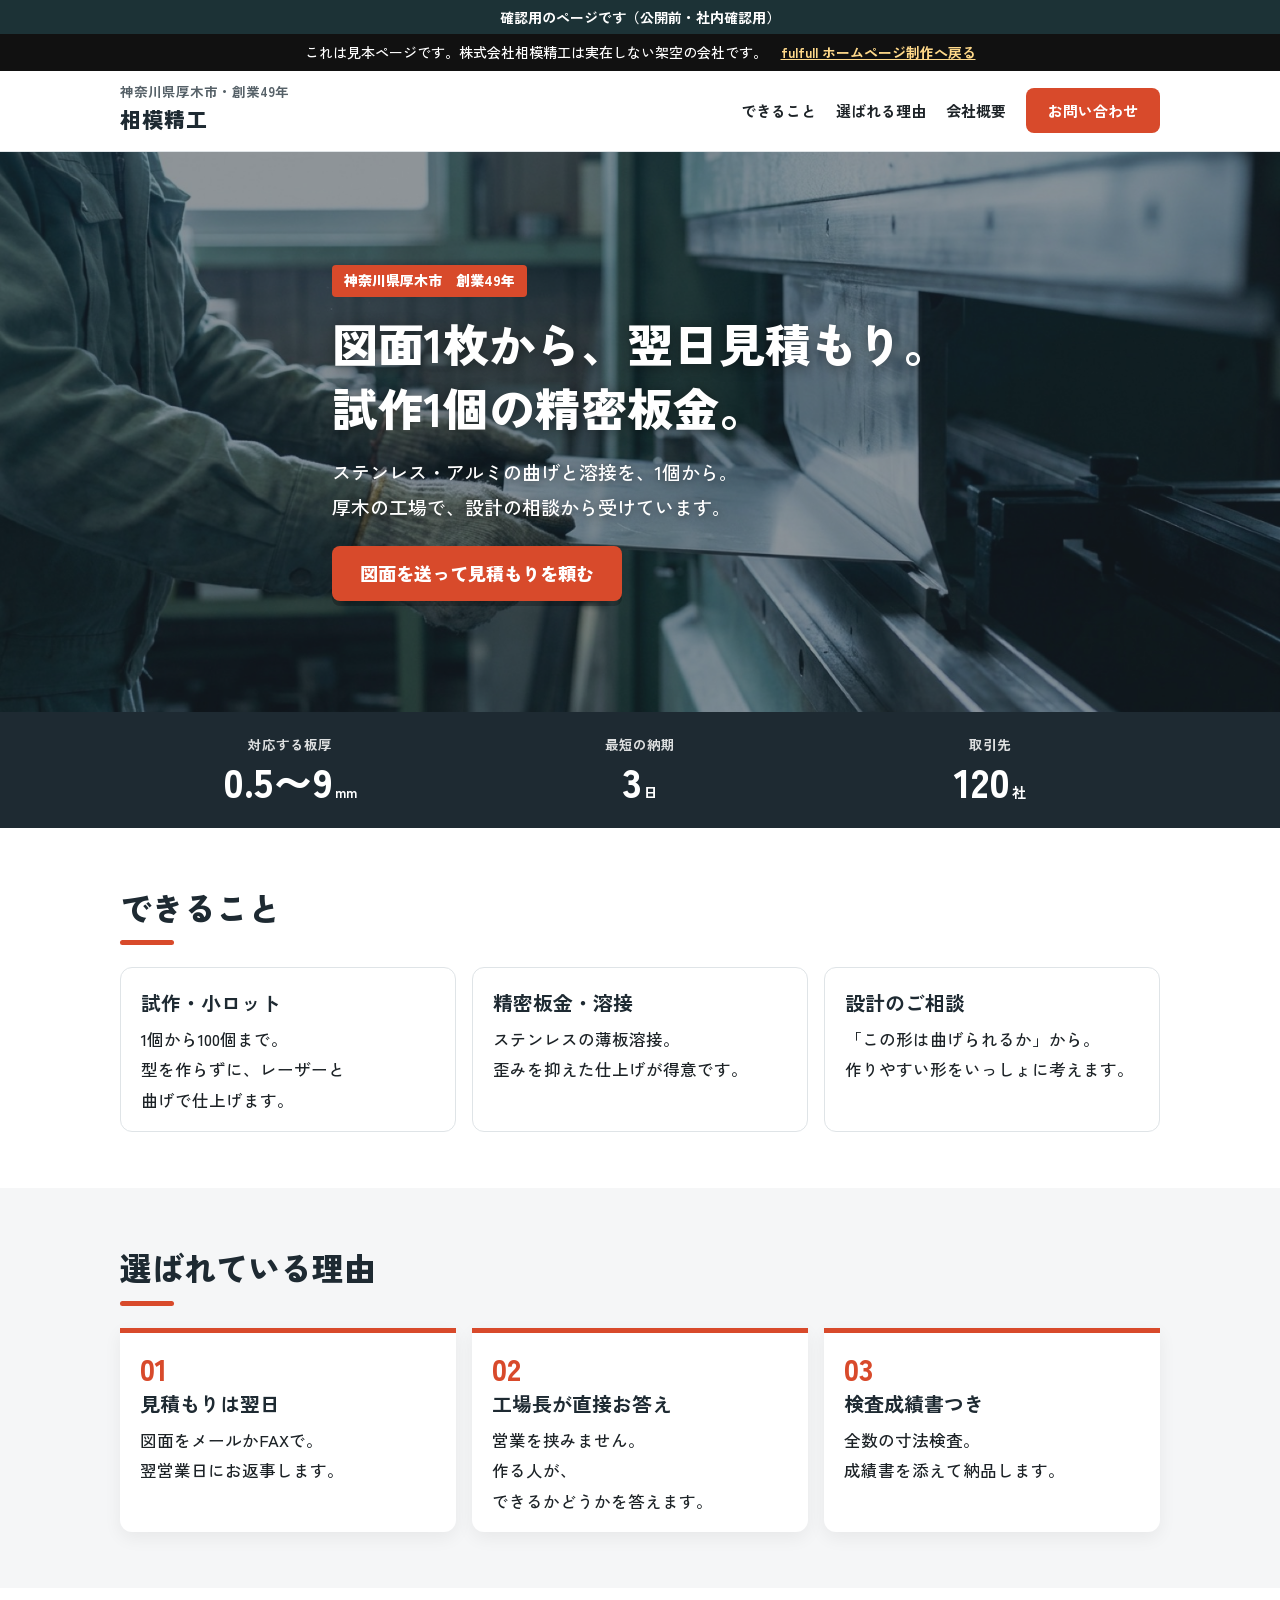
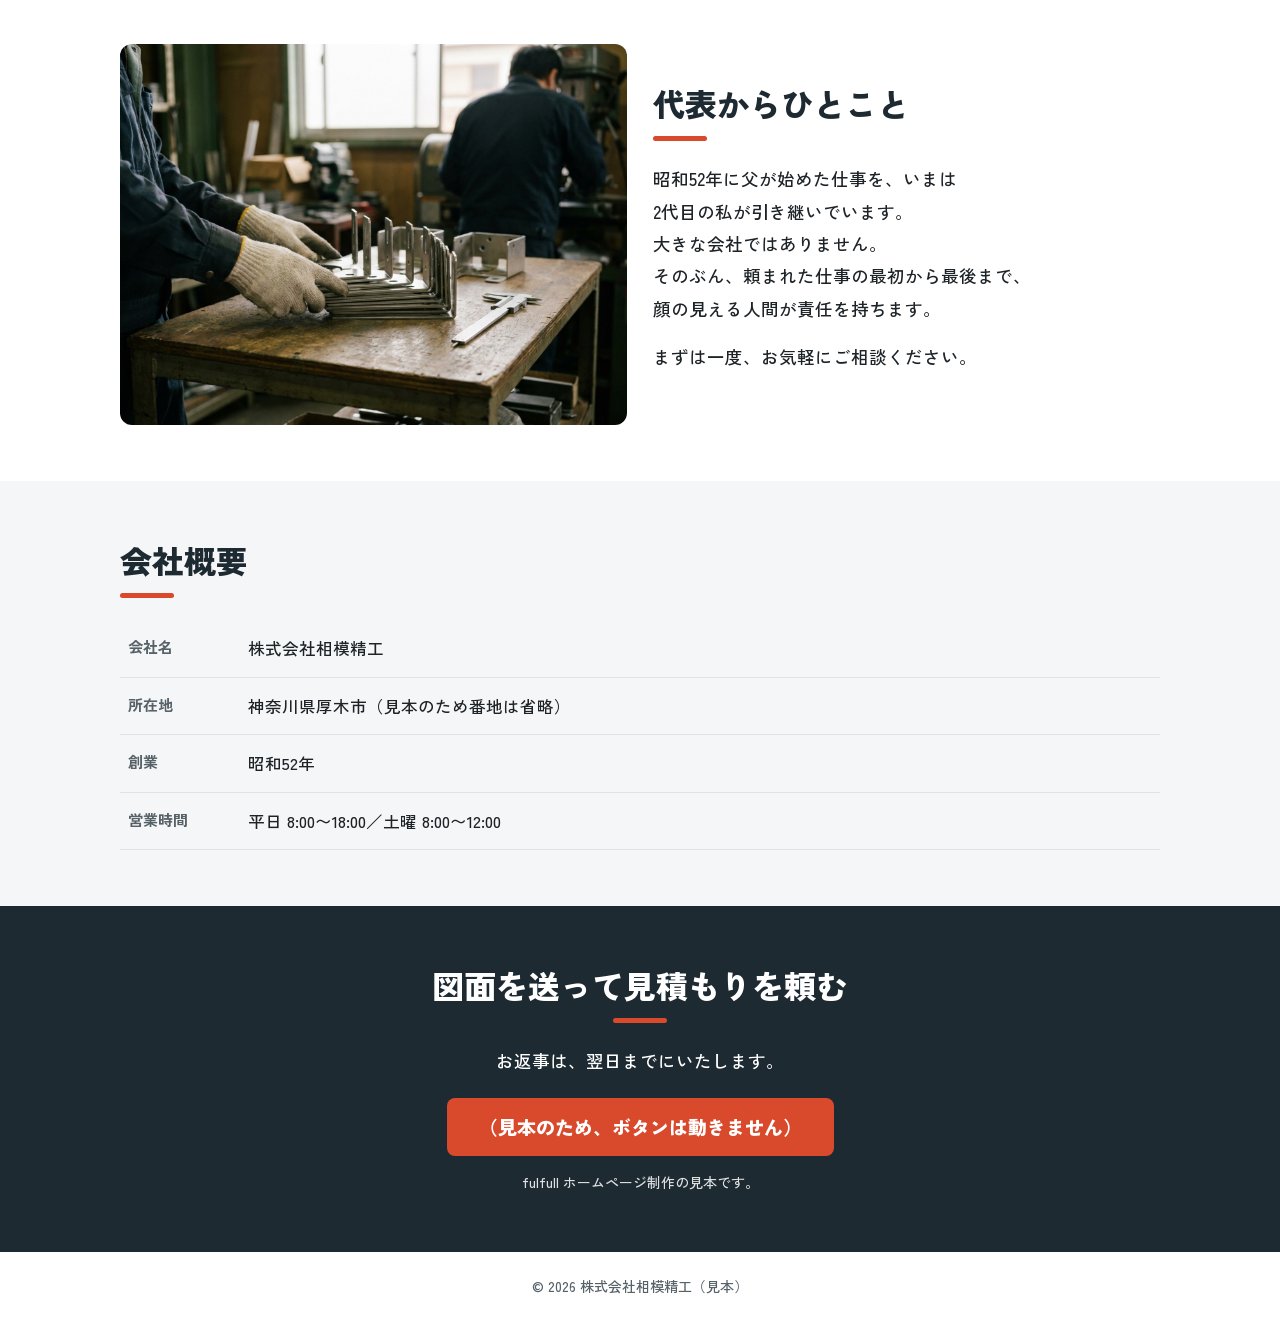
<file: sample/seizo/index.html>
<!doctype html><html lang="ja"><head><meta charset="utf-8"><meta name="viewport" content="width=device-width,initial-scale=1">
<title>相模精工｜見本ページ（架空の会社）</title><meta name="robots" content="noindex">
<link rel="preconnect" href="https://fonts.googleapis.com"><link rel="preconnect" href="https://fonts.gstatic.com" crossorigin>
<link rel="stylesheet" href="https://fonts.googleapis.com/css2?family=Zen+Kaku+Gothic+New:wght@500;700;900&family=Zen+Maru+Gothic:wght@500;700;900&family=Noto+Sans+JP:wght@500;700;900&display=swap">
<style>
:root{--c1:#1E2A32;--c2:#D84A2B;--bg:#F5F6F7;--ink:#1d2327;--ink2:#566168;--line:#dfe4e7}
*{box-sizing:border-box}html{scroll-behavior:smooth}
body{margin:0;font-family:'Zen Kaku Gothic New','Noto Sans JP',sans-serif;color:var(--ink);font-size:17.5px;font-weight:500;line-height:1.85;background:#fff}
img{max-width:100%;display:block}a{color:inherit}
.l{display:block;text-wrap:balance}.l,h1,h2,.card b,td{word-break:auto-phrase}
.demo{background:#111;color:#fff;font-size:14px;text-align:center;padding:7px 12px;line-height:1.6}.demo a{color:#FFD98A;font-weight:700}
.w{max-width:1080px;margin:0 auto;padding-inline:20px}
header.h{position:sticky;top:0;z-index:5;background:#fff;border-bottom:1px solid var(--line)}
header.h .w{display:flex;align-items:center;justify-content:space-between;gap:12px;padding-block:12px}
.logo{font-weight:900;font-size:21px;color:var(--c1);letter-spacing:.04em;text-decoration:none}.logo small{display:block;font-size:13.5px;color:var(--ink2);font-weight:700;letter-spacing:0;line-height:1.3}
header.h nav{display:flex;gap:20px;align-items:center}header.h nav a{text-decoration:none;font-size:15px;font-weight:700}
.b{display:inline-block;background:var(--c2);color:#fff!important;font-weight:900;border-radius:8px;padding:12px 22px;text-decoration:none;line-height:1.4}
@media(max-width:760px){header.h nav a:not(.b){display:none}header.h .b{padding:9px 14px;font-size:14.5px}}
.hero{position:relative;color:#fff;background:var(--c1)}
.hero{display:grid;min-height:min(74vh,560px)}
.hero img{position:absolute;inset:0;width:100%;height:100%;object-fit:cover;opacity:.5}
.hero .t{position:relative;display:flex;align-items:center;padding-block:48px}
.hero .tag{display:inline-block;background:var(--c2);font-size:14px;font-weight:900;padding:3px 12px;border-radius:4px;margin-bottom:14px}
.hero h1{font-size:clamp(24px,5.4vw,46px);line-height:1.4;margin:0 0 14px;font-weight:900;text-shadow:0 2px 14px rgba(0,0,0,.45);text-wrap:balance}
.hero p{font-size:clamp(16px,2.2vw,19px);margin:0 0 22px;text-shadow:0 1px 10px rgba(0,0,0,.5)}
.hero .b{font-size:18px;padding:15px 28px;box-shadow:0 5px 0 rgba(0,0,0,.25)}
.nums{background:var(--c1);color:#fff}.nums .w{display:grid;grid-template-columns:repeat(3,1fr);gap:10px;padding-block:20px}
.nums div{text-align:center;min-width:0}.nums span{display:block;font-size:13.5px;opacity:.85;font-weight:700}.nums b{font-size:clamp(24px,5.5vw,40px);font-weight:900;line-height:1.2}.nums small{font-size:14px;font-weight:700;margin-left:2px}
section{padding-block:56px}section.alt{background:var(--bg)}
h2{font-size:clamp(23px,4.6vw,32px);font-weight:900;line-height:1.45;margin:0 0 22px;color:var(--c1);text-wrap:balance}h2::after{content:"";display:block;width:54px;height:5px;background:var(--c2);margin-top:10px;border-radius:3px}
.g3{display:grid;gap:16px}@media(min-width:820px){.g3{grid-template-columns:repeat(3,1fr)}}
.card{background:#fff;border:1px solid var(--line);border-radius:12px;padding:20px 20px 16px;min-width:0}.card b{display:block;font-size:20px;color:var(--c1);margin-bottom:6px;line-height:1.5}.card p{margin:0;font-size:16.5px}
.why{counter-reset:n}.why .card{counter-increment:n;border:0;border-top:5px solid var(--c2);border-radius:0 0 12px 12px;box-shadow:0 6px 18px rgba(0,0,0,.06)}.why .card::before{content:"0" counter(n);font-size:30px;font-weight:900;color:var(--c2);line-height:1;display:block;margin-bottom:6px}
.split{display:grid;gap:26px;align-items:center}@media(min-width:820px){.split{grid-template-columns:1fr 1fr}}.split img{border-radius:12px;width:100%;aspect-ratio:4/3;object-fit:cover}
.split p{margin:0 0 .9em}
table{width:100%;border-collapse:collapse}th,td{text-align:left;padding:13px 8px;border-bottom:1px solid var(--line);vertical-align:top;font-size:16.5px}th{width:8em;color:var(--ink2);font-size:15px}
.cta{background:var(--c1);color:#fff;text-align:center}.cta h2{color:#fff}.cta h2::after{margin-inline:auto}.cta p{margin:0 0 20px}.cta .b{font-size:19px;padding:16px 32px}.cta small{display:block;margin-top:14px;font-size:14px;opacity:.85}
footer{padding-block:22px 34px;font-size:14px;color:var(--ink2);text-align:center}
</style></head><body>
<div style="background:#1C3236;color:#fff;text-align:center;font-size:14px;font-weight:700;padding:6px 12px;line-height:1.6">確認用のページです（公開前・社内確認用）</div>
<div class="demo">これは見本ページです。株式会社相模精工は実在しない架空の会社です。　<a href="../../#samples">fulfull ホームページ制作へ戻る</a></div>
<header class="h"><div class="w"><a class="logo" href="#"><small>神奈川県厚木市・創業49年</small>相模精工</a><nav><a href="#service">できること</a><a href="#why">選ばれる理由</a><a href="#company">会社概要</a><a class="b" href="#contact">お問い合わせ</a></nav></div></header>
<div class="hero"><img src="../img/seizo_hero.jpg" alt=""><div class="t"><div class="w"><span class="tag">神奈川県厚木市　創業49年</span><h1><span class="l">図面1枚から、翌日見積もり。</span><span class="l">試作1個の精密板金。</span></h1><p><span class="l">ステンレス・アルミの曲げと溶接を、1個から。</span><span class="l">厚木の工場で、設計の相談から受けています。</span></p><a class="b" href="#contact">図面を送って見積もりを頼む</a></div></div></div>
<div class="nums"><div class="w"><div><span>対応する板厚</span><b>0.5〜9</b><small>mm</small></div><div><span>最短の納期</span><b>3</b><small>日</small></div><div><span>取引先</span><b>120</b><small>社</small></div></div></div>
<section id="service"><div class="w"><h2>できること</h2><div class="g3"><div class="card"><b>試作・小ロット</b><p><span class="l">1個から100個まで。</span><span class="l">型を作らずに、レーザーと曲げで仕上げます。</span></p></div><div class="card"><b>精密板金・溶接</b><p><span class="l">ステンレスの薄板溶接。</span><span class="l">歪みを抑えた仕上げが得意です。</span></p></div><div class="card"><b>設計のご相談</b><p><span class="l">「この形は曲げられるか」から。</span><span class="l">作りやすい形をいっしょに考えます。</span></p></div></div></div></section>
<section class="alt" id="why"><div class="w"><h2>選ばれている理由</h2><div class="g3 why"><div class="card"><b>見積もりは翌日</b><p><span class="l">図面をメールかFAXで。</span><span class="l">翌営業日にお返事します。</span></p></div><div class="card"><b>工場長が直接お答え</b><p><span class="l">営業を挟みません。</span><span class="l">作る人が、できるかどうかを答えます。</span></p></div><div class="card"><b>検査成績書つき</b><p><span class="l">全数の寸法検査。</span><span class="l">成績書を添えて納品します。</span></p></div></div></div></section>
<section><div class="w split"><img src="../img/seizo_2.jpg" alt=""><div><h2>代表からひとこと</h2><p><span class="l">昭和52年に父が始めた仕事を、いまは2代目の私が引き継いでいます。</span><span class="l">大きな会社ではありません。</span><span class="l">そのぶん、頼まれた仕事の最初から最後まで、顔の見える人間が責任を持ちます。</span></p><p><span class="l">まずは一度、お気軽にご相談ください。</span></p></div></div></section>
<section class="alt" id="company"><div class="w"><h2>会社概要</h2><table><tr><th>会社名</th><td>株式会社相模精工</td></tr><tr><th>所在地</th><td>神奈川県厚木市（見本のため番地は省略）</td></tr><tr><th>創業</th><td>昭和52年</td></tr><tr><th>営業時間</th><td>平日 8:00〜18:00／土曜 8:00〜12:00</td></tr></table></div></section>
<section class="cta" id="contact"><div class="w"><h2>図面を送って見積もりを頼む</h2><p><span class="l">お返事は、翌日までにいたします。</span></p><a class="b" href="../../#samples">（見本のため、ボタンは動きません）</a><small>fulfull ホームページ制作の見本です。</small></div></section>
<footer>© 2026 株式会社相模精工（見本）</footer>
</body></html>
</file>
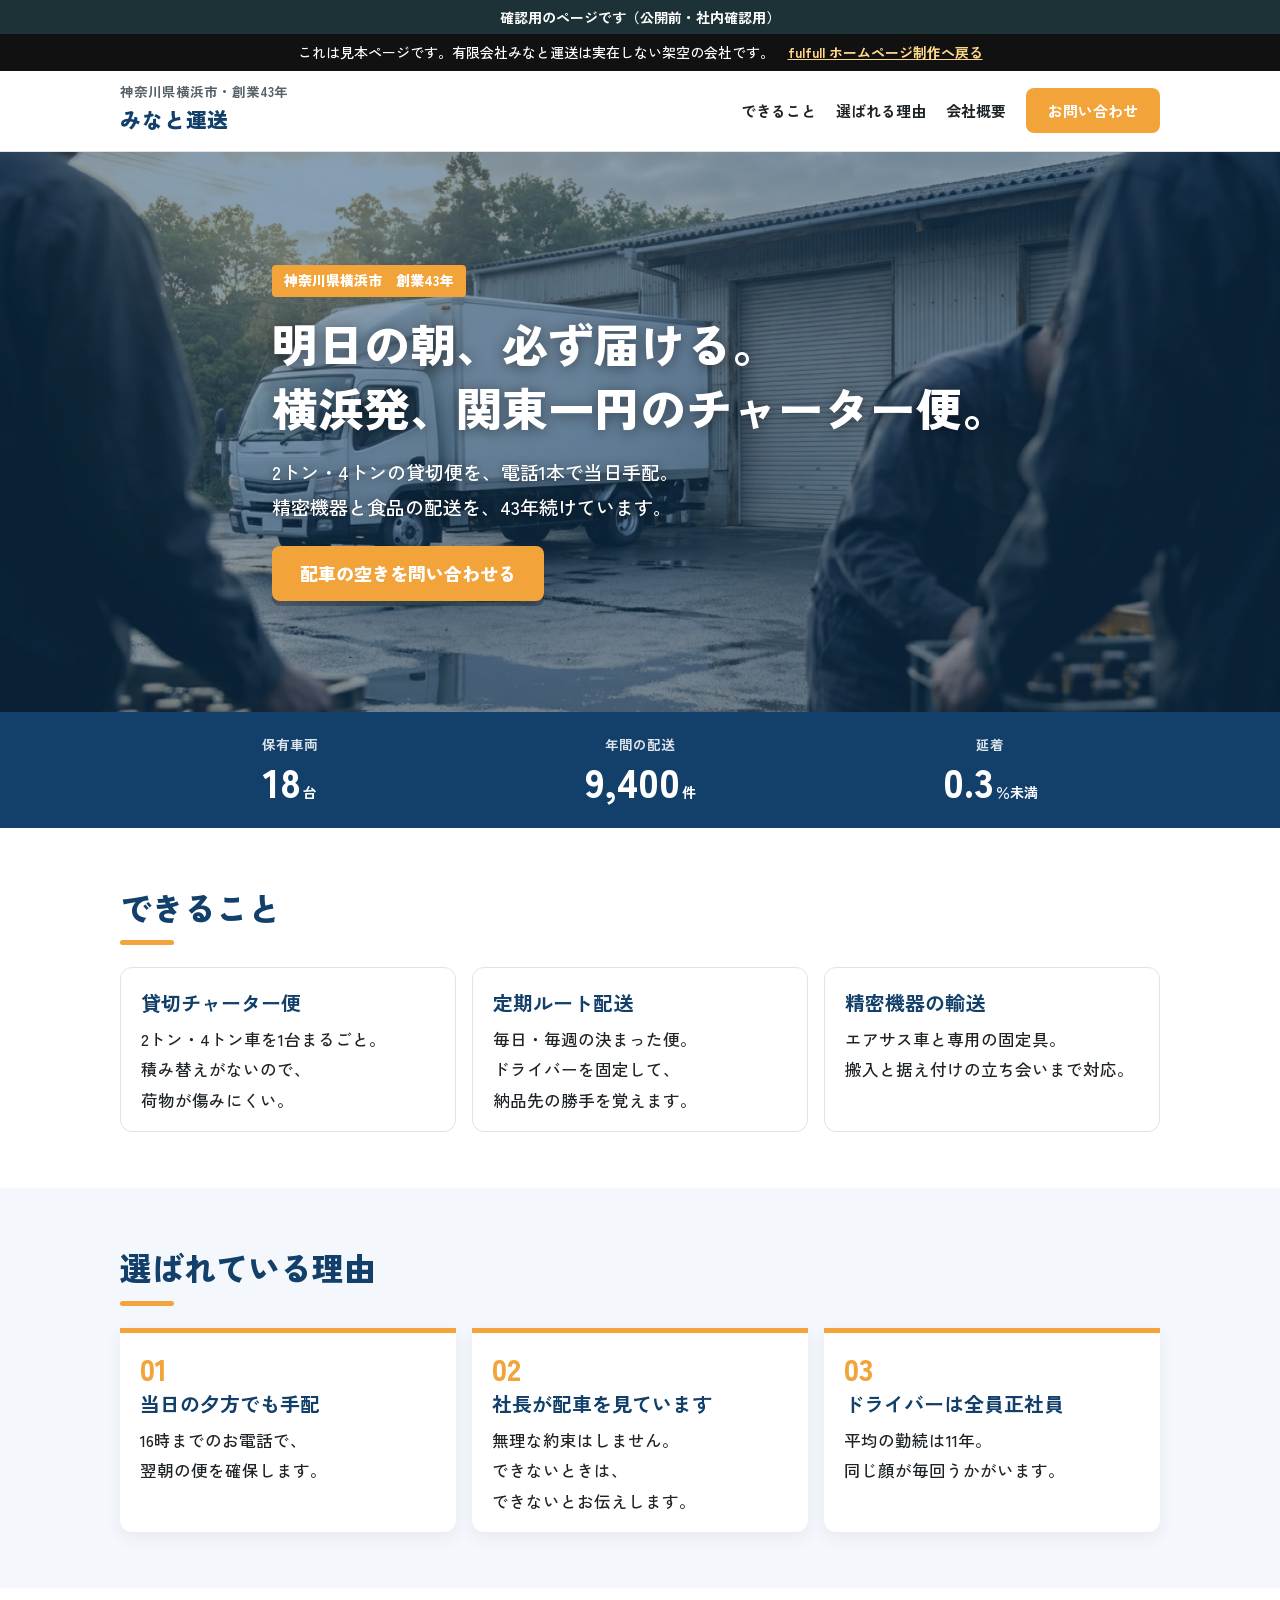
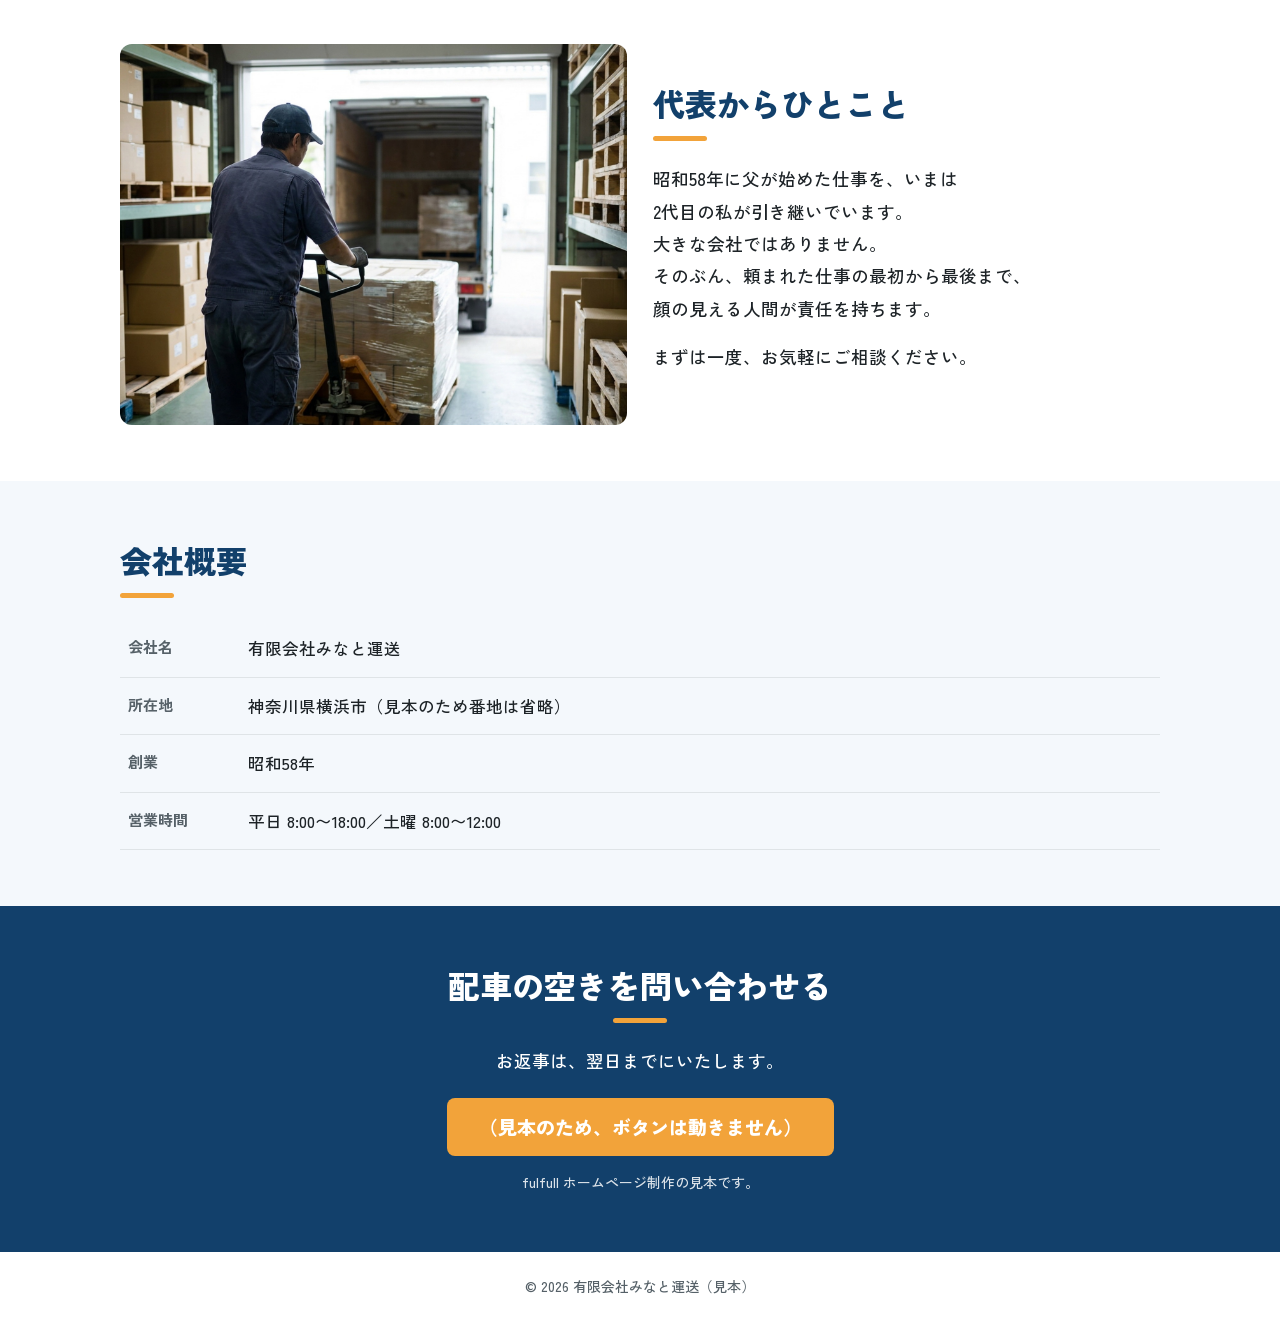
<file: sample/unso/index.html>
<!doctype html><html lang="ja"><head><meta charset="utf-8"><meta name="viewport" content="width=device-width,initial-scale=1">
<title>みなと運送｜見本ページ（架空の会社）</title><meta name="robots" content="noindex">
<link rel="preconnect" href="https://fonts.googleapis.com"><link rel="preconnect" href="https://fonts.gstatic.com" crossorigin>
<link rel="stylesheet" href="https://fonts.googleapis.com/css2?family=Zen+Kaku+Gothic+New:wght@500;700;900&family=Zen+Maru+Gothic:wght@500;700;900&family=Noto+Sans+JP:wght@500;700;900&display=swap">
<style>
:root{--c1:#12406B;--c2:#F2A33A;--bg:#F4F8FC;--ink:#1d2327;--ink2:#566168;--line:#dfe4e7}
*{box-sizing:border-box}html{scroll-behavior:smooth}
body{margin:0;font-family:'Zen Kaku Gothic New','Noto Sans JP',sans-serif;color:var(--ink);font-size:17.5px;font-weight:500;line-height:1.85;background:#fff}
img{max-width:100%;display:block}a{color:inherit}
.l{display:block;text-wrap:balance}.l,h1,h2,.card b,td{word-break:auto-phrase}
.demo{background:#111;color:#fff;font-size:14px;text-align:center;padding:7px 12px;line-height:1.6}.demo a{color:#FFD98A;font-weight:700}
.w{max-width:1080px;margin:0 auto;padding-inline:20px}
header.h{position:sticky;top:0;z-index:5;background:#fff;border-bottom:1px solid var(--line)}
header.h .w{display:flex;align-items:center;justify-content:space-between;gap:12px;padding-block:12px}
.logo{font-weight:900;font-size:21px;color:var(--c1);letter-spacing:.04em;text-decoration:none}.logo small{display:block;font-size:13.5px;color:var(--ink2);font-weight:700;letter-spacing:0;line-height:1.3}
header.h nav{display:flex;gap:20px;align-items:center}header.h nav a{text-decoration:none;font-size:15px;font-weight:700}
.b{display:inline-block;background:var(--c2);color:#fff!important;font-weight:900;border-radius:8px;padding:12px 22px;text-decoration:none;line-height:1.4}
@media(max-width:760px){header.h nav a:not(.b){display:none}header.h .b{padding:9px 14px;font-size:14.5px}}
.hero{position:relative;color:#fff;background:var(--c1)}
.hero{display:grid;min-height:min(74vh,560px)}
.hero img{position:absolute;inset:0;width:100%;height:100%;object-fit:cover;opacity:.5}
.hero .t{position:relative;display:flex;align-items:center;padding-block:48px}
.hero .tag{display:inline-block;background:var(--c2);font-size:14px;font-weight:900;padding:3px 12px;border-radius:4px;margin-bottom:14px}
.hero h1{font-size:clamp(24px,5.4vw,46px);line-height:1.4;margin:0 0 14px;font-weight:900;text-shadow:0 2px 14px rgba(0,0,0,.45);text-wrap:balance}
.hero p{font-size:clamp(16px,2.2vw,19px);margin:0 0 22px;text-shadow:0 1px 10px rgba(0,0,0,.5)}
.hero .b{font-size:18px;padding:15px 28px;box-shadow:0 5px 0 rgba(0,0,0,.25)}
.nums{background:var(--c1);color:#fff}.nums .w{display:grid;grid-template-columns:repeat(3,1fr);gap:10px;padding-block:20px}
.nums div{text-align:center;min-width:0}.nums span{display:block;font-size:13.5px;opacity:.85;font-weight:700}.nums b{font-size:clamp(24px,5.5vw,40px);font-weight:900;line-height:1.2}.nums small{font-size:14px;font-weight:700;margin-left:2px}
section{padding-block:56px}section.alt{background:var(--bg)}
h2{font-size:clamp(23px,4.6vw,32px);font-weight:900;line-height:1.45;margin:0 0 22px;color:var(--c1);text-wrap:balance}h2::after{content:"";display:block;width:54px;height:5px;background:var(--c2);margin-top:10px;border-radius:3px}
.g3{display:grid;gap:16px}@media(min-width:820px){.g3{grid-template-columns:repeat(3,1fr)}}
.card{background:#fff;border:1px solid var(--line);border-radius:12px;padding:20px 20px 16px;min-width:0}.card b{display:block;font-size:20px;color:var(--c1);margin-bottom:6px;line-height:1.5}.card p{margin:0;font-size:16.5px}
.why{counter-reset:n}.why .card{counter-increment:n;border:0;border-top:5px solid var(--c2);border-radius:0 0 12px 12px;box-shadow:0 6px 18px rgba(0,0,0,.06)}.why .card::before{content:"0" counter(n);font-size:30px;font-weight:900;color:var(--c2);line-height:1;display:block;margin-bottom:6px}
.split{display:grid;gap:26px;align-items:center}@media(min-width:820px){.split{grid-template-columns:1fr 1fr}}.split img{border-radius:12px;width:100%;aspect-ratio:4/3;object-fit:cover}
.split p{margin:0 0 .9em}
table{width:100%;border-collapse:collapse}th,td{text-align:left;padding:13px 8px;border-bottom:1px solid var(--line);vertical-align:top;font-size:16.5px}th{width:8em;color:var(--ink2);font-size:15px}
.cta{background:var(--c1);color:#fff;text-align:center}.cta h2{color:#fff}.cta h2::after{margin-inline:auto}.cta p{margin:0 0 20px}.cta .b{font-size:19px;padding:16px 32px}.cta small{display:block;margin-top:14px;font-size:14px;opacity:.85}
footer{padding-block:22px 34px;font-size:14px;color:var(--ink2);text-align:center}
</style></head><body>
<div style="background:#1C3236;color:#fff;text-align:center;font-size:14px;font-weight:700;padding:6px 12px;line-height:1.6">確認用のページです（公開前・社内確認用）</div>
<div class="demo">これは見本ページです。有限会社みなと運送は実在しない架空の会社です。　<a href="../../#samples">fulfull ホームページ制作へ戻る</a></div>
<header class="h"><div class="w"><a class="logo" href="#"><small>神奈川県横浜市・創業43年</small>みなと運送</a><nav><a href="#service">できること</a><a href="#why">選ばれる理由</a><a href="#company">会社概要</a><a class="b" href="#contact">お問い合わせ</a></nav></div></header>
<div class="hero"><img src="../img/unso_hero.jpg" alt=""><div class="t"><div class="w"><span class="tag">神奈川県横浜市　創業43年</span><h1><span class="l">明日の朝、必ず届ける。</span><span class="l">横浜発、関東一円のチャーター便。</span></h1><p><span class="l">2トン・4トンの貸切便を、電話1本で当日手配。</span><span class="l">精密機器と食品の配送を、43年続けています。</span></p><a class="b" href="#contact">配車の空きを問い合わせる</a></div></div></div>
<div class="nums"><div class="w"><div><span>保有車両</span><b>18</b><small>台</small></div><div><span>年間の配送</span><b>9,400</b><small>件</small></div><div><span>延着</span><b>0.3</b><small>％未満</small></div></div></div>
<section id="service"><div class="w"><h2>できること</h2><div class="g3"><div class="card"><b>貸切チャーター便</b><p><span class="l">2トン・4トン車を1台まるごと。</span><span class="l">積み替えがないので、荷物が傷みにくい。</span></p></div><div class="card"><b>定期ルート配送</b><p><span class="l">毎日・毎週の決まった便。</span><span class="l">ドライバーを固定して、納品先の勝手を覚えます。</span></p></div><div class="card"><b>精密機器の輸送</b><p><span class="l">エアサス車と専用の固定具。</span><span class="l">搬入と据え付けの立ち会いまで対応。</span></p></div></div></div></section>
<section class="alt" id="why"><div class="w"><h2>選ばれている理由</h2><div class="g3 why"><div class="card"><b>当日の夕方でも手配</b><p><span class="l">16時までのお電話で、翌朝の便を確保します。</span></p></div><div class="card"><b>社長が配車を見ています</b><p><span class="l">無理な約束はしません。</span><span class="l">できないときは、できないとお伝えします。</span></p></div><div class="card"><b>ドライバーは全員正社員</b><p><span class="l">平均の勤続は11年。</span><span class="l">同じ顔が毎回うかがいます。</span></p></div></div></div></section>
<section><div class="w split"><img src="../img/unso_2.jpg" alt=""><div><h2>代表からひとこと</h2><p><span class="l">昭和58年に父が始めた仕事を、いまは2代目の私が引き継いでいます。</span><span class="l">大きな会社ではありません。</span><span class="l">そのぶん、頼まれた仕事の最初から最後まで、顔の見える人間が責任を持ちます。</span></p><p><span class="l">まずは一度、お気軽にご相談ください。</span></p></div></div></section>
<section class="alt" id="company"><div class="w"><h2>会社概要</h2><table><tr><th>会社名</th><td>有限会社みなと運送</td></tr><tr><th>所在地</th><td>神奈川県横浜市（見本のため番地は省略）</td></tr><tr><th>創業</th><td>昭和58年</td></tr><tr><th>営業時間</th><td>平日 8:00〜18:00／土曜 8:00〜12:00</td></tr></table></div></section>
<section class="cta" id="contact"><div class="w"><h2>配車の空きを問い合わせる</h2><p><span class="l">お返事は、翌日までにいたします。</span></p><a class="b" href="../../#samples">（見本のため、ボタンは動きません）</a><small>fulfull ホームページ制作の見本です。</small></div></section>
<footer>© 2026 有限会社みなと運送（見本）</footer>
</body></html>
</file>
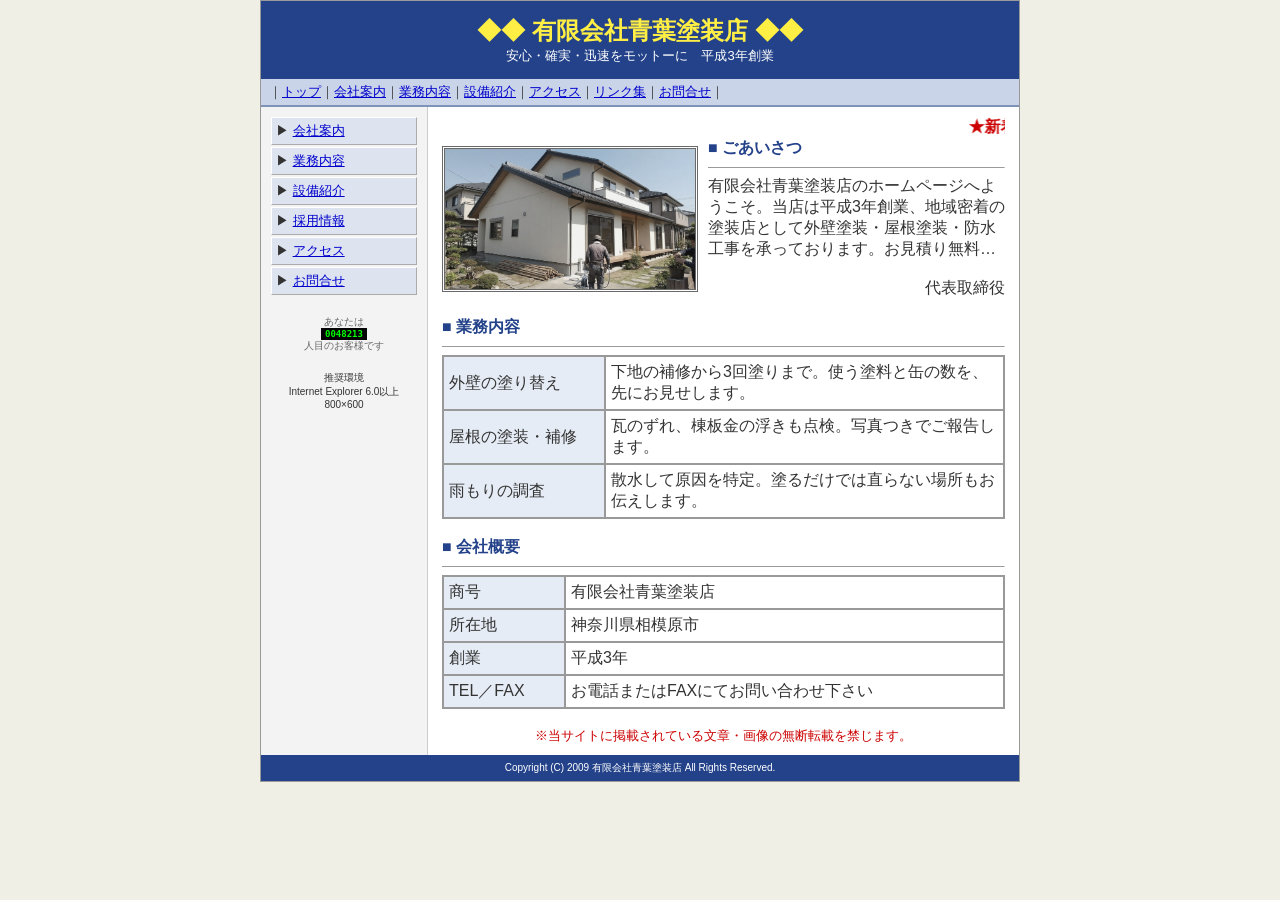
<file: sample/kensetsu/before.html>
<html><head><meta http-equiv="Content-Type" content="text/html; charset=utf-8"><title>有限会社青葉塗装店 ホームページ</title><meta name="robots" content="noindex"></head>
<body bgcolor="#EFEFE6" text="#333333" link="#0000CC" vlink="#660099" style="margin:0;font-family:'MS PGothic','Hiragino Kaku Gothic ProN',sans-serif;font-size:12px;line-height:1.5">
<center><table width="760" border="0" cellpadding="0" cellspacing="0" bgcolor="#FFFFFF" style="border:1px solid #999">
<tr><td colspan="2" bgcolor="#23428A" align="center" style="padding:14px 0"><font color="#FFEE44" size="5"><b>◆◆ 有限会社青葉塗装店 ◆◆</b></font><br><font color="#FFFFFF" size="2">安心・確実・迅速をモットーに　平成3年創業</font></td></tr>
<tr><td colspan="2" bgcolor="#C9D4E8" style="padding:4px 8px;border-bottom:2px solid #7F93B8"><font size="2">｜<a href="#">トップ</a>｜<a href="#">会社案内</a>｜<a href="#">業務内容</a>｜<a href="#">設備紹介</a>｜<a href="#">アクセス</a>｜<a href="#">リンク集</a>｜<a href="#">お問合せ</a>｜</font></td></tr>
<tr valign="top"><td width="150" bgcolor="#F3F3F3" style="padding:8px;border-right:1px solid #CCC">
<table width="100%" cellpadding="4" cellspacing="2"><tr><td bgcolor="#DDE4F0" style="border:1px outset #FFF"><font size="2">▶ <a href="#">会社案内</a></font></td></tr><tr><td bgcolor="#DDE4F0" style="border:1px outset #FFF"><font size="2">▶ <a href="#">業務内容</a></font></td></tr><tr><td bgcolor="#DDE4F0" style="border:1px outset #FFF"><font size="2">▶ <a href="#">設備紹介</a></font></td></tr><tr><td bgcolor="#DDE4F0" style="border:1px outset #FFF"><font size="2">▶ <a href="#">採用情報</a></font></td></tr><tr><td bgcolor="#DDE4F0" style="border:1px outset #FFF"><font size="2">▶ <a href="#">アクセス</a></font></td></tr><tr><td bgcolor="#DDE4F0" style="border:1px outset #FFF"><font size="2">▶ <a href="#">お問合せ</a></font></td></tr></table><br><center><font size="1" color="#666">あなたは<br><b style="background:#000;color:#0F0;padding:1px 4px;font-family:monospace">0048213</b><br>人目のお客様です</font><br><br><font size="1">推奨環境<br>Internet Explorer 6.0以上<br>800×600</font></center></td>
<td style="padding:10px 14px"><marquee scrollamount="3"><font color="#CC0000"><b>★新着情報★ 夏季休業のお知らせ（平成30年8月）</b></font></marquee>
<table width="100%" cellpadding="0" cellspacing="0"><tr><td><img src="../img/kensetsu_hero.jpg" width="250" height="140" style="border:3px double #666;filter:saturate(.55) contrast(.9)"></td><td style="padding-left:10px" valign="top"><font size="3" color="#23428A"><b>■ ごあいさつ</b></font><hr size="1">有限会社青葉塗装店のホームページへようこそ。当店は平成3年創業、地域密着の塗装店として外壁塗装・屋根塗装・防水工事を承っております。お見積り無料…<br><br><div align="right">代表取締役</div></td></tr></table>
<br><font size="3" color="#23428A"><b>■ 業務内容</b></font><hr size="1"><table width="100%" border="1" cellpadding="5" cellspacing="0" bordercolor="#999999"><tr><td bgcolor="#E6ECF5" width="150">外壁の塗り替え</td><td>下地の補修から3回塗りまで。使う塗料と缶の数を、先にお見せします。</td></tr><tr><td bgcolor="#E6ECF5" width="150">屋根の塗装・補修</td><td>瓦のずれ、棟板金の浮きも点検。写真つきでご報告します。</td></tr><tr><td bgcolor="#E6ECF5" width="150">雨もりの調査</td><td>散水して原因を特定。塗るだけでは直らない場所もお伝えします。</td></tr></table>
<br><font size="3" color="#23428A"><b>■ 会社概要</b></font><hr size="1"><table width="100%" border="1" cellpadding="5" cellspacing="0" bordercolor="#999999"><tr><td bgcolor="#E6ECF5" width="110">商号</td><td>有限会社青葉塗装店</td></tr><tr><td bgcolor="#E6ECF5">所在地</td><td>神奈川県相模原市</td></tr><tr><td bgcolor="#E6ECF5">創業</td><td>平成3年</td></tr><tr><td bgcolor="#E6ECF5">TEL／FAX</td><td>お電話またはFAXにてお問い合わせ下さい</td></tr></table>
<br><center><font size="2" color="#CC0000">※当サイトに掲載されている文章・画像の無断転載を禁じます。</font></center></td></tr>
<tr><td colspan="2" bgcolor="#23428A" align="center" style="padding:6px"><font color="#FFFFFF" size="1">Copyright (C) 2009 有限会社青葉塗装店 All Rights Reserved.</font></td></tr></table></center></body></html>
</file>
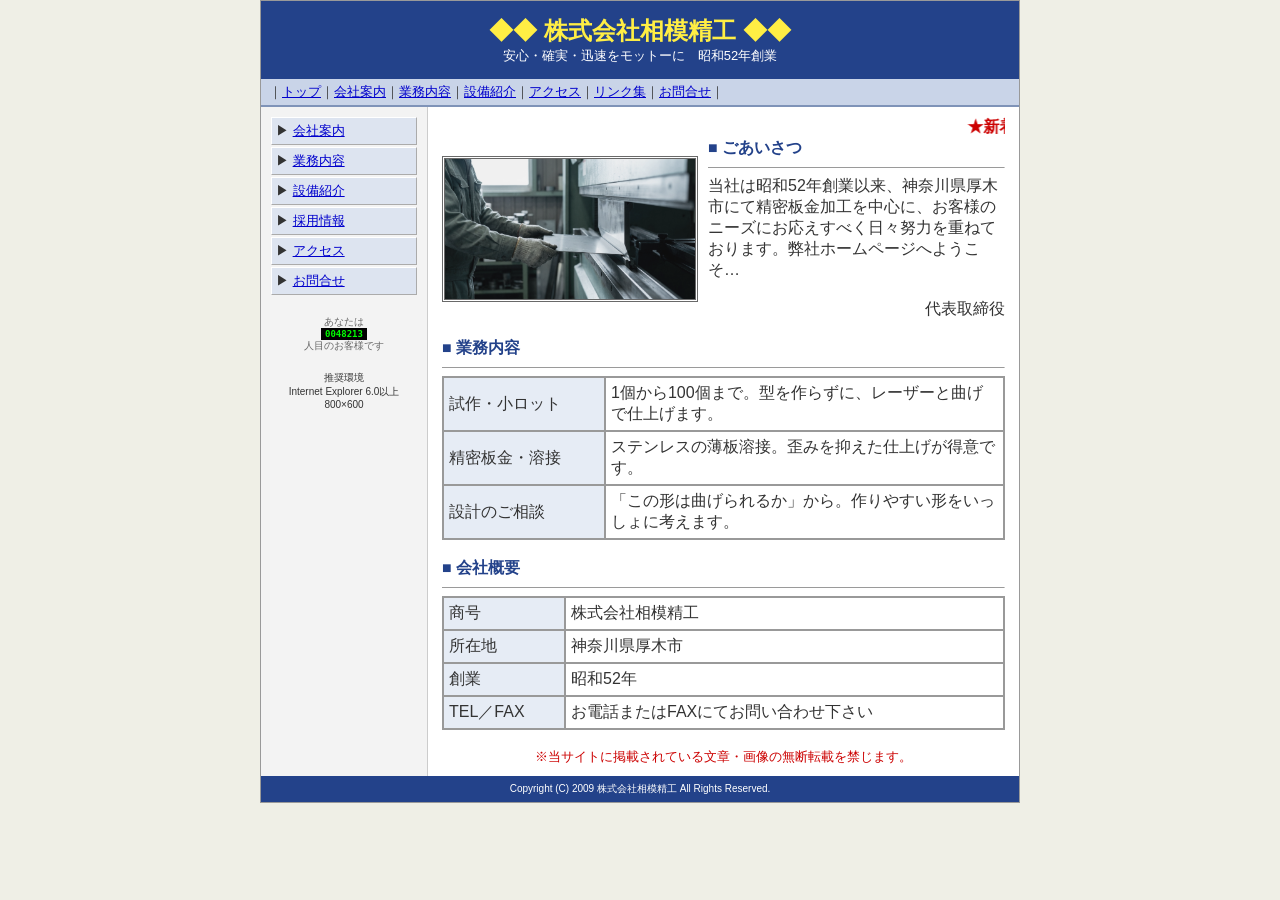
<file: sample/seizo/before.html>
<html><head><meta http-equiv="Content-Type" content="text/html; charset=utf-8"><title>株式会社相模精工 ホームページ</title><meta name="robots" content="noindex"></head>
<body bgcolor="#EFEFE6" text="#333333" link="#0000CC" vlink="#660099" style="margin:0;font-family:'MS PGothic','Hiragino Kaku Gothic ProN',sans-serif;font-size:12px;line-height:1.5">
<center><table width="760" border="0" cellpadding="0" cellspacing="0" bgcolor="#FFFFFF" style="border:1px solid #999">
<tr><td colspan="2" bgcolor="#23428A" align="center" style="padding:14px 0"><font color="#FFEE44" size="5"><b>◆◆ 株式会社相模精工 ◆◆</b></font><br><font color="#FFFFFF" size="2">安心・確実・迅速をモットーに　昭和52年創業</font></td></tr>
<tr><td colspan="2" bgcolor="#C9D4E8" style="padding:4px 8px;border-bottom:2px solid #7F93B8"><font size="2">｜<a href="#">トップ</a>｜<a href="#">会社案内</a>｜<a href="#">業務内容</a>｜<a href="#">設備紹介</a>｜<a href="#">アクセス</a>｜<a href="#">リンク集</a>｜<a href="#">お問合せ</a>｜</font></td></tr>
<tr valign="top"><td width="150" bgcolor="#F3F3F3" style="padding:8px;border-right:1px solid #CCC">
<table width="100%" cellpadding="4" cellspacing="2"><tr><td bgcolor="#DDE4F0" style="border:1px outset #FFF"><font size="2">▶ <a href="#">会社案内</a></font></td></tr><tr><td bgcolor="#DDE4F0" style="border:1px outset #FFF"><font size="2">▶ <a href="#">業務内容</a></font></td></tr><tr><td bgcolor="#DDE4F0" style="border:1px outset #FFF"><font size="2">▶ <a href="#">設備紹介</a></font></td></tr><tr><td bgcolor="#DDE4F0" style="border:1px outset #FFF"><font size="2">▶ <a href="#">採用情報</a></font></td></tr><tr><td bgcolor="#DDE4F0" style="border:1px outset #FFF"><font size="2">▶ <a href="#">アクセス</a></font></td></tr><tr><td bgcolor="#DDE4F0" style="border:1px outset #FFF"><font size="2">▶ <a href="#">お問合せ</a></font></td></tr></table><br><center><font size="1" color="#666">あなたは<br><b style="background:#000;color:#0F0;padding:1px 4px;font-family:monospace">0048213</b><br>人目のお客様です</font><br><br><font size="1">推奨環境<br>Internet Explorer 6.0以上<br>800×600</font></center></td>
<td style="padding:10px 14px"><marquee scrollamount="3"><font color="#CC0000"><b>★新着情報★ 展示会出展のお知らせ（平成28年6月）</b></font></marquee>
<table width="100%" cellpadding="0" cellspacing="0"><tr><td><img src="../img/seizo_hero.jpg" width="250" height="140" style="border:3px double #666;filter:saturate(.55) contrast(.9)"></td><td style="padding-left:10px" valign="top"><font size="3" color="#23428A"><b>■ ごあいさつ</b></font><hr size="1">当社は昭和52年創業以来、神奈川県厚木市にて精密板金加工を中心に、お客様のニーズにお応えすべく日々努力を重ねております。弊社ホームページへようこそ…<br><br><div align="right">代表取締役</div></td></tr></table>
<br><font size="3" color="#23428A"><b>■ 業務内容</b></font><hr size="1"><table width="100%" border="1" cellpadding="5" cellspacing="0" bordercolor="#999999"><tr><td bgcolor="#E6ECF5" width="150">試作・小ロット</td><td>1個から100個まで。型を作らずに、レーザーと曲げで仕上げます。</td></tr><tr><td bgcolor="#E6ECF5" width="150">精密板金・溶接</td><td>ステンレスの薄板溶接。歪みを抑えた仕上げが得意です。</td></tr><tr><td bgcolor="#E6ECF5" width="150">設計のご相談</td><td>「この形は曲げられるか」から。作りやすい形をいっしょに考えます。</td></tr></table>
<br><font size="3" color="#23428A"><b>■ 会社概要</b></font><hr size="1"><table width="100%" border="1" cellpadding="5" cellspacing="0" bordercolor="#999999"><tr><td bgcolor="#E6ECF5" width="110">商号</td><td>株式会社相模精工</td></tr><tr><td bgcolor="#E6ECF5">所在地</td><td>神奈川県厚木市</td></tr><tr><td bgcolor="#E6ECF5">創業</td><td>昭和52年</td></tr><tr><td bgcolor="#E6ECF5">TEL／FAX</td><td>お電話またはFAXにてお問い合わせ下さい</td></tr></table>
<br><center><font size="2" color="#CC0000">※当サイトに掲載されている文章・画像の無断転載を禁じます。</font></center></td></tr>
<tr><td colspan="2" bgcolor="#23428A" align="center" style="padding:6px"><font color="#FFFFFF" size="1">Copyright (C) 2009 株式会社相模精工 All Rights Reserved.</font></td></tr></table></center></body></html>
</file>
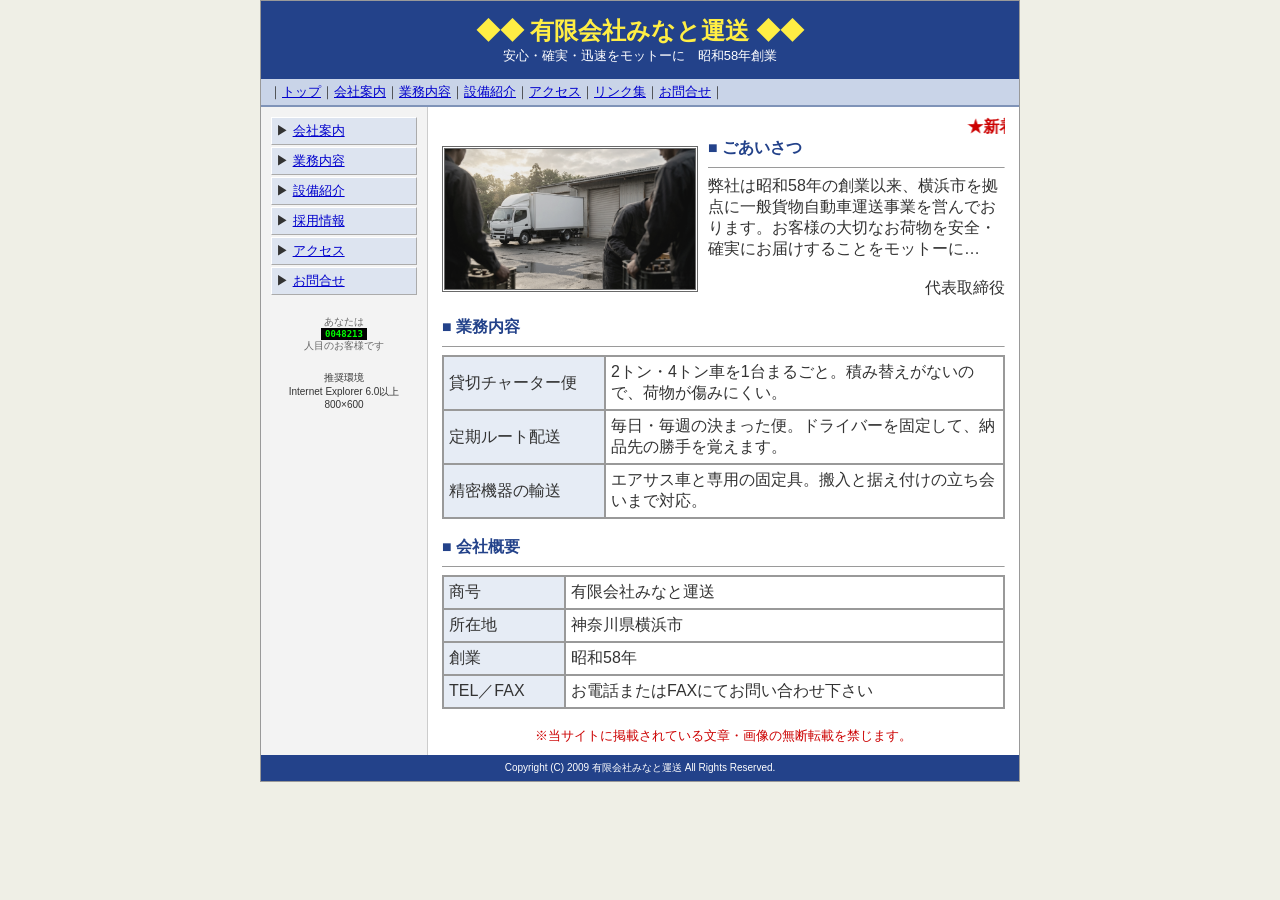
<file: sample/unso/before.html>
<html><head><meta http-equiv="Content-Type" content="text/html; charset=utf-8"><title>有限会社みなと運送 ホームページ</title><meta name="robots" content="noindex"></head>
<body bgcolor="#EFEFE6" text="#333333" link="#0000CC" vlink="#660099" style="margin:0;font-family:'MS PGothic','Hiragino Kaku Gothic ProN',sans-serif;font-size:12px;line-height:1.5">
<center><table width="760" border="0" cellpadding="0" cellspacing="0" bgcolor="#FFFFFF" style="border:1px solid #999">
<tr><td colspan="2" bgcolor="#23428A" align="center" style="padding:14px 0"><font color="#FFEE44" size="5"><b>◆◆ 有限会社みなと運送 ◆◆</b></font><br><font color="#FFFFFF" size="2">安心・確実・迅速をモットーに　昭和58年創業</font></td></tr>
<tr><td colspan="2" bgcolor="#C9D4E8" style="padding:4px 8px;border-bottom:2px solid #7F93B8"><font size="2">｜<a href="#">トップ</a>｜<a href="#">会社案内</a>｜<a href="#">業務内容</a>｜<a href="#">設備紹介</a>｜<a href="#">アクセス</a>｜<a href="#">リンク集</a>｜<a href="#">お問合せ</a>｜</font></td></tr>
<tr valign="top"><td width="150" bgcolor="#F3F3F3" style="padding:8px;border-right:1px solid #CCC">
<table width="100%" cellpadding="4" cellspacing="2"><tr><td bgcolor="#DDE4F0" style="border:1px outset #FFF"><font size="2">▶ <a href="#">会社案内</a></font></td></tr><tr><td bgcolor="#DDE4F0" style="border:1px outset #FFF"><font size="2">▶ <a href="#">業務内容</a></font></td></tr><tr><td bgcolor="#DDE4F0" style="border:1px outset #FFF"><font size="2">▶ <a href="#">設備紹介</a></font></td></tr><tr><td bgcolor="#DDE4F0" style="border:1px outset #FFF"><font size="2">▶ <a href="#">採用情報</a></font></td></tr><tr><td bgcolor="#DDE4F0" style="border:1px outset #FFF"><font size="2">▶ <a href="#">アクセス</a></font></td></tr><tr><td bgcolor="#DDE4F0" style="border:1px outset #FFF"><font size="2">▶ <a href="#">お問合せ</a></font></td></tr></table><br><center><font size="1" color="#666">あなたは<br><b style="background:#000;color:#0F0;padding:1px 4px;font-family:monospace">0048213</b><br>人目のお客様です</font><br><br><font size="1">推奨環境<br>Internet Explorer 6.0以上<br>800×600</font></center></td>
<td style="padding:10px 14px"><marquee scrollamount="3"><font color="#CC0000"><b>★新着情報★ 年末年始の営業について（平成29年12月）</b></font></marquee>
<table width="100%" cellpadding="0" cellspacing="0"><tr><td><img src="../img/unso_hero.jpg" width="250" height="140" style="border:3px double #666;filter:saturate(.55) contrast(.9)"></td><td style="padding-left:10px" valign="top"><font size="3" color="#23428A"><b>■ ごあいさつ</b></font><hr size="1">弊社は昭和58年の創業以来、横浜市を拠点に一般貨物自動車運送事業を営んでおります。お客様の大切なお荷物を安全・確実にお届けすることをモットーに…<br><br><div align="right">代表取締役</div></td></tr></table>
<br><font size="3" color="#23428A"><b>■ 業務内容</b></font><hr size="1"><table width="100%" border="1" cellpadding="5" cellspacing="0" bordercolor="#999999"><tr><td bgcolor="#E6ECF5" width="150">貸切チャーター便</td><td>2トン・4トン車を1台まるごと。積み替えがないので、荷物が傷みにくい。</td></tr><tr><td bgcolor="#E6ECF5" width="150">定期ルート配送</td><td>毎日・毎週の決まった便。ドライバーを固定して、納品先の勝手を覚えます。</td></tr><tr><td bgcolor="#E6ECF5" width="150">精密機器の輸送</td><td>エアサス車と専用の固定具。搬入と据え付けの立ち会いまで対応。</td></tr></table>
<br><font size="3" color="#23428A"><b>■ 会社概要</b></font><hr size="1"><table width="100%" border="1" cellpadding="5" cellspacing="0" bordercolor="#999999"><tr><td bgcolor="#E6ECF5" width="110">商号</td><td>有限会社みなと運送</td></tr><tr><td bgcolor="#E6ECF5">所在地</td><td>神奈川県横浜市</td></tr><tr><td bgcolor="#E6ECF5">創業</td><td>昭和58年</td></tr><tr><td bgcolor="#E6ECF5">TEL／FAX</td><td>お電話またはFAXにてお問い合わせ下さい</td></tr></table>
<br><center><font size="2" color="#CC0000">※当サイトに掲載されている文章・画像の無断転載を禁じます。</font></center></td></tr>
<tr><td colspan="2" bgcolor="#23428A" align="center" style="padding:6px"><font color="#FFFFFF" size="1">Copyright (C) 2009 有限会社みなと運送 All Rights Reserved.</font></td></tr></table></center></body></html>
</file>
<file: style.css>
/* fulfull ホームページ制作｜白地にティール1色＋金の差し色。PCは2カラム、スマホは1カラム */
:root {
  color-scheme: light;
  --teal:#0E7C86; --deep:#0A5A62; --ink:#1C3236; --ink2:#4A6468;
  --soft:#EEF6F7; --line:#D5E4E6; --gold:#A87A1F; --goldfill:#D9A441; --goldbg:#FBF4E3; --bg:#fff;
  --ok:#1E7D5A; --okbg:#EAF6F0; --ng:#A8483A; --ngbg:#FBEEEB;
  --font:"Noto Sans JP","Hiragino Sans","Hiragino Kaku Gothic ProN",sans-serif;
}
* { box-sizing: border-box; }
html { scroll-behavior: smooth; }
body { margin: 0; background: var(--bg); color: var(--ink); font-family: var(--font); font-size: 18px; font-weight: 500; line-height: 1.9; }
img { max-width: 100%; height: auto; }
a { color: var(--teal); font-weight: 700; }
p { margin: 0 0 .9em; }
p, li, h1, h2, h3, dd, small { text-wrap: pretty; }
.l { display: block; text-wrap: balance; }
/* 日本語を文節の切れ目で折り返す（対応ブラウザのみ） */
.l, h1, h2, h3, li, td, summary, .note, .chat p { word-break: auto-phrase; }
.priceone li, .plan li, .checks b, .gets b, .steps b, .tile span span, .field small, .note, .faq summary, td { text-wrap: balance; }
b, strong { font-weight: 800; color: var(--deep); }
.wrap { max-width: 1040px; margin: 0 auto; padding-inline: 20px; }
.narrow { max-width: 760px; margin: 0 auto; padding-inline: 20px; }
.note { font-size: 15px; color: var(--ink2); }

/* ヘッダー */
.top { position: sticky; top: 0; z-index: 10; background: rgba(255,255,255,.96); border-bottom: 1px solid var(--line); }
.top .wrap { display: flex; align-items: center; justify-content: space-between; gap: 12px; padding-block: 10px; }
.brand { display: flex; align-items: baseline; gap: 10px; text-decoration: none; color: var(--deep); min-width: 0; }
.brand b { font-size: 20px; letter-spacing: .02em; }
.brand span { font-size: 14px; color: var(--ink2); font-weight: 700; }
.top nav { display: flex; align-items: center; gap: 18px; }
.top nav a { font-size: 15px; text-decoration: none; color: var(--ink); }
.top nav a.cta { background: var(--teal); color: #fff; border-radius: 999px; padding: 7px 18px; font-weight: 800; }
@media (max-width: 760px) { .top nav a:not(.cta) { display: none; } .brand span { display: none; } }

/* ヒーロー */
.hero { background: linear-gradient(180deg, var(--soft), #fff 78%); padding-block: 44px 28px; }
.hero .wrap { display: grid; grid-template-columns: 1fr; gap: 28px; align-items: center; }
.eyebrow { display: inline-block; background: #fff; color: var(--deep); border: 1px solid var(--line); border-radius: 999px; padding: 4px 14px; font-size: 14px; font-weight: 700; letter-spacing: .04em; margin-bottom: 14px; }
h1 { font-size: clamp(25px, 6.9vw, 40px); font-weight: 900; line-height: 1.38; margin: 0 0 14px; color: var(--deep); text-wrap: balance; }
h1 em { font-style: normal; background: linear-gradient(transparent 62%, #F4DDA3 62%); }
.lede { font-size: 18px; color: var(--ink); margin: 0 0 20px; }
.pricechip { display: flex; flex-wrap: wrap; gap: 10px; margin: 0 0 22px; padding: 0; list-style: none; }
.pricechip li { background: #fff; border: 1.5px solid var(--goldfill); border-radius: 14px; padding: 8px 16px; line-height: 1.5; }
.pricechip span { display: block; font-size: 13.5px; color: var(--gold); font-weight: 800; letter-spacing: .04em; }
.pricechip b { font-size: 22px; font-variant-numeric: tabular-nums; }
.pricechip small { font-size: 14px; color: var(--ink2); font-weight: 700; }
.btn { display: inline-block; background: var(--teal); color: #fff; font-size: 19px; font-weight: 900; line-height: 1.4; border-radius: 999px; padding: 15px 32px; box-shadow: 0 6px 0 var(--deep); text-decoration: none; border: 0; cursor: pointer; font-family: inherit; }
.btn:hover, .btn:focus-visible { background: var(--deep); outline: 3px solid var(--goldfill); outline-offset: 3px; }
.btn.ghost { background: #fff; color: var(--deep); border: 2px solid var(--teal); box-shadow: none; padding: 13px 26px; }
.btnrow { display: flex; flex-wrap: wrap; gap: 14px; align-items: center; }
.btnrow small { flex-basis: 100%; font-size: 14px; color: var(--ink2); }
@media (min-width: 900px) {
  .hero { padding-block: 64px 44px; }
  .hero .wrap { grid-template-columns: 1.05fr .95fr; gap: 44px; }
}

/* 前後を見比べるつまみ */
.frame { border: 1px solid var(--line); border-radius: 14px; overflow: hidden; background: #fff; box-shadow: 0 14px 34px rgba(14,124,134,.16); }
.fbar { background: #E9EEF0; padding: 7px 12px; display: flex; gap: 6px; align-items: center; }
.fbar i { width: 9px; height: 9px; border-radius: 50%; background: #C5CFD3; display: block; flex: none; }
.fbar span { margin-left: 8px; font-size: 13.5px; font-weight: 700; color: var(--ink2); }
.cmp { position: relative; aspect-ratio: 1280 / 800; overflow: hidden; background: #fff; }
.cmp img { position: absolute; inset: 0; width: 100%; height: 100%; object-fit: cover; object-position: top; display: block; }
.cmp img.top { clip-path: inset(0 calc(100% - var(--p)) 0 0); }
.cmp .bar { position: absolute; top: 0; bottom: 0; left: var(--p); width: 3px; margin-left: -1.5px; background: var(--goldfill); pointer-events: none; }
.cmp .bar::after { content: "⇆"; position: absolute; top: 50%; left: 50%; transform: translate(-50%,-50%); width: 40px; height: 40px; border-radius: 50%; background: var(--goldfill); color: #fff; font-weight: 900; font-size: 19px; display: flex; align-items: center; justify-content: center; box-shadow: 0 2px 8px rgba(0,0,0,.25); }
.cmp .tagb, .cmp .taga { position: absolute; top: 10px; font-size: 14px; font-weight: 900; color: #fff; border-radius: 6px; padding: 1px 10px; pointer-events: none; }
.cmp .tagb { left: 10px; background: var(--ng); } .cmp .taga { right: 10px; background: var(--ok); }
.cmp input { position: absolute; inset: 0; width: 100%; height: 100%; margin: 0; opacity: 0; cursor: ew-resize; }
.cmp:has(input:focus-visible) { outline: 3px solid var(--goldfill); outline-offset: 2px; }
.ba-note { font-size: 14px; color: var(--ink2); margin: 12px 0 0; }

/* 見本・図解・LINE */
.ill { display: block; width: 100%; max-width: 560px; margin: 0 auto 18px; border-radius: 16px; mix-blend-mode: multiply; }
.withill { display: grid; gap: 14px; align-items: center; }
.withill img { width: 100%; max-width: 420px; margin: 0 auto; border-radius: 16px; mix-blend-mode: multiply; }
@media (min-width: 820px) { .withill { grid-template-columns: 1fr 360px; } }
.samples { display: grid; gap: 34px; margin-top: 22px; }
.sample { display: grid; gap: 14px 24px; grid-template-columns: 1fr; align-items: start; }
.sample h3 { font-size: 22px; margin: 0; padding-left: 12px; border-left: 5px solid var(--goldfill); }
.sample .sp { width: 150px; border: 6px solid #1C3236; border-radius: 22px; overflow: hidden; aspect-ratio: 750 / 1440; justify-self: center; box-shadow: 0 10px 24px rgba(0,0,0,.15); }
.sample .sp img { width: 100%; height: 100%; object-fit: cover; object-position: top; display: block; }
.sample .pt { margin: 0; }
.sample .btn { justify-self: start; }
@media (min-width: 820px) {
  .sample { grid-template-columns: 1fr 170px; grid-template-areas: "h h" "f s" "p s" "b s"; }
  .sample h3 { grid-area: h; } .sample .frame { grid-area: f; } .sample .sp { grid-area: s; width: 170px; align-self: center; } .sample .pt { grid-area: p; } .sample .btn { grid-area: b; }
}
.linegrid { display: grid; gap: 26px; align-items: center; }
@media (min-width: 820px) { .linegrid { grid-template-columns: 1fr 380px; } }
.chat { background: #8CABD9; border-radius: 22px; overflow: hidden; box-shadow: 0 12px 28px rgba(0,0,0,.14); max-width: 380px; width: 100%; margin: 0 auto; }
.chat .chead { background: #2B3A4E; color: #fff; font-size: 15px; font-weight: 800; padding: 10px 16px; }
.chat .cbody { padding: 14px 12px 18px; display: grid; gap: 10px; }
.chat p { margin: 0; font-size: 15.5px; line-height: 1.65; border-radius: 16px; padding: 9px 13px; color: #1d2327; font-weight: 500; }
.chat .me { justify-self: end; max-width: 82%; } .chat .me p { background: #8DE055; }
.chat .you { justify-self: start; max-width: 86%; display: grid; gap: 6px; } .chat .you p { background: #fff; }
.chat .you p.link { color: var(--teal); font-weight: 800; text-decoration: underline; font-size: 14.5px; }
.chat .ph { display: block; width: 150px; height: 104px; border-radius: 12px; background: url(sample/img/kensetsu_hero.jpg) center/cover #DDE7E8; }

/* セクション */
section { padding-block: 52px; }
section.tint { background: var(--soft); }
h2 { font-size: clamp(24px, 5.6vw, 32px); font-weight: 900; line-height: 1.45; margin: 0 0 18px; color: var(--deep); text-wrap: balance; }
h2 small { display: block; font-size: 15px; color: var(--gold); font-weight: 800; letter-spacing: .06em; margin-bottom: 4px; }
h3 { font-size: 20px; font-weight: 800; color: var(--deep); margin: 0 0 6px; line-height: 1.5; }
.scene { background: #fff; border: 1px solid var(--line); border-radius: 18px; padding: 22px 24px; }
.scene p:last-child { margin-bottom: 0; }

.checks { display: grid; grid-template-columns: 1fr; gap: 12px; margin: 18px 0 0; padding: 0; list-style: none; }
.checks li { background: #fff; border: 1px solid var(--line); border-radius: 16px; padding: 16px 18px 14px; min-width: 0; }
.checks b { display: block; font-size: 19px; line-height: 1.5; margin-bottom: 4px; }
.checks span { display: block; font-size: 16.5px; color: var(--ink); line-height: 1.75; }
@media (min-width: 820px) { .checks { grid-template-columns: repeat(3, 1fr); } }

.gets { display: grid; grid-template-columns: 1fr; gap: 12px; margin: 18px 0 0; padding: 0; list-style: none; }
.gets li { background: var(--okbg); border-radius: 16px; padding: 16px 18px 14px; min-width: 0; }
.gets b { display: block; font-size: 19px; line-height: 1.5; margin-bottom: 4px; color: var(--ok); }
.gets span { display: block; font-size: 16.5px; line-height: 1.75; }
@media (min-width: 820px) { .gets { grid-template-columns: repeat(3, 1fr); } }

.steps { list-style: none; padding: 0; margin: 18px 0 0; counter-reset: s; display: grid; gap: 12px; }
.steps li { counter-increment: s; position: relative; background: #fff; border: 1px solid var(--line); border-radius: 16px; padding: 16px 18px 14px 66px; min-width: 0; }
.steps li::before { content: counter(s); position: absolute; left: 16px; top: 16px; width: 36px; height: 36px; border-radius: 50%; background: var(--goldfill); color: #fff; font-weight: 800; font-size: 17px; display: flex; align-items: center; justify-content: center; }
.steps b { display: block; font-size: 19px; line-height: 1.5; }
.steps span { display: block; font-size: 16.5px; line-height: 1.75; }
.steps em { font-style: normal; display: inline-block; font-size: 13.5px; font-weight: 800; color: var(--gold); background: var(--goldbg); border-radius: 6px; padding: 0 8px; margin-left: 6px; }
@media (min-width: 820px) { .steps { grid-template-columns: 1fr 1fr; } }

/* 料金 */
.priceone { background: var(--goldbg); border: 1.5px solid var(--goldfill); border-radius: 18px; padding: 20px 24px; }
.priceone .lab { font-size: 15px; font-weight: 800; color: var(--gold); letter-spacing: .04em; }
.priceone .amt { font-size: clamp(32px, 8vw, 44px); font-weight: 900; color: var(--deep); line-height: 1.2; margin: 2px 0 8px; font-variant-numeric: tabular-nums; }
.priceone .amt small { font-size: 16px; color: var(--ink2); font-weight: 700; }
.priceone ul { margin: 0; padding: 0; list-style: none; display: grid; gap: 4px; }
.priceone li { padding-left: 1.4em; position: relative; font-size: 17px; line-height: 1.7; }
.priceone li::before, .plan li::before { content: "✓"; position: absolute; left: 0; color: var(--ok); font-weight: 800; }
@media (min-width: 820px) { .priceone ul { grid-template-columns: 1fr 1fr; column-gap: 24px; } }
.plans { display: grid; grid-template-columns: 1fr; gap: 16px; margin: 22px 0 0; }
.plan { border: 1.5px solid var(--line); border-radius: 18px; padding: 20px 20px 18px; min-width: 0; background: #fff; position: relative; }
.plan.rec { border-color: var(--goldfill); background: var(--goldbg); }
.plan .osusume { position: absolute; top: -13px; left: 16px; background: var(--goldfill); color: #fff; font-size: 13.5px; font-weight: 800; border-radius: 999px; padding: 2px 12px; }
.plan .nm { font-size: 18px; font-weight: 800; color: var(--deep); }
.plan .mo { font-size: 28px; font-weight: 900; color: var(--deep); line-height: 1.3; margin: 2px 0 2px; font-variant-numeric: tabular-nums; }
.plan .mo small { font-size: 14px; color: var(--ink2); font-weight: 700; }
.plan .forwho { font-size: 15px; color: var(--ink2); margin: 0 0 10px; line-height: 1.6; }
.plan ul { margin: 0; padding: 0; list-style: none; display: grid; gap: 5px; }
.plan li { font-size: 16px; line-height: 1.6; padding-left: 1.4em; position: relative; }
@media (min-width: 820px) { .plans { grid-template-columns: repeat(3, 1fr); } }

/* なぜ安いか・会社 */
.two { display: grid; grid-template-columns: 1fr; gap: 24px; align-items: center; }
.two img.robo { width: 150px; justify-self: center; }
@media (min-width: 820px) { .two { grid-template-columns: 180px 1fr; } .two img.robo { width: 180px; } }
.tbl { width: 100%; border-collapse: collapse; font-size: 17px; }
.tbl th, .tbl td { border-bottom: 1px solid var(--line); padding: 12px 8px; text-align: left; vertical-align: top; line-height: 1.7; }
.tbl th { width: 11em; font-size: 15px; color: var(--ink2); font-weight: 800; }
@media (max-width: 560px) { .tbl th, .tbl td { display: block; width: auto; } .tbl th { border-bottom: 0; padding-bottom: 0; } .tbl td { padding-top: 2px; } }

/* FAQ */
.faq { display: grid; gap: 10px; }
.faq details { background: #fff; border: 1px solid var(--line); border-radius: 14px; padding: 0; }
.faq summary { cursor: pointer; padding: 14px 18px; font-weight: 800; color: var(--deep); line-height: 1.6; list-style: none; position: relative; padding-right: 44px; }
.faq summary::-webkit-details-marker { display: none; }
.faq summary::after { content: "＋"; position: absolute; right: 16px; top: 12px; color: var(--teal); font-weight: 900; }
.faq details[open] summary::after { content: "−"; }
.faq summary:focus-visible { outline: 3px solid var(--goldfill); outline-offset: 2px; border-radius: 14px; }
.faq .a { padding: 0 18px 14px; font-size: 17px; }
.faq .a p:last-child { margin-bottom: 0; }

/* 締め */
.close { background: var(--deep); color: #fff; }
.close .wrap { display: grid; grid-template-columns: 1fr; gap: 20px; align-items: center; text-align: center; }
.close h2 { color: #fff; margin-bottom: 8px; }
.close p { color: #E3F1F2; }
.close img { width: 130px; margin: 0 auto; }
.close .btn { background: var(--goldfill); color: #fff; box-shadow: 0 6px 0 #8A6416; }
.close .btn:hover, .close .btn:focus-visible { background: var(--gold); outline-color: #fff; }
@media (min-width: 820px) { .close .wrap { grid-template-columns: 150px 1fr; text-align: left; } .close img { margin: 0; width: 150px; } }

footer { border-top: 1px solid var(--line); padding-block: 26px 40px; font-size: 15px; color: var(--ink2); }
footer .wrap { display: flex; flex-wrap: wrap; gap: 8px 22px; justify-content: space-between; }
footer nav { display: flex; flex-wrap: wrap; gap: 6px 18px; }
footer a { color: var(--ink2); font-weight: 700; }

/* フォーム・文書ページ */
.doc { padding-block: 40px 64px; }
.doc h1 { font-size: clamp(25px, 6vw, 34px); }
.doc h2 { font-size: 22px; margin-top: 34px; padding-left: 12px; border-left: 5px solid var(--goldfill); }
[hidden] { display: none !important; }
.form { display: grid; gap: 18px; margin-top: 22px; }
.field label, .field legend { display: block; font-weight: 800; color: var(--deep); margin-bottom: 6px; padding: 0; }
.field .req, .field .opt { display: inline-block; white-space: nowrap; }
.field .req { font-size: 13.5px; color: #fff; background: var(--ng); border-radius: 6px; padding: 0 7px; margin-left: 8px; font-weight: 800; }
.field .opt { font-size: 13.5px; color: var(--ink2); background: var(--soft); border-radius: 6px; padding: 0 7px; margin-left: 8px; font-weight: 800; }
.field input[type=text], .field input[type=email], .field input[type=url], .field input[type=tel], .field textarea { width: 100%; font: inherit; color: var(--ink); background: #fff; border: 2px solid var(--teal); border-radius: 12px; padding: 12px 14px; }
.field input:focus, .field textarea:focus { outline: 3px solid var(--goldfill); outline-offset: 1px; border-color: var(--teal); }
.field small { display: block; font-size: 14px; color: var(--ink2); margin-top: 4px; line-height: 1.6; }
fieldset.field { border: 0; margin: 0; padding: 0; min-width: 0; }
.tiles { display: grid; gap: 10px; }
.tile { display: grid; grid-template-columns: 24px 1fr; gap: 12px; align-items: start; border: 1.5px solid var(--line); border-radius: 14px; padding: 12px 16px; cursor: pointer; background: #fff; }
.tile:has(input:checked) { border-color: var(--teal); background: var(--soft); }
.tile input { width: 22px; height: 22px; margin: 6px 0 0; accent-color: var(--teal); }
.tile b { display: block; line-height: 1.5; }
.tile span { display: block; font-size: 15.5px; color: var(--ink2); line-height: 1.6; }
.hp { position: absolute; left: -9999px; width: 1px; height: 1px; overflow: hidden; }
.msg { border-radius: 14px; padding: 14px 18px; font-weight: 700; }
.msg.ok { background: var(--okbg); color: var(--ok); }
.msg.err { background: var(--ngbg); color: var(--ng); }

/* 第3版：ネットに詳しくない方へ。絵で伝える部品 */
body.big, .big { font-size: 19px; }
.scene.center { text-align: center; font-weight: 700; font-size: 1.08em; }
.say { display: grid; grid-template-columns: 76px 1fr; gap: 10px; align-items: center; margin-bottom: 12px; }
.say img { width: 76px; }
.say p { margin: 0; background: #fff; border: 2px solid var(--goldfill); border-radius: 18px; padding: 10px 16px; font-weight: 800; color: var(--deep); line-height: 1.6; position: relative; font-size: 17px; word-break: auto-phrase; text-wrap: balance; }
.say p::before { content: ""; position: absolute; left: -10px; top: 50%; width: 16px; height: 16px; background: #fff; border-left: 2px solid var(--goldfill); border-bottom: 2px solid var(--goldfill); transform: translateY(-50%) rotate(45deg); }
.say.wide { grid-template-columns: 120px 1fr; max-width: 720px; margin: 0 auto 6px; }
.say.wide img { width: 120px; mix-blend-mode: multiply; border-radius: 12px; }
.say.wide p { font-size: 19px; padding: 14px 20px; }
.who { list-style: none; margin: 20px 0 0; padding: 0; display: grid; grid-template-columns: 1fr 1fr; gap: 14px; }
.who li { background: #fff; border: 1px solid var(--line); border-radius: 18px; padding: 12px 14px 16px; text-align: center; min-width: 0; }
.who img { width: 100%; max-width: 190px; aspect-ratio: 1; object-fit: cover; margin: 0 auto 6px; display: block; mix-blend-mode: multiply; }
.who b { display: block; font-size: 19px; line-height: 1.5; margin-bottom: 2px; }
.who span { display: block; font-size: 16px; line-height: 1.7; word-break: auto-phrase; text-wrap: balance; }
@media (min-width: 820px) { .who { grid-template-columns: repeat(4, 1fr); } }
.phones { display: grid; grid-template-columns: 1fr auto 1fr; gap: 10px; align-items: center; max-width: 720px; margin: 22px auto 0; }
.phones figure { margin: 0; text-align: center; min-width: 0; }
.phones .dev { width: 100%; max-width: 250px; margin: 0 auto; border: 8px solid #1C3236; border-radius: 28px; overflow: hidden; aspect-ratio: 750 / 1300; box-shadow: 0 12px 28px rgba(0,0,0,.16); background: #fff; }
.phones .dev img { width: 100%; height: 100%; object-fit: cover; object-position: top; display: block; }
.phones figcaption { margin-top: 12px; font-size: 16.5px; line-height: 1.6; }
.phones figcaption b { display: inline-block; font-size: 15px; color: #fff; border-radius: 999px; padding: 1px 14px; margin-bottom: 4px; }
.phones .before figcaption b { background: var(--ng); } .phones .after figcaption b { background: var(--ok); }
.phones .arrow { font-size: 34px; font-weight: 900; color: var(--goldfill); }
.warnbox { max-width: 720px; margin: 26px auto 0; background: var(--goldbg); border: 1.5px solid var(--goldfill); border-radius: 18px; padding: 18px 20px; }
.warnbox .addr { background: #fff; border: 1px solid var(--line); border-radius: 999px; padding: 8px 16px; display: flex; flex-wrap: wrap; gap: 4px 12px; align-items: center; margin-bottom: 12px; box-shadow: 0 2px 6px rgba(0,0,0,.06); }
.warnbox .addr span { color: var(--ng); font-weight: 800; font-size: 16px; }
.warnbox .addr i { font-style: normal; color: var(--ink2); font-size: 15px; }
.warnbox p { margin: 0; }
.steps.three { grid-template-columns: 1fr; }
@media (min-width: 820px) { .steps.three { grid-template-columns: repeat(3, 1fr); } }
.steps.three li { padding: 62px 18px 16px; text-align: center; }
.steps.three li::before { left: 50%; top: 14px; transform: translateX(-50%); width: 40px; height: 40px; font-size: 19px; }
.steps.three em { display: table; margin: 4px auto 6px; }
.optbox { margin: 22px auto 0; max-width: 720px; background: #fff; border: 2px dashed var(--teal); border-radius: 18px; padding: 16px 20px; text-align: center; }
.optbox b { display: block; font-size: 19px; }
.optbox p { margin: 4px 0 8px; }
.tagp { display: inline-block; background: var(--goldbg); color: var(--gold); font-weight: 800; border-radius: 999px; padding: 2px 16px; font-size: 16px; }
.tbl.opt { margin-top: 20px; background: #fff; border: 1px solid var(--line); border-radius: 14px; overflow: hidden; }
.tbl.opt th { padding-left: 16px; } .tbl.opt tr:last-child th, .tbl.opt tr:last-child td { border-bottom: 0; }
.btnrow .btn { font-size: clamp(17px, 4.6vw, 20px); }
.who b { font-size: clamp(16px, 4.3vw, 19px); }
.phones figcaption b { white-space: nowrap; }
.tbl.opt th { width: 13em; }
.plan .forwho { text-wrap: balance; word-break: auto-phrase; }

/* 研修の写真・リンクカード・アドレスの説明 */
.photos { display: grid; grid-template-columns: 1fr 1fr; gap: 12px; margin-top: 24px; }
.photos figure { margin: 0; } .photos img { width: 100%; aspect-ratio: 4/3; object-fit: cover; border-radius: 16px; display: block; }
.note.center { text-align: center; margin-top: 8px; }
.linkcard { display: grid; grid-template-columns: 120px 1fr; gap: 16px; align-items: center; background: #fff; border: 1.5px solid var(--line); border-radius: 18px; padding: 14px; margin: 18px auto 0; max-width: 720px; text-decoration: none; color: var(--ink); box-shadow: 0 4px 14px rgba(14,124,134,.08); }
.linkcard:hover, .linkcard:focus-visible { border-color: var(--teal); outline: none; }
.linkcard img { width: 120px; aspect-ratio: 1; object-fit: cover; border-radius: 12px; }
.linkcard span { display: block; min-width: 0; }
.linkcard small { display: block; font-size: 14px; color: var(--ink2); font-weight: 700; }
.linkcard b { display: block; font-size: 21px; line-height: 1.5; }
.linkcard em { display: block; font-style: normal; font-size: 15.5px; line-height: 1.6; font-weight: 500; word-break: auto-phrase; text-wrap: balance; }
.linkcard i { display: block; font-style: normal; color: var(--teal); font-weight: 800; margin-top: 4px; font-size: 16px; }
@media (max-width: 480px) { .linkcard { grid-template-columns: 88px 1fr; } .linkcard img { width: 88px; } .linkcard b { font-size: 19px; } }
.domain { margin-top: 26px; background: var(--soft); border: 1px solid var(--line); border-radius: 18px; padding: 20px 22px; }
.domain h3 { margin-bottom: 12px; }
.domain ul { list-style: none; margin: 0; padding: 0; display: grid; gap: 12px; }
@media (min-width: 820px) { .domain ul { grid-template-columns: 1fr 1fr; gap: 14px 24px; } }
.domain li { padding-left: 1.6em; position: relative; min-width: 0; }
.domain li::before { content: "✓"; position: absolute; left: 0; color: var(--ok); font-weight: 800; }
.domain li b { display: block; line-height: 1.6; }
.domain li span { display: block; font-size: 16.5px; line-height: 1.7; }
.plan li b { color: var(--deep); }

/* 第4版：動き（躍動感）。動きを減らす設定の端末では、すべて止まる */
.enough { text-align: center; font-weight: 800; color: var(--deep); font-size: 1.08em; margin: 18px 0 0; }
.upper { max-width: 720px; margin: 10px auto 0; border: 1px dashed var(--line); border-radius: 14px; background: #fff; }
.upper summary { cursor: pointer; padding: 10px 44px 10px 16px; font-size: 16px; font-weight: 700; color: var(--ink2); list-style: none; position: relative; text-align: center; }
.upper summary::-webkit-details-marker { display: none; }
.upper summary::after { content: "＋"; position: absolute; right: 14px; top: 9px; color: var(--teal); font-weight: 900; }
.upper[open] summary::after { content: "−"; }
.upper .a { padding: 0 18px 14px; font-size: 17px; text-align: center; }
.upper .a p:last-child { margin-bottom: 0; }
.plans { margin-top: 26px; }

.btn { position: relative; overflow: hidden; transition: transform .18s ease, box-shadow .18s ease, background .18s ease; }
.btn:hover { transform: translateY(-2px); }
.btn:active { transform: translateY(3px); box-shadow: 0 2px 0 var(--deep); }
.hero { position: relative; overflow: hidden; }
.hero .wrap { position: relative; z-index: 1; }
@media (prefers-reduced-motion: no-preference) {
  /* ボタンの光 */
  .btn:not(.ghost)::after { content: ""; position: absolute; top: 0; bottom: 0; left: -60%; width: 40%; background: linear-gradient(100deg, transparent, rgba(255,255,255,.38), transparent); transform: skewX(-18deg); animation: shine 4.2s ease-in-out infinite; }
  @keyframes shine { 0%, 62% { left: -60%; } 100% { left: 130%; } }
  /* ロボがふわふわ */
  .say img, .close img, .two img.robo { animation: bob 3.4s ease-in-out infinite; }
  @keyframes bob { 0%, 100% { transform: translateY(0) rotate(0); } 50% { transform: translateY(-9px) rotate(-2deg); } }
  /* 見出しのマーカーが引かれる */
  h1 em { background-repeat: no-repeat; background-size: 0% 100%; animation: marker 1s .5s cubic-bezier(.2,.7,.2,1) forwards; }
  @keyframes marker { to { background-size: 100% 100%; } }
  /* 最初の画面：ゆっくり動く色の玉 */
  .hero::before, .hero::after { content: ""; position: absolute; border-radius: 50%; filter: blur(8px); pointer-events: none; }
  .hero::before { width: 420px; height: 420px; right: -120px; top: -140px; background: radial-gradient(circle, rgba(217,164,65,.30), transparent 68%); animation: drift1 14s ease-in-out infinite; }
  .hero::after { width: 520px; height: 520px; left: -200px; bottom: -260px; background: radial-gradient(circle, rgba(14,124,134,.20), transparent 68%); animation: drift2 18s ease-in-out infinite; }
  @keyframes drift1 { 0%, 100% { transform: translate(0,0) scale(1); } 50% { transform: translate(-60px,50px) scale(1.15); } }
  @keyframes drift2 { 0%, 100% { transform: translate(0,0) scale(1); } 50% { transform: translate(70px,-40px) scale(1.1); } }
  /* 最初の画面の入り方 */
  .hero .eyebrow, .hero h1, .hero .lede, .hero .pricechip, .hero .btnrow, .hero .say, .hero .frame, .hero .ba-note { animation: rise .8s cubic-bezier(.2,.7,.2,1) both; }
  .hero h1 { animation-delay: .08s; } .hero .lede { animation-delay: .18s; } .hero .pricechip { animation-delay: .28s; } .hero .btnrow { animation-delay: .38s; }
  .hero .say { animation-delay: .3s; } .hero .frame { animation-delay: .42s; animation-name: riseTilt; } .hero .ba-note { animation-delay: .6s; }
  @keyframes rise { from { opacity: 0; transform: translateY(24px); } to { opacity: 1; transform: none; } }
  @keyframes riseTilt { from { opacity: 0; transform: translateY(40px) rotate(2deg) scale(.96); } to { opacity: 1; transform: none; } }
  /* つまみの丸が脈打つ */
  .cmp .bar::after { animation: pulse 2s ease-in-out infinite; }
  @keyframes pulse { 0%, 100% { box-shadow: 0 2px 8px rgba(0,0,0,.25), 0 0 0 0 rgba(217,164,65,.55); } 50% { box-shadow: 0 2px 8px rgba(0,0,0,.25), 0 0 0 12px rgba(217,164,65,0); } }
  /* スクロールで現れる */
  .js .rv { opacity: 0; transform: translateY(30px); transition: opacity .7s ease, transform .8s cubic-bezier(.2,.7,.2,1); }
  .js .rv.left { transform: translateX(-48px) rotate(-3deg); } .js .rv.right { transform: translateX(48px) rotate(3deg); }
  .js .rv.in { opacity: 1; transform: none; }
  .js .who li.rv, .js .plan.rv { transform: translateY(30px) scale(.94); } .js .who li.rv.in, .js .plan.rv.in { transform: none; }
  .js .steps li.rv::before { transform: translateX(-50%) scale(0); transition: transform .5s .25s cubic-bezier(.3,1.6,.5,1); } .js .steps li.rv.in::before { transform: translateX(-50%) scale(1); }
  .js .pop { opacity: 0; transform: translateY(14px) scale(.9); transition: opacity .35s ease, transform .45s cubic-bezier(.3,1.5,.5,1); } .js .pop.in { opacity: 1; transform: none; }
  .js .plan.rec.in { animation: glow 2.6s 1s ease-in-out 2; }
  @keyframes glow { 0%, 100% { box-shadow: 0 0 0 0 rgba(217,164,65,0); } 50% { box-shadow: 0 0 0 10px rgba(217,164,65,.22); } }
  .who li, .plan, .sample .frame, .linkcard, .photos img { transition: transform .25s ease, box-shadow .25s ease; }
  .who li:hover, .plan:hover, .linkcard:hover { transform: translateY(-5px); box-shadow: 0 12px 26px rgba(14,124,134,.14); }
  .photos img:hover { transform: scale(1.02); }
}
html, body { overflow-x: clip; }

/* 上位コースの枠：さりげなく、でも見落とさない */
.upper { border: 2px solid var(--goldfill); background: var(--goldbg); border-radius: 16px; margin-top: 14px; box-shadow: 0 4px 12px rgba(168,122,31,.10); }
.upper summary { padding: 14px 18px 14px; text-align: center; color: var(--ink); font-size: 17px; }
.upper summary::after { content: none; }
.upper .ulab { display: inline-block; background: var(--goldfill); color: #fff; font-size: 13.5px; font-weight: 800; border-radius: 999px; padding: 1px 12px; margin-bottom: 4px; }
.upper summary b { display: block; line-height: 1.6; word-break: auto-phrase; text-wrap: balance; }
.upper summary i { display: inline-block; font-style: normal; color: var(--teal); font-weight: 800; font-size: 15.5px; margin-top: 4px; border-bottom: 2px solid var(--teal); line-height: 1.4; }
.upper summary i::after { content: " ▼"; font-size: 12px; }
.upper[open] summary i::after { content: " ▲"; }
.upper summary:focus-visible { outline: 3px solid var(--teal); outline-offset: 2px; border-radius: 14px; }
.upper .a { background: #fff; border-radius: 0 0 14px 14px; padding: 14px 18px 16px; border-top: 1px dashed var(--goldfill); }
/* おじぎをするロボ */
.gomen { display: grid; grid-template-columns: 110px auto; justify-content: start; gap: 14px; align-items: end; max-width: 460px; margin: 0 0 14px; }
.gomen img { width: 110px; height: auto; transform-origin: 50% 100%; }
.gomen p { margin: 0 0 26px; background: #fff; border: 2px solid var(--goldfill); border-radius: 18px; padding: 10px 16px; font-weight: 800; color: var(--deep); line-height: 1.6; position: relative; font-size: 17px; }
.gomen p::before { content: ""; position: absolute; left: -10px; top: 50%; width: 16px; height: 16px; background: #fff; border-left: 2px solid var(--goldfill); border-bottom: 2px solid var(--goldfill); transform: translateY(-50%) rotate(45deg); }
@media (prefers-reduced-motion: no-preference) {
  .gomen img { animation: bow 2.8s ease-in-out infinite; }
  @keyframes bow { 0%, 12%, 62%, 100% { transform: translateY(0) scaleY(1) rotate(0); } 26%, 46% { transform: translateY(6px) scaleY(.88) rotate(3deg); } 54% { transform: translateY(-3px) scaleY(1.03) rotate(0); } }
  .upper:not([open]) { animation: nudge 5s 2s ease-in-out infinite; }
  @keyframes nudge { 0%, 88%, 100% { transform: none; } 92% { transform: translateY(-3px); } 96% { transform: translateY(1px); } }
}

/* 申し込みページ */
.applysay { margin: 6px 0 4px; max-width: none; grid-template-columns: 96px 1fr; }
.applysay img { width: 96px; mix-blend-mode: normal; }
.form .center, .center { text-align: center; }
.form .btn { min-width: min(100%, 320px); }
.applysay p { font-size: 17px; padding: 12px 16px; }
.optgo { margin: 12px 0 0; }

/* 申し込みのボタンはLINE緑（2026-10-20） */
.btn:not(.ghost), .close .btn { background: #06C755; color: #fff; box-shadow: 0 6px 0 #04913E; }
.btn:not(.ghost):hover, .btn:not(.ghost):focus-visible, .close .btn:hover, .close .btn:focus-visible { background: #05B04B; }
.btn:not(.ghost):active, .close .btn:active { box-shadow: 0 2px 0 #04913E; }
.top nav a.cta { background: #06C755; }
.top nav a.cta:hover, .top nav a.cta:focus-visible { background: #05B04B; }

/* 第5版（2026-11-01 100人チェックを受けて）：最初の画面に見本・届いた方への説明を上に・業種タブ・理由の3段・5つのお約束 */
.hero .wrap { gap: 0; align-items: start; }
.hero .wrap > * { min-width: 0; }
.hero .eyebrow { justify-self: start; }
.eyebrow span { color: var(--ink2); font-weight: 700; }
@media (max-width: 560px) { .eyebrow span { display: block; font-size: 12.5px; } .hero .eyebrow { border-radius: 14px; } }
.hero .vis { margin: 4px 0 18px; }
.hero .ba-note { margin-top: 8px; }
.camp { flex-basis: 100%; display: inline-flex; align-items: center; gap: 8px; font-size: 15px; font-weight: 800; color: var(--gold); }
.camp::before { content: "無料"; background: var(--goldfill); color: #fff; border-radius: 6px; padding: 0 8px; font-size: 13.5px; }
.linealt { flex-basis: 100%; font-size: 15.5px; color: #06A04A; }
@media (min-width: 900px) {
  .hero .wrap { grid-template-columns: 1.05fr .95fr; column-gap: 44px; grid-template-areas: "eb vis" "h1 vis" "lede vis" "price vis" "btn vis"; align-content: center; }
  .hero .eyebrow { grid-area: eb; } .hero h1 { grid-area: h1; } .hero .vis { grid-area: vis; align-self: center; margin: 0; }
  .hero .lede { grid-area: lede; } .hero .pricechip { grid-area: price; } .hero .btnrow { grid-area: btn; }
}
/* 届いた方へ（上に小さく） */
.letter-mini { padding-block: 18px 6px; }
.lm { display: grid; grid-template-columns: 64px 1fr; gap: 14px; align-items: start; background: #fff; border: 1.5px solid var(--line); border-radius: 18px; padding: 14px 18px; }
.lm img { width: 64px; }
.lm b { display: block; font-size: 17px; }
.lm p { margin: 4px 0 6px; font-size: 16px; line-height: 1.75; }
.lm a { font-size: 15px; }
/* 見られている */
.who img { max-width: 120px; }
.who span { font-size: 15.5px; }
/* 業種タブ */
.tabs { display: flex; gap: 8px; flex-wrap: wrap; margin: 16px 0 4px; }
.tabs button { font: inherit; font-size: 16px; font-weight: 800; border: 2px solid var(--teal); background: #fff; color: var(--teal); border-radius: 999px; padding: 6px 16px; cursor: pointer; }
.tabs button[aria-selected="true"] { background: var(--teal); color: #fff; }
.tabs button:focus-visible { outline: 3px solid var(--goldfill); outline-offset: 2px; }
.sample[hidden] { display: none; }
.sample h3 { display: none; }
/* 理由の3段 */
.how { list-style: none; margin: 18px 0 0; padding: 0; display: grid; gap: 12px; counter-reset: h; }
.how li { counter-increment: h; background: var(--soft); border-radius: 16px; padding: 14px 18px 14px 64px; position: relative; min-width: 0; }
.how li::before { content: counter(h); position: absolute; left: 16px; top: 14px; width: 34px; height: 34px; border-radius: 50%; background: var(--teal); color: #fff; font-weight: 800; display: flex; align-items: center; justify-content: center; }
.how b { display: block; font-size: 19px; line-height: 1.5; }
.how span { display: block; font-size: 16.5px; line-height: 1.75; }
@media (min-width: 820px) { .how { grid-template-columns: repeat(3, 1fr); } }
.photos figcaption { font-size: 14px; color: var(--ink2); margin-top: 6px; text-align: center; line-height: 1.5; }
/* 料金 */
.plan .yr { margin: 12px 0 0; padding-top: 10px; border-top: 1px dashed var(--line); font-size: 15px; color: var(--ink2); }
.plan .yr b { font-size: 18px; }
.paynote { max-width: 720px; margin: 18px auto 0; text-align: center; background: #fff; border: 1px solid var(--line); border-radius: 16px; padding: 14px 18px; }
.paynote p { margin: 0; font-weight: 800; color: var(--deep); }
.paynote p.note { font-weight: 500; color: var(--ink2); margin-top: 6px; }
.upper .a p { text-align: left; }
/* 5つのお約束 */
.promise { list-style: none; margin: 18px 0 0; padding: 0; display: grid; gap: 12px; }
.promise li { background: #fff; border: 1.5px solid var(--line); border-left: 6px solid var(--ok); border-radius: 14px; padding: 14px 18px; min-width: 0; }
.promise b { display: block; font-size: 18.5px; line-height: 1.5; }
.promise span { display: block; font-size: 16.5px; line-height: 1.75; }
@media (min-width: 820px) { .promise { grid-template-columns: 1fr 1fr; } }
.closeline { margin: 14px 0 0; } .closeline a { color: #fff; }
@media (max-width: 899px) {
  .hero { padding-block: 22px 26px; }
  .hero .wrap { display: flex; flex-direction: column; }
  .hero .lede { order: 9; margin: 16px 0 0; font-size: 17px; }
  .hero h1 { margin-bottom: 12px; }
  .hero .vis { margin: 0 0 14px; }
  .pricechip { margin-bottom: 14px; gap: 8px; }
  .pricechip li { padding: 6px 12px; }
  .pricechip b { font-size: 20px; }
  .eyebrow span { display: none; }
  .hero .eyebrow { margin-bottom: 10px; }
}
/* 第6版：誰が・宛名・札 */
.toname { order: -1; align-self: stretch; background: var(--deep); color: #fff; font-weight: 800; font-size: 15.5px; border-radius: 12px; padding: 8px 14px; margin-bottom: 12px; line-height: 1.6; }
@media (min-width: 900px) { .toname { grid-column: 1 / -1; } }
.btn.ghost.lineb { border-color: #06C755; color: #06A04A; background: #fff; }
.btnrow .lineb { font-size: 16.5px; padding-block: 10px; }
.close .btn.ghost.lineb { background: transparent; color: #fff; border-color: #fff; }
.whoweare { display: grid; grid-template-columns: 120px 1fr; gap: 14px; align-items: center; margin-top: 12px; background: #fff; border: 1.5px solid var(--line); border-radius: 18px; padding: 14px 18px; }
.whoweare img { width: 120px; aspect-ratio: 4/3; object-fit: cover; border-radius: 10px; }
.whoweare b { display: block; font-size: 17px; line-height: 1.5; }
.whoweare p { margin: 4px 0 0; font-size: 16px; line-height: 1.75; }
.whochips { list-style: none; padding: 0; margin: 12px 0 0; display: flex; flex-wrap: wrap; gap: 8px; }
.whochips li { background: #fff; border: 1.5px solid var(--teal); color: var(--deep); font-weight: 800; border-radius: 999px; padding: 4px 14px; font-size: 16px; }
.newsvc { max-width: 720px; margin: 0 auto 16px; font-size: 16.5px; }
.sample.other .scene { width: 100%; }
/* 第7版：御社の今のページ（メールから来た方だけ）・メールでも */
.hero .now { margin: 0 0 16px; background: #fff; border: 1.5px solid var(--line); border-radius: 16px; padding: 10px 10px 12px; }
.hero .now figure { margin: 0; } .hero .now img { width: 100%; display: block; border-radius: 10px; }
.hero .now p { margin: 8px 6px 0; font-size: 16px; font-weight: 700; color: var(--deep); line-height: 1.7; }
.mailalt { flex-basis: 100%; font-size: 15.5px; }
@media (max-width: 899px) {
  .hero.has-now .vis { order: 8; margin-top: 18px; }
  .hero.has-now .pricechip { order: 3; } .hero.has-now .btnrow { order: 4; }
}
@media (min-width: 900px) { .hero.has-now .wrap { grid-template-areas: "to to" "eb now" "h1 now" "lede vis" "price vis" "btn vis"; } .hero .now { grid-area: now; } .toname { grid-area: to; } }
@media (max-width: 899px) {
  .hero.has-now .eyebrow { display: none; }
  .hero.has-now .btnrow { order: 3; } .hero.has-now .pricechip { order: 5; margin-top: 14px; }
  .hero.has-now .now p { font-size: 15px; }
}
.pricechip .yr1 { border-style: dashed; background: var(--goldbg); }
.ba-note .hint { display: block; color: var(--gold); font-size: 15px; }
@media (max-width: 899px) {
  .hero.has-now .now { display: grid; grid-template-columns: 52% 1fr; gap: 10px; align-items: center; padding: 8px; margin-bottom: 12px; }
  .hero.has-now .now[hidden] { display: none; }
  .hero.has-now .now p { margin: 0; font-size: 14.5px; line-height: 1.6; }
  .hero.has-now .vis { order: 2; margin: 0 0 12px; }
  .hero.has-now .ba-note { margin-top: 4px; }
  .hero.has-now .btnrow { order: 3; }
}
@media (max-width: 899px) {
  .hero.has-now .camp { display: none; }
  .pricechip { display: grid; grid-template-columns: 1fr 1fr; }
  .pricechip li { min-width: 0; }
  .pricechip .yr1 { grid-column: 1 / -1; }
  .pricechip small { font-size: 13px; }
}
/* 第8版：LINEとメールを同じ大きさで */
.alt2 { flex-basis: 100%; display: grid; grid-template-columns: 1fr 1fr; gap: 10px; max-width: 460px; }
.alt2 .btn { padding: 11px 8px; font-size: 16px; text-align: center; }
.btn.ghost.mailb { border-color: var(--teal); color: var(--deep); background: #fff; }
.alt2n { flex-basis: 100%; }
.close .alt2 { margin: 16px auto 0; }
.close .btn.ghost.mailb { background: transparent; color: #fff; border-color: #fff; }
.whoweare a { font-size: 15px; display: inline-block; margin-top: 6px; }
@media (max-width: 560px) { .whoweare { grid-template-columns: 96px 1fr; } .whoweare img { width: 96px; } }
@media (max-width: 899px) { .hero.has-now h1 { font-size: clamp(23px, 6.2vw, 34px); } .hero.has-now .toname { font-size: 14.5px; padding: 6px 12px; } }
@media (min-width: 900px) {
  .hero.has-now .wrap { grid-template-areas: "to to" "eb vis" "h1 vis" "now vis" "lede vis" "price vis" "btn vis"; }
  .hero.has-now .now { display: grid; grid-template-columns: 52% 1fr; gap: 12px; align-items: center; padding: 8px; }
  .hero.has-now .now p { margin: 0; font-size: 15px; }
}
@media (max-width: 899px) { .hero .btnrow { order: 3; } .hero .pricechip { order: 5; margin-top: 14px; } }
</file>
